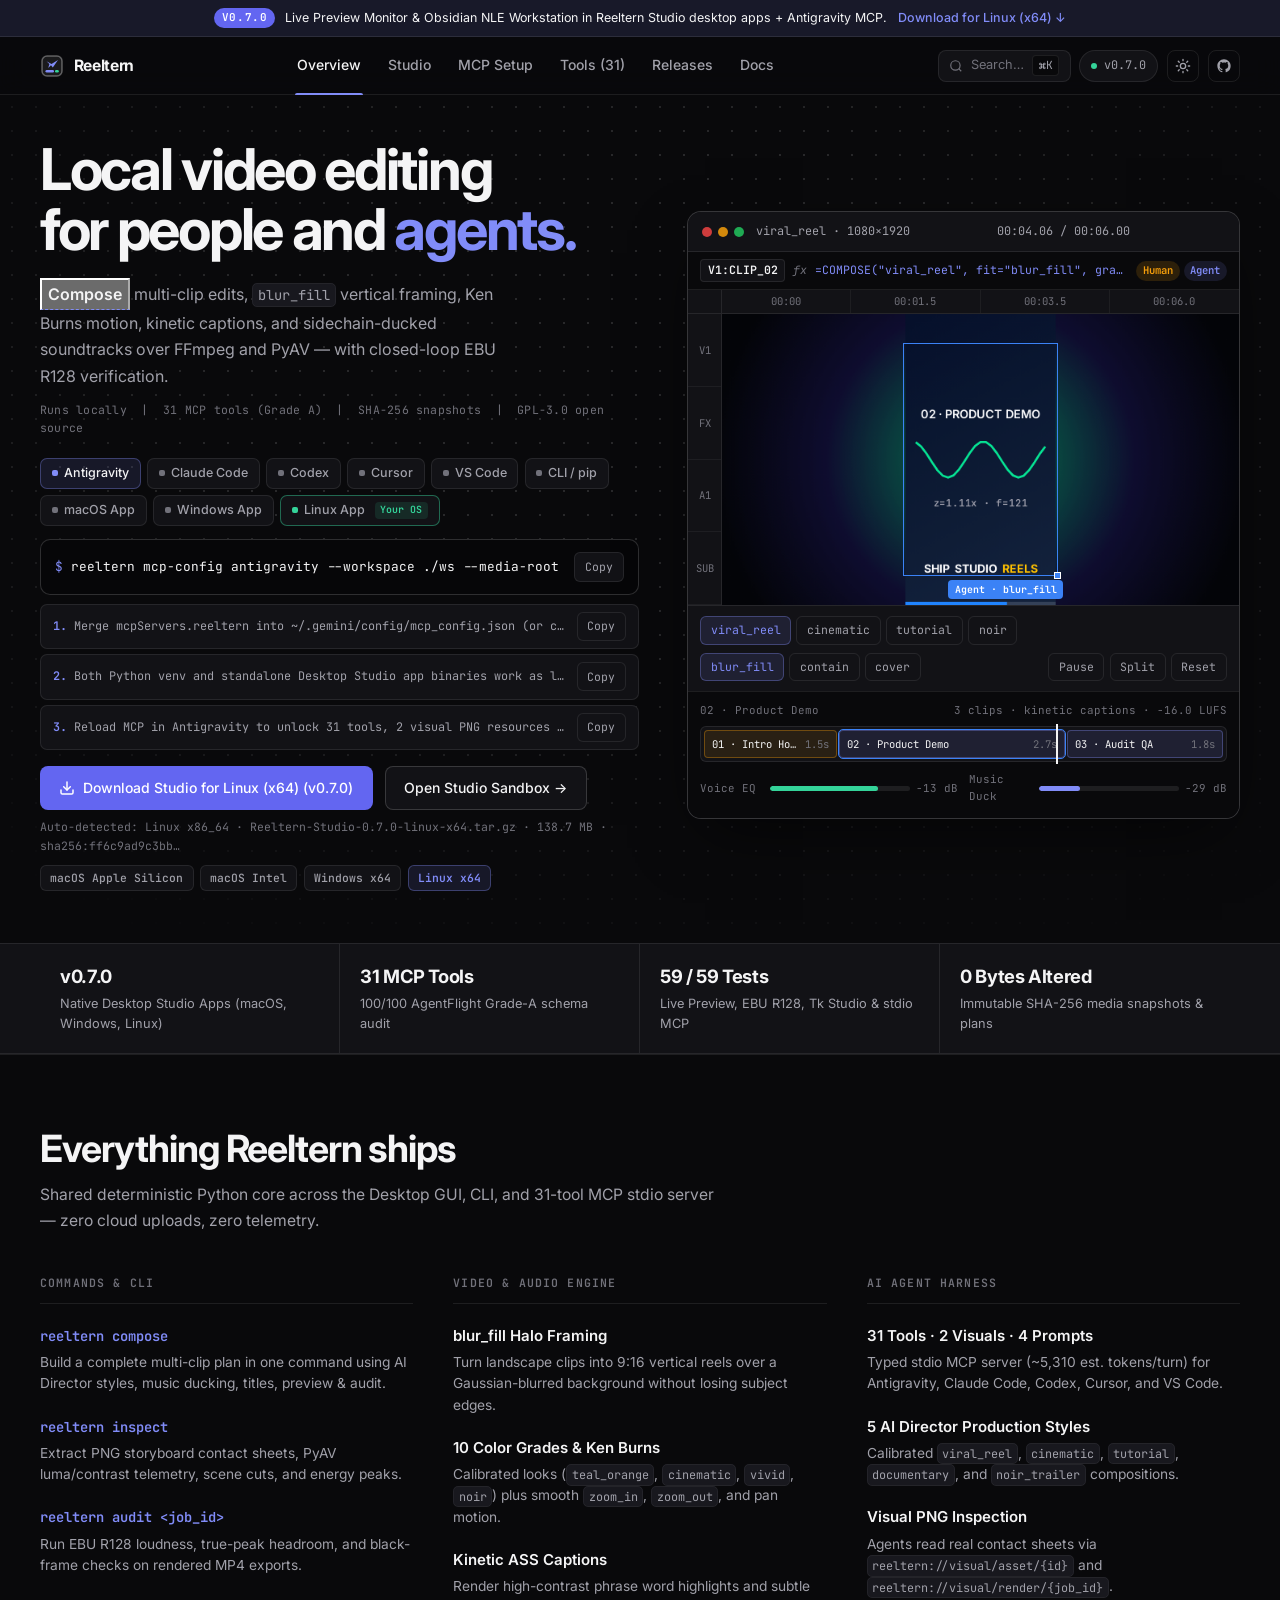
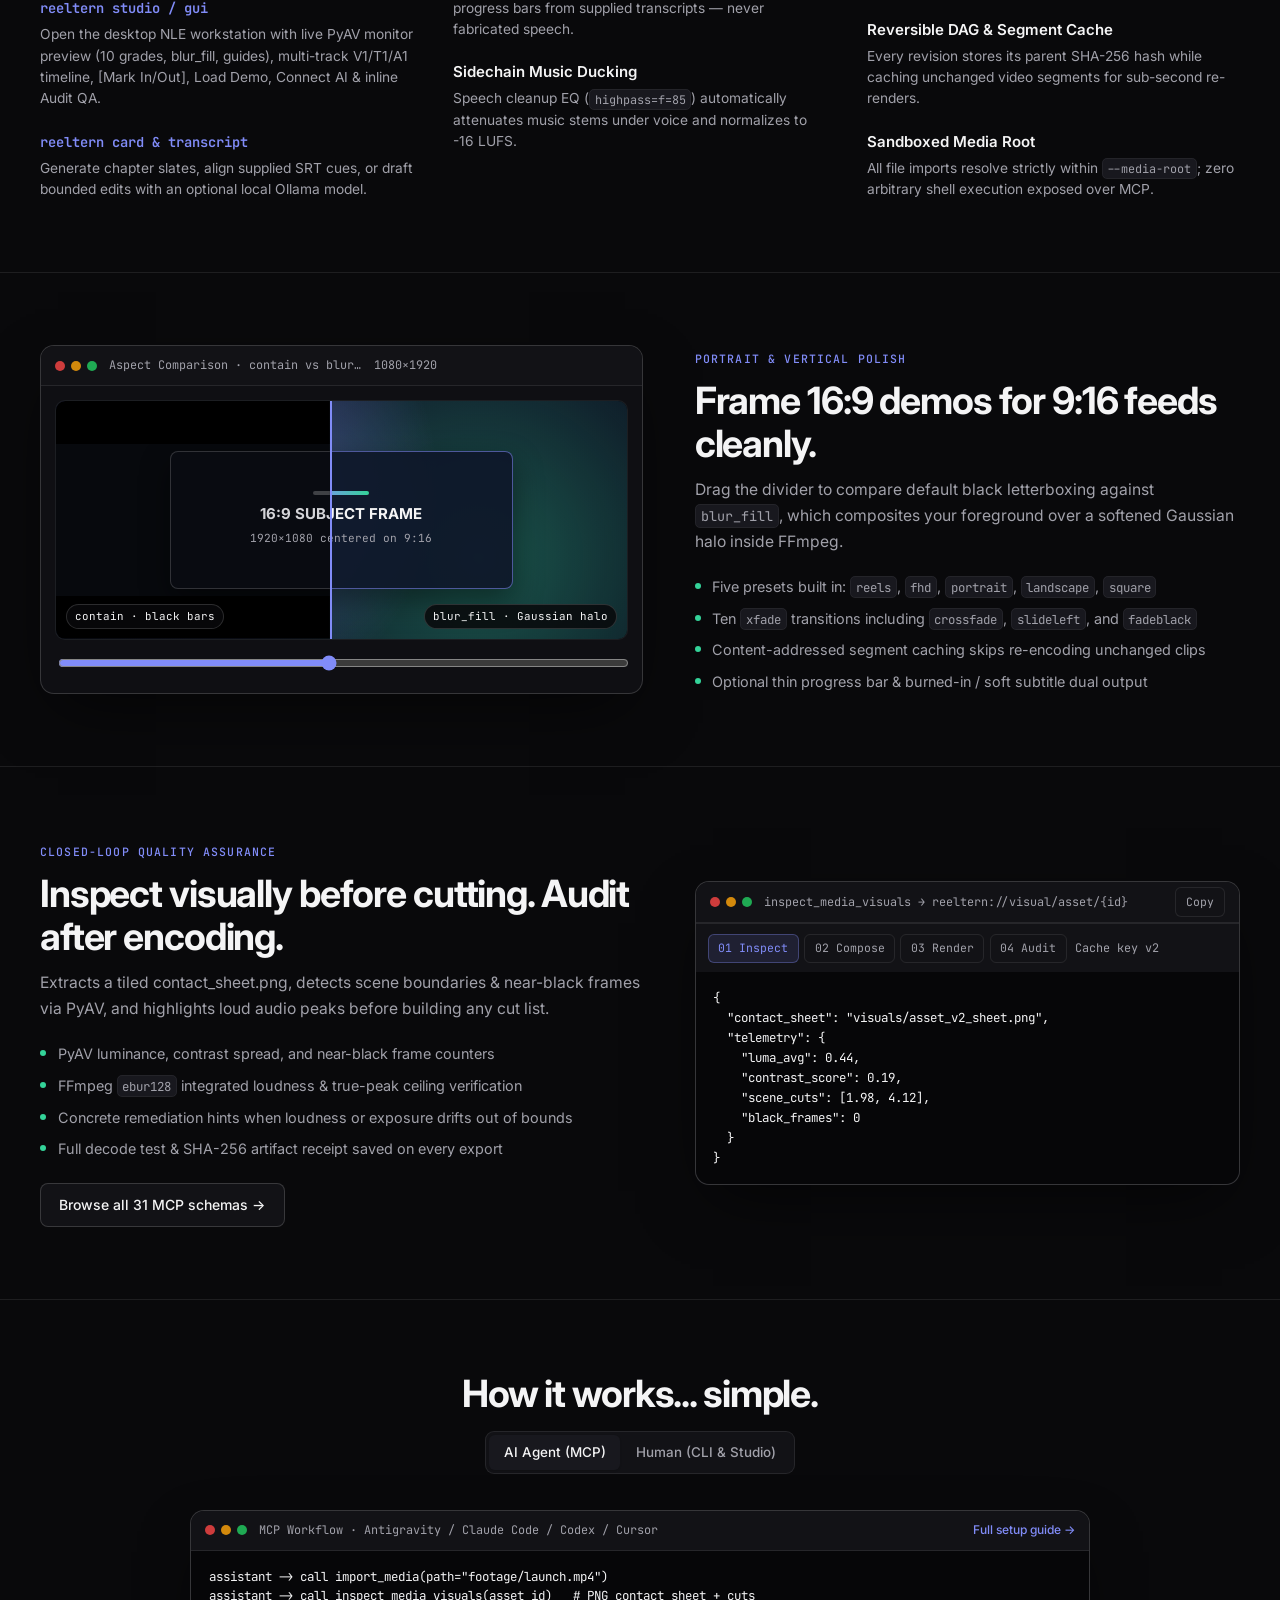
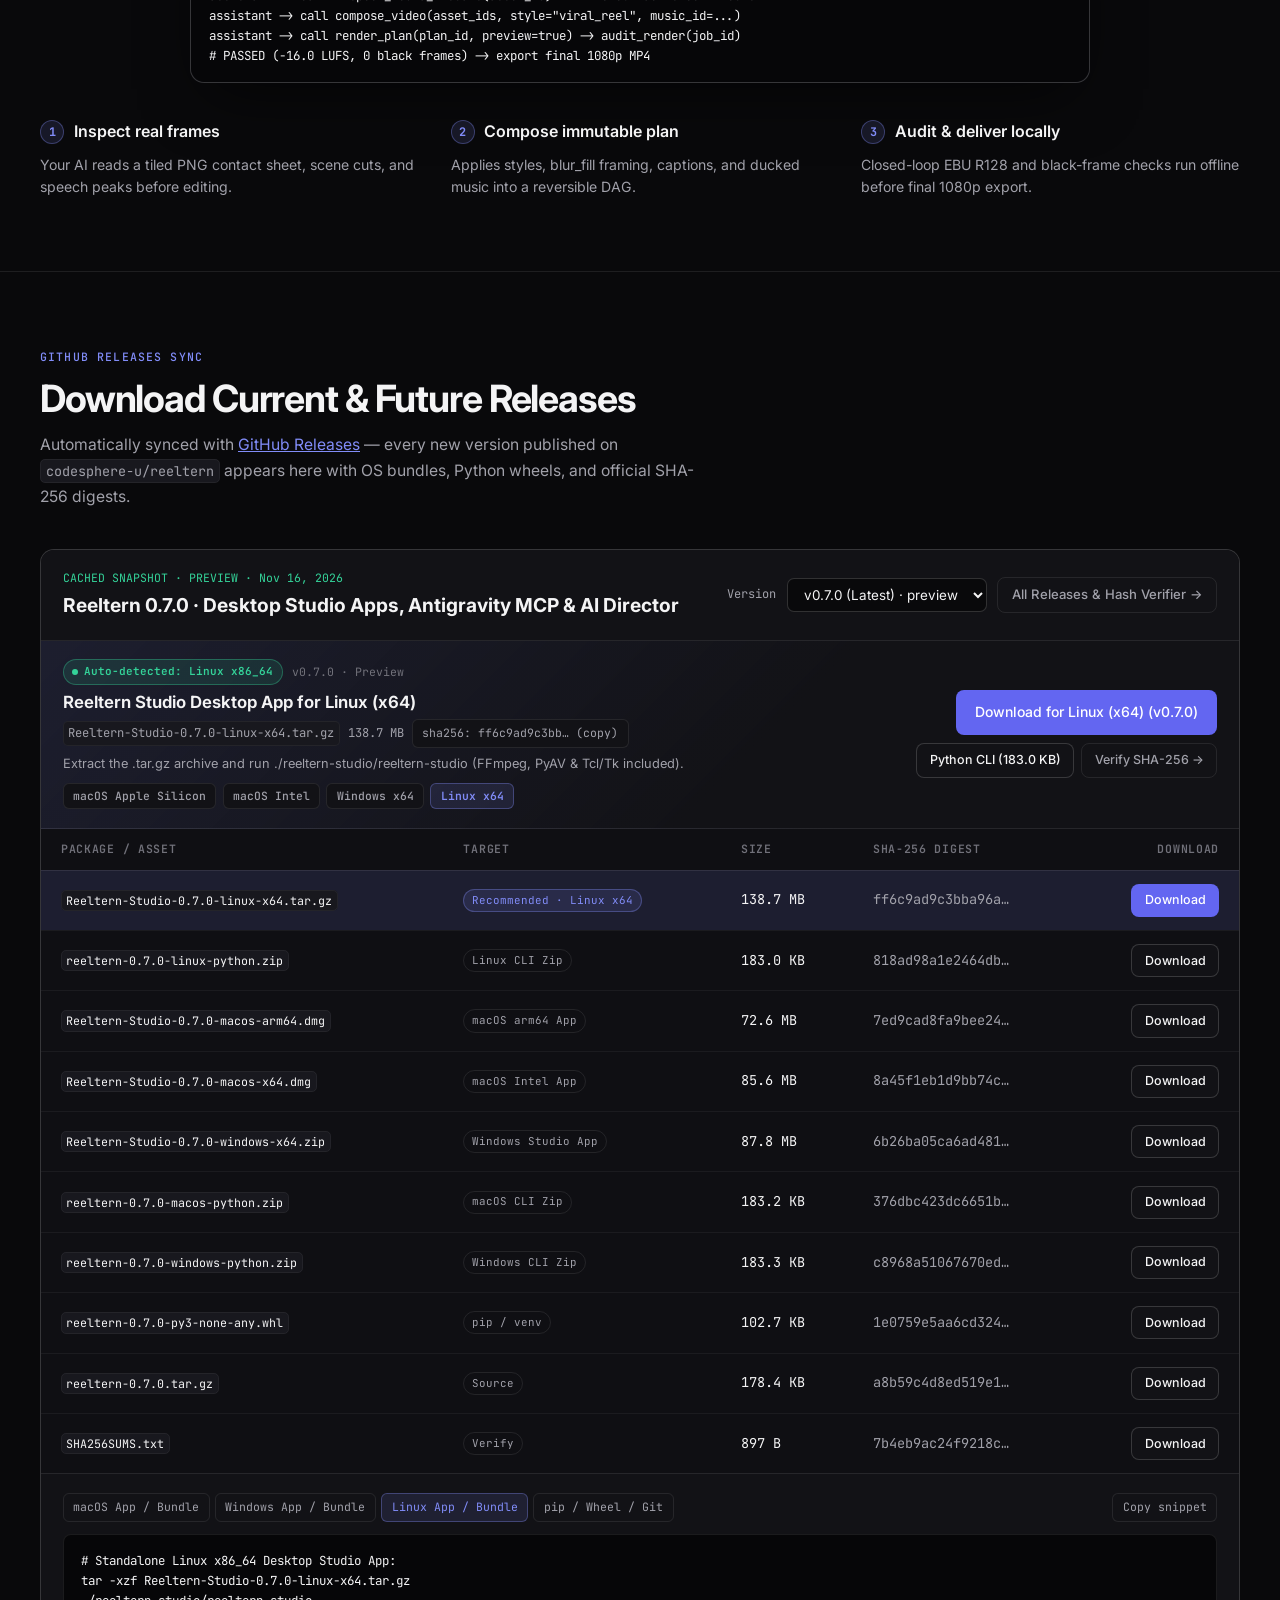
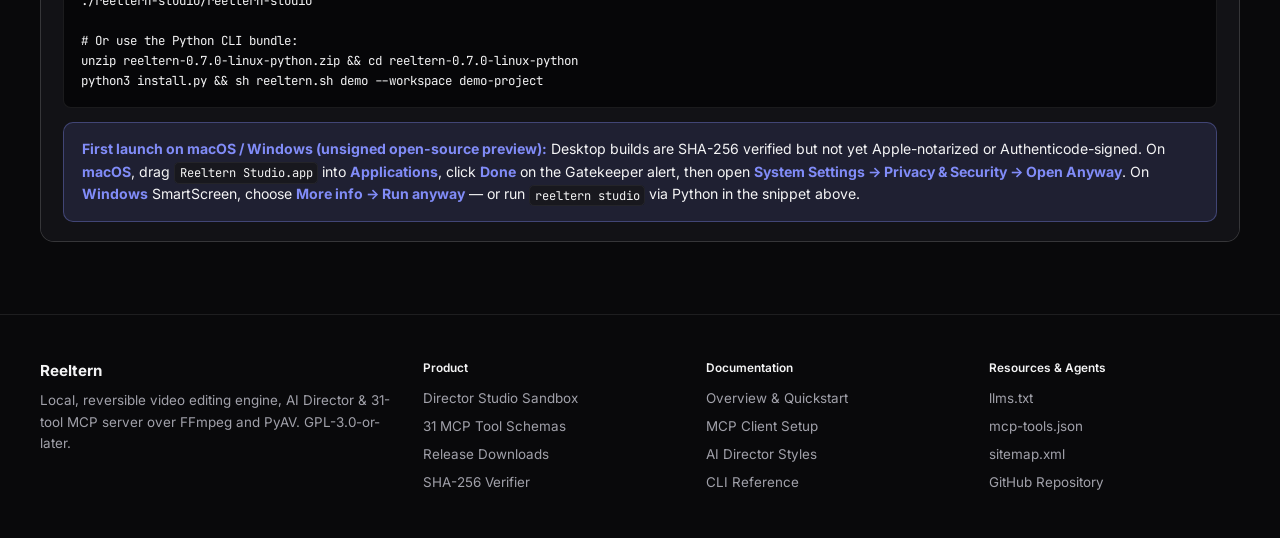
<file: website/index.html>
<!doctype html>
<html lang="en" data-theme="dark">
  <head>
    <meta charset="utf-8" />
    <meta name="viewport" content="width=device-width, initial-scale=1.0" />
    <title>Reeltern — Local Video Editing Engine, AI Director &amp; MCP Server</title>
    <meta
      name="description"
      content="Local, reversible video editing for people and AI assistants: blur_fill vertical framing, Ken Burns motion, kinetic ASS captions, sidechain music ducking, 31 Grade-A MCP tools, and verified SHA-256 exports."
    />
    <meta name="robots" content="index, follow" />
    <meta name="theme-color" content="#09090b" />
    <link rel="canonical" href="https://codesphere-u.github.io/reeltern/" />
    <link rel="icon" type="image/svg+xml" href="./favicon.svg?v=0.7.0" />
    <link rel="manifest" href="./manifest.webmanifest" />

    <meta property="og:type" content="website" />
    <meta property="og:url" content="https://codesphere-u.github.io/reeltern/" />
    <meta property="og:site_name" content="Reeltern" />
    <meta property="og:title" content="Reeltern — Local Video Editing for People and Agents" />
    <meta
      property="og:description"
      content="AI Director auto-compose, closed-loop EBU R128 audit QA, blur_fill framing, kinetic captions, and 31 AgentFlight Grade-A MCP tools."
    />
    <meta property="og:image" content="https://codesphere-u.github.io/reeltern/og-image.svg" />
    <meta name="twitter:card" content="summary_large_image" />
    <meta name="twitter:image" content="https://codesphere-u.github.io/reeltern/og-image.svg" />

    <script>
      (function () {
        try {
          var saved = localStorage.getItem('reeltern-theme');
          if (saved === 'light' || saved === 'dark') {
            document.documentElement.setAttribute('data-theme', saved);
          }
        } catch (e) {}
      })();
    </script>
    <link rel="stylesheet" href="./styles.css?v=0.7.0" />
    <script type="application/ld+json">
      {
        "@context": "https://schema.org",
        "@type": "SoftwareApplication",
        "name": "Reeltern",
        "applicationCategory": "MultimediaApplication",
        "operatingSystem": "macOS, Windows, Linux",
        "softwareVersion": "0.7.0",
        "license": "https://www.gnu.org/licenses/gpl-3.0.html",
        "url": "https://codesphere-u.github.io/reeltern/",
        "downloadUrl": "https://github.com/codesphere-u/reeltern/releases",
        "description": "Local reversible video editing desktop studio, CLI, AI Director composition, closed-loop quality audit, and 31 MCP stdio tools for Antigravity, Claude Code, Codex, Cursor, and VS Code."
      }
    </script>
  </head>
  <body>
    <div class="top-banner">
      <div class="top-banner-inner">
        <span class="banner-pill" data-latest-badge>v0.7.0</span>
        <span>Live Preview Monitor &amp; Obsidian NLE Workstation in Reeltern Studio desktop apps + Antigravity MCP.</span>
        <a class="banner-link" id="top-banner-dl" href="#downloads">Download Desktop Studio →</a>
      </div>
    </div>

    <header class="site-header">
      <div class="header-inner">
        <a class="brand-link" href="./" aria-label="Reeltern home">
          <svg viewBox="0 0 24 24" fill="none" aria-hidden="true">
            <rect x="2" y="2" width="20" height="20" rx="5" fill="currentColor" fill-opacity="0.08" stroke="currentColor" stroke-opacity="0.35" stroke-width="1.5" />
            <path d="M6.5 7.2L11.5 10L18 6L12.8 13.5L11 11.2L8.2 14L9.4 10Z" fill="#818cf8" />
            <rect x="5.5" y="16" width="8.5" height="2.6" rx="1.3" fill="#818cf8" />
            <rect x="15" y="16" width="3.8" height="2.6" rx="1.3" fill="#34d399" />
          </svg>
          <span>Reeltern</span>
        </a>

        <button class="menu-toggle" type="button" aria-label="Toggle navigation" aria-expanded="false">☰</button>

        <nav class="header-nav" aria-label="Primary navigation">
          <a class="nav-link active" href="./">Overview</a>
          <a class="nav-link" href="./studio.html">Studio</a>
          <a class="nav-link" href="./docs.html#mcp-setup">MCP Setup</a>
          <a class="nav-link" href="./tools.html">Tools (31)</a>
          <a class="nav-link" href="./releases.html">Releases</a>
          <a class="nav-link" href="./docs.html">Docs</a>
        </nav>

        <div class="header-actions">
          <button class="cmd-k-btn" type="button" id="open-cmdk" aria-label="Quick search">
            <svg width="14" height="14" viewBox="0 0 24 24" fill="none" stroke="currentColor" stroke-width="2" aria-hidden="true">
              <circle cx="11" cy="11" r="8" />
              <line x1="21" y1="21" x2="16.65" y2="16.65" />
            </svg>
            <span class="cmd-k-text">Search…</span>
            <kbd>⌘K</kbd>
          </button>

          <a class="release-pill" href="#downloads" title="Latest GitHub release">
            <span class="pulse-dot" aria-hidden="true"></span>
            <span data-latest-tag>v0.7.0</span>
          </a>

          <button class="icon-btn" type="button" id="theme-toggle" aria-label="Toggle light or dark theme" title="Switch light / dark theme">
            <svg width="16" height="16" viewBox="0 0 24 24" fill="none" stroke="currentColor" stroke-width="2" stroke-linecap="round" stroke-linejoin="round" aria-hidden="true">
              <circle cx="12" cy="12" r="4" />
              <path d="M12 2v2M12 20v2M4.93 4.93l1.41 1.41M17.66 17.66l1.41 1.41M2 12h2M20 12h2M4.93 19.07l1.41-1.41M17.66 6.34l1.41-1.41" />
            </svg>
          </button>

          <a class="icon-btn" href="https://github.com/codesphere-u/reeltern" target="_blank" rel="noopener noreferrer" aria-label="Reeltern on GitHub">
            <svg width="16" height="16" viewBox="0 0 24 24" fill="currentColor" aria-hidden="true">
              <path d="M12 2C6.477 2 2 6.484 2 12.017c0 4.425 2.865 8.18 6.839 9.504.5.092.682-.217.682-.483 0-.237-.008-.868-.013-1.703-2.782.605-3.369-1.343-3.369-1.343-.454-1.158-1.11-1.466-1.11-1.466-.908-.62.069-.608.069-.608 1.003.07 1.53 1.032 1.53 1.032.892 1.53 2.341 1.088 2.91.832.092-.647.35-1.088.636-1.338-2.22-.253-4.555-1.113-4.555-4.951 0-1.093.39-1.988 1.029-2.688-.103-.253-.446-1.272.098-2.65 0 0 .84-.27 2.75 1.026A9.564 9.564 0 0112 6.844c.85.004 1.705.115 2.504.337 1.909-1.296 2.747-1.027 2.747-1.027.546 1.379.202 2.398.1 2.651.64.7 1.028 1.595 1.028 2.688 0 3.848-2.339 4.695-4.566 4.943.359.309.678.92.678 1.855 0 1.338-.012 2.419-.012 2.747 0 .268.18.58.688.482A10.019 10.019 0 0022 12.017C22 6.484 17.522 2 12 2z" />
            </svg>
          </a>
        </div>
      </div>
    </header>

    <main>
      <!-- HERO: Plannotator clarity + Stitch client selector + Univer domain canvas -->
      <section class="hero">
        <div class="hero-dots" aria-hidden="true"></div>
        <div class="container hero-grid">
          <div>
            <h1 class="hero-title">
              Local video editing<br />
              for people and <span class="hero-accent">agents.</span>
            </h1>

            <p class="hero-subtitle">
              <button type="button" class="interactive-word" id="hero-preview-word" title="Click to split & preview timeline cut">Compose</button>
              multi-clip edits, <code>blur_fill</code> vertical framing, Ken Burns motion, kinetic captions, and sidechain-ducked soundtracks over FFmpeg and PyAV — with closed-loop EBU R128 verification.
            </p>

            <p class="hero-meta-line">
              Runs locally &nbsp;|&nbsp; 31 MCP tools (Grade A) &nbsp;|&nbsp; SHA-256 snapshots &nbsp;|&nbsp; GPL-3.0 open source
            </p>

            <!-- Client / Install Selector (Plannotator + Stitch style) -->
            <div class="agent-selector" id="hero-target-tabs" role="tablist" aria-label="Select MCP client or Desktop Studio installer">
              <button class="agent-btn active" type="button" data-target="antigravity"><span class="agent-dot"></span>Antigravity</button>
              <button class="agent-btn" type="button" data-target="claude"><span class="agent-dot"></span>Claude Code</button>
              <button class="agent-btn" type="button" data-target="codex"><span class="agent-dot"></span>Codex</button>
              <button class="agent-btn" type="button" data-target="cursor"><span class="agent-dot"></span>Cursor</button>
              <button class="agent-btn" type="button" data-target="vscode"><span class="agent-dot"></span>VS Code</button>
              <button class="agent-btn" type="button" data-target="cli"><span class="agent-dot"></span>CLI / pip</button>
              <button class="agent-btn" type="button" data-target="macos"><span class="agent-dot"></span>macOS App</button>
              <button class="agent-btn" type="button" data-target="windows"><span class="agent-dot"></span>Windows App</button>
              <button class="agent-btn" type="button" data-target="linux"><span class="agent-dot"></span>Linux App</button>
            </div>

            <div class="install-box">
              <pre class="install-cmd"><span class="prompt">$</span><span id="hero-cmd-text">reeltern mcp-config antigravity --workspace ./ws --media-root ./footage</span></pre>
              <button class="copy-btn" type="button" id="hero-copy-cmd">Copy</button>
            </div>

            <div class="hero-detail-steps" id="hero-steps-list"></div>

            <div class="hero-cta-row">
              <a class="btn btn-primary" id="hero-primary-dl" href="#downloads">
                <svg width="16" height="16" viewBox="0 0 24 24" fill="none" stroke="currentColor" stroke-width="2.2" stroke-linecap="round" stroke-linejoin="round" aria-hidden="true">
                  <path d="M21 15v4a2 2 0 0 1-2 2H5a2 2 0 0 1-2-2v-4" />
                  <polyline points="7 10 12 15 17 10" />
                  <line x1="12" y1="15" x2="12" y2="3" />
                </svg>
                <span id="hero-dl-label">Download Latest Release</span>
              </a>
              <a class="btn btn-secondary" href="./studio.html">Open Studio Sandbox →</a>
            </div>
            <div class="smart-dl-meta" id="hero-dl-meta">Detecting OS &amp; CPU architecture…</div>
            <div class="os-switcher" id="hero-os-switcher" aria-label="Detected and selectable operating systems"></div>
          </div>

          <!-- RIGHT: Univer-inspired Studio NLE Frame -->
          <div class="studio-frame" id="workstation-hero">
            <div class="window-chrome">
              <div class="traffic-lights" aria-hidden="true">
                <span class="tl-r"></span>
                <span class="tl-y"></span>
                <span class="tl-g"></span>
              </div>
              <div class="window-label" id="ws-style-badge">viral_reel · 1080×1920</div>
              <div class="window-label" id="ws-timecode">00:01.40 / 00:06.00</div>
            </div>

            <!-- Univer Formula Bar -->
            <div class="formula-bar">
              <div class="formula-left">
                <span class="formula-cell" id="ws-cell-ref">V1:CLIP_02</span>
                <span class="formula-fx">fx</span>
                <span class="formula-expr" id="ws-formula-expr">=COMPOSE("viral_reel", fit="blur_fill", grade="vivid")</span>
              </div>
              <div class="collab-avatars">
                <span class="collab-badge collab-human">Human</span>
                <span class="collab-badge collab-agent">Agent</span>
              </div>
            </div>

            <!-- Univer Grid Headers + Stage -->
            <div class="nle-grid-wrap">
              <div class="nle-col-corner"></div>
              <div class="nle-col-headers" aria-hidden="true">
                <span>00:00</span>
                <span>00:01.5</span>
                <span>00:03.5</span>
                <span>00:06.0</span>
              </div>

              <div class="nle-row-headers" aria-hidden="true">
                <span>V1</span>
                <span>FX</span>
                <span>A1</span>
                <span>SUB</span>
              </div>

              <div class="canvas-stage">
                <canvas id="hero-preview-canvas" width="640" height="360" aria-label="Interactive Reeltern video compositor canvas"></canvas>
                <div class="selection-box" id="ws-selection-box" aria-hidden="true">
                  <span class="selection-handle"></span>
                  <span class="agent-cursor-tag" id="ws-agent-tag">Agent · blur_fill</span>
                </div>
              </div>
            </div>

            <!-- Canvas Style & Transport Controls -->
            <div class="canvas-toolbar">
              <div class="pill-selector" id="ws-style-pills">
                <button class="chip-btn active" type="button" data-style="viral_reel">viral_reel</button>
                <button class="chip-btn" type="button" data-style="cinematic">cinematic</button>
                <button class="chip-btn" type="button" data-style="tutorial">tutorial</button>
                <button class="chip-btn" type="button" data-style="noir_trailer">noir</button>
              </div>
              <div class="pill-selector" id="ws-fit-pills">
                <button class="chip-btn active" type="button" data-fit="blur_fill">blur_fill</button>
                <button class="chip-btn" type="button" data-fit="contain">contain</button>
                <button class="chip-btn" type="button" data-fit="cover">cover</button>
              </div>
              <div class="pill-selector">
                <button class="chip-btn" type="button" id="ws-play-btn">Pause</button>
                <button class="chip-btn" type="button" id="ws-split-btn">Split</button>
                <button class="chip-btn" type="button" id="ws-reset-btn">Reset</button>
              </div>
            </div>

            <!-- Timeline Rail + Audio Ducking Meters -->
            <div class="timeline-dock">
              <div class="timeline-track-header">
                <span id="ws-scene-pill">02 · Product Demo</span>
                <span id="ws-timeline-summary">3 clips · kinetic captions · -16.0 LUFS</span>
              </div>
              <div class="timeline-rail" id="ws-timeline-rail" title="Click anywhere on track to scrub">
                <div class="playhead-needle" id="ws-playhead" style="left: 23%;"></div>
              </div>
              <div class="duck-meters">
                <div class="meter-row">
                  <span>Voice EQ</span>
                  <div class="meter-track"><div class="meter-fill voice" id="meter-voice" style="width: 72%;"></div></div>
                  <span id="meter-voice-db">-14 dB</span>
                </div>
                <div class="meter-row">
                  <span>Music Duck</span>
                  <div class="meter-track"><div class="meter-fill music" id="meter-music" style="width: 28%;"></div></div>
                  <span id="meter-music-db">-26 dB</span>
                </div>
              </div>
            </div>
          </div>
        </div>
      </section>

      <!-- PROOF BAR (Plannotator hairline bar) -->
      <section class="proof-bar" aria-label="Verified engineering metrics">
        <div class="container proof-grid">
          <div class="proof-item">
            <div class="proof-val" id="proof-release-val">v0.7.0</div>
            <div class="proof-desc">Native Desktop Studio Apps (macOS, Windows, Linux)</div>
          </div>
          <div class="proof-item">
            <div class="proof-val">31 MCP Tools</div>
            <div class="proof-desc">100/100 AgentFlight Grade-A schema audit</div>
          </div>
          <div class="proof-item">
            <div class="proof-val">59 / 59 Tests</div>
            <div class="proof-desc">Live Preview, EBU R128, Tk Studio &amp; stdio MCP</div>
          </div>
          <div class="proof-item">
            <div class="proof-val">0 Bytes Altered</div>
            <div class="proof-desc">Immutable SHA-256 media snapshots &amp; plans</div>
          </div>
        </div>
      </section>

      <!-- BORDERLESS 3-COLUMN INDEX ("Everything Reeltern ships") -->
      <section class="section">
        <div class="container">
          <div class="section-header" data-reveal>
            <h2 class="section-title">Everything Reeltern ships</h2>
            <p class="section-sub">Shared deterministic Python core across the Desktop GUI, CLI, and 31-tool MCP stdio server — zero cloud uploads, zero telemetry.</p>
          </div>

          <div class="index-3col" data-reveal>
            <div>
              <h3 class="index-col-title">Commands &amp; CLI</h3>
              <div class="index-list">
                <div class="index-entry">
                  <h3><span class="cmd-accent">reeltern compose</span></h3>
                  <p>Build a complete multi-clip plan in one command using AI Director styles, music ducking, titles, preview &amp; audit.</p>
                </div>
                <div class="index-entry">
                  <h3><span class="cmd-accent">reeltern inspect</span></h3>
                  <p>Extract PNG storyboard contact sheets, PyAV luma/contrast telemetry, scene cuts, and energy peaks.</p>
                </div>
                <div class="index-entry">
                  <h3><span class="cmd-accent">reeltern audit &lt;job_id&gt;</span></h3>
                  <p>Run EBU R128 loudness, true-peak headroom, and black-frame checks on rendered MP4 exports.</p>
                </div>
                <div class="index-entry">
                  <h3><span class="cmd-accent">reeltern studio / gui</span></h3>
                  <p>Open the desktop NLE workstation with live PyAV monitor preview (10 grades, blur_fill, guides), multi-track V1/T1/A1 timeline, [Mark In/Out], Load Demo, Connect AI &amp; inline Audit QA.</p>
                </div>
                <div class="index-entry">
                  <h3><span class="cmd-accent">reeltern card &amp; transcript</span></h3>
                  <p>Generate chapter slates, align supplied SRT cues, or draft bounded edits with an optional local Ollama model.</p>
                </div>
              </div>
            </div>

            <div>
              <h3 class="index-col-title">Video &amp; Audio Engine</h3>
              <div class="index-list">
                <div class="index-entry">
                  <h3>blur_fill Halo Framing</h3>
                  <p>Turn landscape clips into 9:16 vertical reels over a Gaussian-blurred background without losing subject edges.</p>
                </div>
                <div class="index-entry">
                  <h3>10 Color Grades &amp; Ken Burns</h3>
                  <p>Calibrated looks (<code>teal_orange</code>, <code>cinematic</code>, <code>vivid</code>, <code>noir</code>) plus smooth <code>zoom_in</code>, <code>zoom_out</code>, and pan motion.</p>
                </div>
                <div class="index-entry">
                  <h3>Kinetic ASS Captions</h3>
                  <p>Render high-contrast phrase word highlights and subtle progress bars from supplied transcripts — never fabricated speech.</p>
                </div>
                <div class="index-entry">
                  <h3>Sidechain Music Ducking</h3>
                  <p>Speech cleanup EQ (<code>highpass=f=85</code>) automatically attenuates music stems under voice and normalizes to -16 LUFS.</p>
                </div>
              </div>
            </div>

            <div>
              <h3 class="index-col-title">AI Agent Harness</h3>
              <div class="index-list">
                <div class="index-entry">
                  <h3>31 Tools · 2 Visuals · 4 Prompts</h3>
                  <p>Typed stdio MCP server (~5,310 est. tokens/turn) for Antigravity, Claude Code, Codex, Cursor, and VS Code.</p>
                </div>
                <div class="index-entry">
                  <h3>5 AI Director Production Styles</h3>
                  <p>Calibrated <code>viral_reel</code>, <code>cinematic</code>, <code>tutorial</code>, <code>documentary</code>, and <code>noir_trailer</code> compositions.</p>
                </div>
                <div class="index-entry">
                  <h3>Visual PNG Inspection</h3>
                  <p>Agents read real contact sheets via <code>reeltern://visual/asset/{id}</code> and <code>reeltern://visual/render/{job_id}</code>.</p>
                </div>
                <div class="index-entry">
                  <h3>Reversible DAG &amp; Segment Cache</h3>
                  <p>Every revision stores its parent SHA-256 hash while caching unchanged video segments for sub-second re-renders.</p>
                </div>
                <div class="index-entry">
                  <h3>Sandboxed Media Root</h3>
                  <p>All file imports resolve strictly within <code>--media-root</code>; zero arbitrary shell execution exposed over MCP.</p>
                </div>
              </div>
            </div>
          </div>
        </div>
      </section>

      <!-- SPLIT SHOWCASE 1: Blur_fill Interactive Slider -->
      <section class="section">
        <div class="container split-row" data-reveal>
          <div class="studio-frame split-visual">
            <div class="window-chrome">
              <div class="traffic-lights" aria-hidden="true">
                <span class="tl-r"></span><span class="tl-y"></span><span class="tl-g"></span>
              </div>
              <div class="window-label">Aspect Comparison · contain vs blur_fill</div>
              <div class="window-label">1080×1920</div>
            </div>

            <div class="compare-box" id="blur-compare" style="--split: 48%;">
              <div class="compare-layer compare-blur">
                <div class="compare-subject">
                  <div class="compare-wave" aria-hidden="true"></div>
                  <strong>16:9 SUBJECT FRAME</strong>
                  <small>1920×1080 centered on 9:16</small>
                </div>
              </div>
              <div class="compare-layer compare-contain" id="blur-mask">
                <div class="compare-subject is-contain">
                  <div class="compare-wave is-dim" aria-hidden="true"></div>
                  <strong>16:9 SUBJECT FRAME</strong>
                  <small>1920×1080 centered on 9:16</small>
                </div>
              </div>
              <div class="compare-divider" id="blur-divider"></div>
              <span class="compare-tag left">contain · black bars</span>
              <span class="compare-tag right">blur_fill · Gaussian halo</span>
            </div>

            <div class="range-wrap">
              <input class="slider-input" id="blur-slider" type="range" min="10" max="90" value="48" aria-label="Compare contain vs blur_fill framing" />
            </div>
          </div>

          <div class="split-copy">
            <span class="section-kicker">Portrait &amp; Vertical Polish</span>
            <h2 class="section-title">Frame 16:9 demos for 9:16 feeds cleanly.</h2>
            <p class="section-sub">
              Drag the divider to compare default black letterboxing against <code>blur_fill</code>, which composites your foreground over a softened Gaussian halo inside FFmpeg.
            </p>
            <ul>
              <li>Five presets built in: <code>reels</code>, <code>fhd</code>, <code>portrait</code>, <code>landscape</code>, <code>square</code></li>
              <li>Ten <code>xfade</code> transitions including <code>crossfade</code>, <code>slideleft</code>, and <code>fadeblack</code></li>
              <li>Content-addressed segment caching skips re-encoding unchanged clips</li>
              <li>Optional thin progress bar &amp; burned-in / soft subtitle dual output</li>
            </ul>
          </div>
        </div>
      </section>

      <!-- SPLIT SHOWCASE 2: 4-Stage Closed-Loop Audit -->
      <section class="section">
        <div class="container split-row is-reversed" data-reveal>
          <div class="studio-frame split-visual">
            <div class="window-chrome">
              <div class="traffic-lights" aria-hidden="true">
                <span class="tl-r"></span><span class="tl-y"></span><span class="tl-g"></span>
              </div>
              <div class="window-label" id="stage-title">inspect_media_visuals → reeltern://visual/asset/{id}</div>
              <button class="copy-btn" type="button" id="stage-copy-btn">Copy</button>
            </div>
            <div class="canvas-toolbar">
              <div class="pill-selector" role="tablist" aria-label="Closed-loop pipeline stages">
                <button class="chip-btn stage-item active" type="button" data-stage="inspect">01 Inspect</button>
                <button class="chip-btn stage-item" type="button" data-stage="compose">02 Compose</button>
                <button class="chip-btn stage-item" type="button" data-stage="render">03 Render</button>
                <button class="chip-btn stage-item" type="button" data-stage="audit">04 Audit</button>
              </div>
              <span class="window-label" id="stage-foot">Cache key v2</span>
            </div>
            <pre class="code-window window-code-body" id="stage-code"></pre>
          </div>

          <div class="split-copy">
            <span class="section-kicker">Closed-Loop Quality Assurance</span>
            <h2 class="section-title">Inspect visually before cutting. Audit after encoding.</h2>
            <p class="section-sub" id="stage-desc">
              Instead of guessing timestamps blindly, Reeltern extracts a real PNG contact sheet, scene cuts, and loudness peaks — then audits the rendered MP4 against EBU R128 before delivery.
            </p>
            <ul>
              <li>PyAV luminance, contrast spread, and near-black frame counters</li>
              <li>FFmpeg <code>ebur128</code> integrated loudness &amp; true-peak ceiling verification</li>
              <li>Concrete remediation hints when loudness or exposure drifts out of bounds</li>
              <li>Full decode test &amp; SHA-256 artifact receipt saved on every export</li>
            </ul>
            <div style="margin-top: 1.4rem;">
              <a class="btn btn-secondary" href="./tools.html">Browse all 31 MCP schemas →</a>
            </div>
          </div>
        </div>
      </section>

      <!-- HOW IT WORKS (Plannotator 2-tab switcher + 3 clean columns) -->
      <section class="section">
        <div class="container" data-reveal>
          <div class="steps-header">
            <h2 class="section-title" style="margin-bottom: 1rem;">How it works... simple.</h2>
            <div class="segmented-tabs" role="tablist" aria-label="Choose workflow mode">
              <button class="seg-btn active" type="button" data-how-mode="agent">AI Agent (MCP)</button>
              <button class="seg-btn" type="button" data-how-mode="human">Human (CLI &amp; Studio)</button>
            </div>
          </div>

          <div class="studio-frame" style="max-width: 900px; margin-inline: auto;">
            <div class="window-chrome">
              <div class="traffic-lights" aria-hidden="true">
                <span class="tl-r"></span><span class="tl-y"></span><span class="tl-g"></span>
              </div>
              <div class="window-label" id="how-window-title">MCP Workflow · Antigravity / Claude Code / Codex / Cursor</div>
              <a class="banner-link" href="./docs.html#mcp-setup" style="font-size: 0.75rem;">Full setup guide →</a>
            </div>
            <pre class="code-window window-code-body" id="how-code-view"></pre>
          </div>

          <div class="how-steps-3" id="how-steps-grid"></div>
        </div>
      </section>

      <!-- DOWNLOADS & FUTURE RELEASES VAULT (#downloads) -->
      <section class="section" id="downloads">
        <div class="container">
          <div class="section-header" data-reveal>
            <span class="section-kicker">GitHub Releases Sync</span>
            <h2 class="section-title">Download Current &amp; Future Releases</h2>
            <p class="section-sub">
              Automatically synced with <a href="https://github.com/codesphere-u/reeltern/releases" target="_blank" rel="noopener noreferrer" style="color: var(--accent); text-decoration: underline;">GitHub Releases</a> — every new version published on <code>codesphere-u/reeltern</code> appears here with OS bundles, Python wheels, and official SHA-256 digests.
            </p>
          </div>

          <div class="vault-card" data-reveal>
            <div class="vault-toolbar">
              <div>
                <div class="mono" style="font-size: 0.72rem; color: var(--verified);" id="dl-release-status">Syncing live releases…</div>
                <h3 style="margin: 0.2rem 0 0; font-size: 1.2rem;" id="dl-release-title">Reeltern Release Packages</h3>
              </div>

              <div style="display: flex; align-items: center; gap: 0.65rem; flex-wrap: wrap;">
                <label for="dl-release-select" class="mono" style="font-size: 0.75rem; color: var(--ink-muted);">Version</label>
                <select id="dl-release-select" class="release-select" aria-label="Select release version"></select>
                <a class="btn btn-ghost" href="./releases.html" style="padding: 0.42rem 0.85rem; font-size: 0.82rem;">All Releases &amp; Hash Verifier →</a>
              </div>
            </div>

            <div class="smart-dl-card" data-smart-download data-variant="vault"></div>

            <div class="table-wrap">
              <table class="asset-table">
                <thead>
                  <tr>
                    <th>Package / Asset</th>
                    <th>Target</th>
                    <th>Size</th>
                    <th>SHA-256 Digest</th>
                    <th style="text-align: right;">Download</th>
                  </tr>
                </thead>
                <tbody id="dl-asset-tbody"></tbody>
              </table>
            </div>

            <div class="vault-footer-install">
              <div style="display: flex; justify-content: space-between; align-items: center; gap: 0.75rem; flex-wrap: wrap; margin-bottom: 0.75rem;">
                <div class="pill-selector" id="os-guide-tabs">
                  <button class="chip-btn active" type="button" data-os-tab="macos">macOS App / Bundle</button>
                  <button class="chip-btn" type="button" data-os-tab="windows">Windows App / Bundle</button>
                  <button class="chip-btn" type="button" data-os-tab="linux">Linux App / Bundle</button>
                  <button class="chip-btn" type="button" data-os-tab="wheel">pip / Wheel / Git</button>
                </div>
                <button class="copy-btn" type="button" id="os-copy-btn">Copy snippet</button>
              </div>
              <pre class="code-window" id="os-install-code" style="border-radius: 8px; border: 1px solid var(--border);"></pre>
              <div class="callout" style="margin: 0.9rem 0 0;">
                <strong>First launch on macOS / Windows (unsigned open-source preview):</strong>
                Desktop builds are SHA-256 verified but not yet Apple-notarized or Authenticode-signed. On <strong>macOS</strong>, drag <code>Reeltern Studio.app</code> into <strong>Applications</strong>, click <strong>Done</strong> on the Gatekeeper alert, then open <strong>System Settings → Privacy &amp; Security → Open Anyway</strong>. On <strong>Windows</strong> SmartScreen, choose <strong>More info → Run anyway</strong> — or run <code>reeltern studio</code> via Python in the snippet above.
              </div>
            </div>
          </div>
        </div>
      </section>
    </main>

    <footer class="site-footer">
      <div class="container footer-grid">
        <div>
          <strong style="color: var(--ink); font-size: 0.95rem;">Reeltern</strong>
          <p style="margin: 0.45rem 0 0;">
            Local, reversible video editing engine, AI Director &amp; 31-tool MCP server over FFmpeg and PyAV. GPL-3.0-or-later.
          </p>
        </div>

        <div>
          <h4 class="footer-col-title">Product</h4>
          <div class="footer-col-list">
            <a href="./studio.html">Director Studio Sandbox</a>
            <a href="./tools.html">31 MCP Tool Schemas</a>
            <a href="#downloads">Release Downloads</a>
            <a href="./releases.html">SHA-256 Verifier</a>
          </div>
        </div>

        <div>
          <h4 class="footer-col-title">Documentation</h4>
          <div class="footer-col-list">
            <a href="./docs.html">Overview &amp; Quickstart</a>
            <a href="./docs.html#mcp-setup">MCP Client Setup</a>
            <a href="./docs.html#director-profiles">AI Director Styles</a>
            <a href="./docs.html#cli-reference">CLI Reference</a>
          </div>
        </div>

        <div>
          <h4 class="footer-col-title">Resources &amp; Agents</h4>
          <div class="footer-col-list">
            <a href="./llms.txt">llms.txt</a>
            <a href="./mcp-tools.json">mcp-tools.json</a>
            <a href="./sitemap.xml">sitemap.xml</a>
            <a href="https://github.com/codesphere-u/reeltern" target="_blank" rel="noopener noreferrer">GitHub Repository</a>
          </div>
        </div>
      </div>
    </footer>

    <!-- Command Palette (⌘K) -->
    <div class="cmdk-backdrop" id="cmdk-modal" role="dialog" aria-modal="true" aria-label="Quick search">
      <div class="cmdk-dialog">
        <div class="cmdk-input-row">
          <svg width="15" height="15" viewBox="0 0 24 24" fill="none" stroke="currentColor" stroke-width="2" aria-hidden="true">
            <circle cx="11" cy="11" r="8" />
            <line x1="21" y1="21" x2="16.65" y2="16.65" />
          </svg>
          <input id="cmdk-input" type="search" placeholder="Search 31 MCP tools, docs sections, or pages..." autocomplete="off" />
          <kbd style="font-size: 0.7rem;">ESC</kbd>
        </div>
        <div class="cmdk-results" id="cmdk-results"></div>
      </div>
    </div>

    <script src="./app.js?v=0.7.0"></script>
  </body>
</html>
</file>
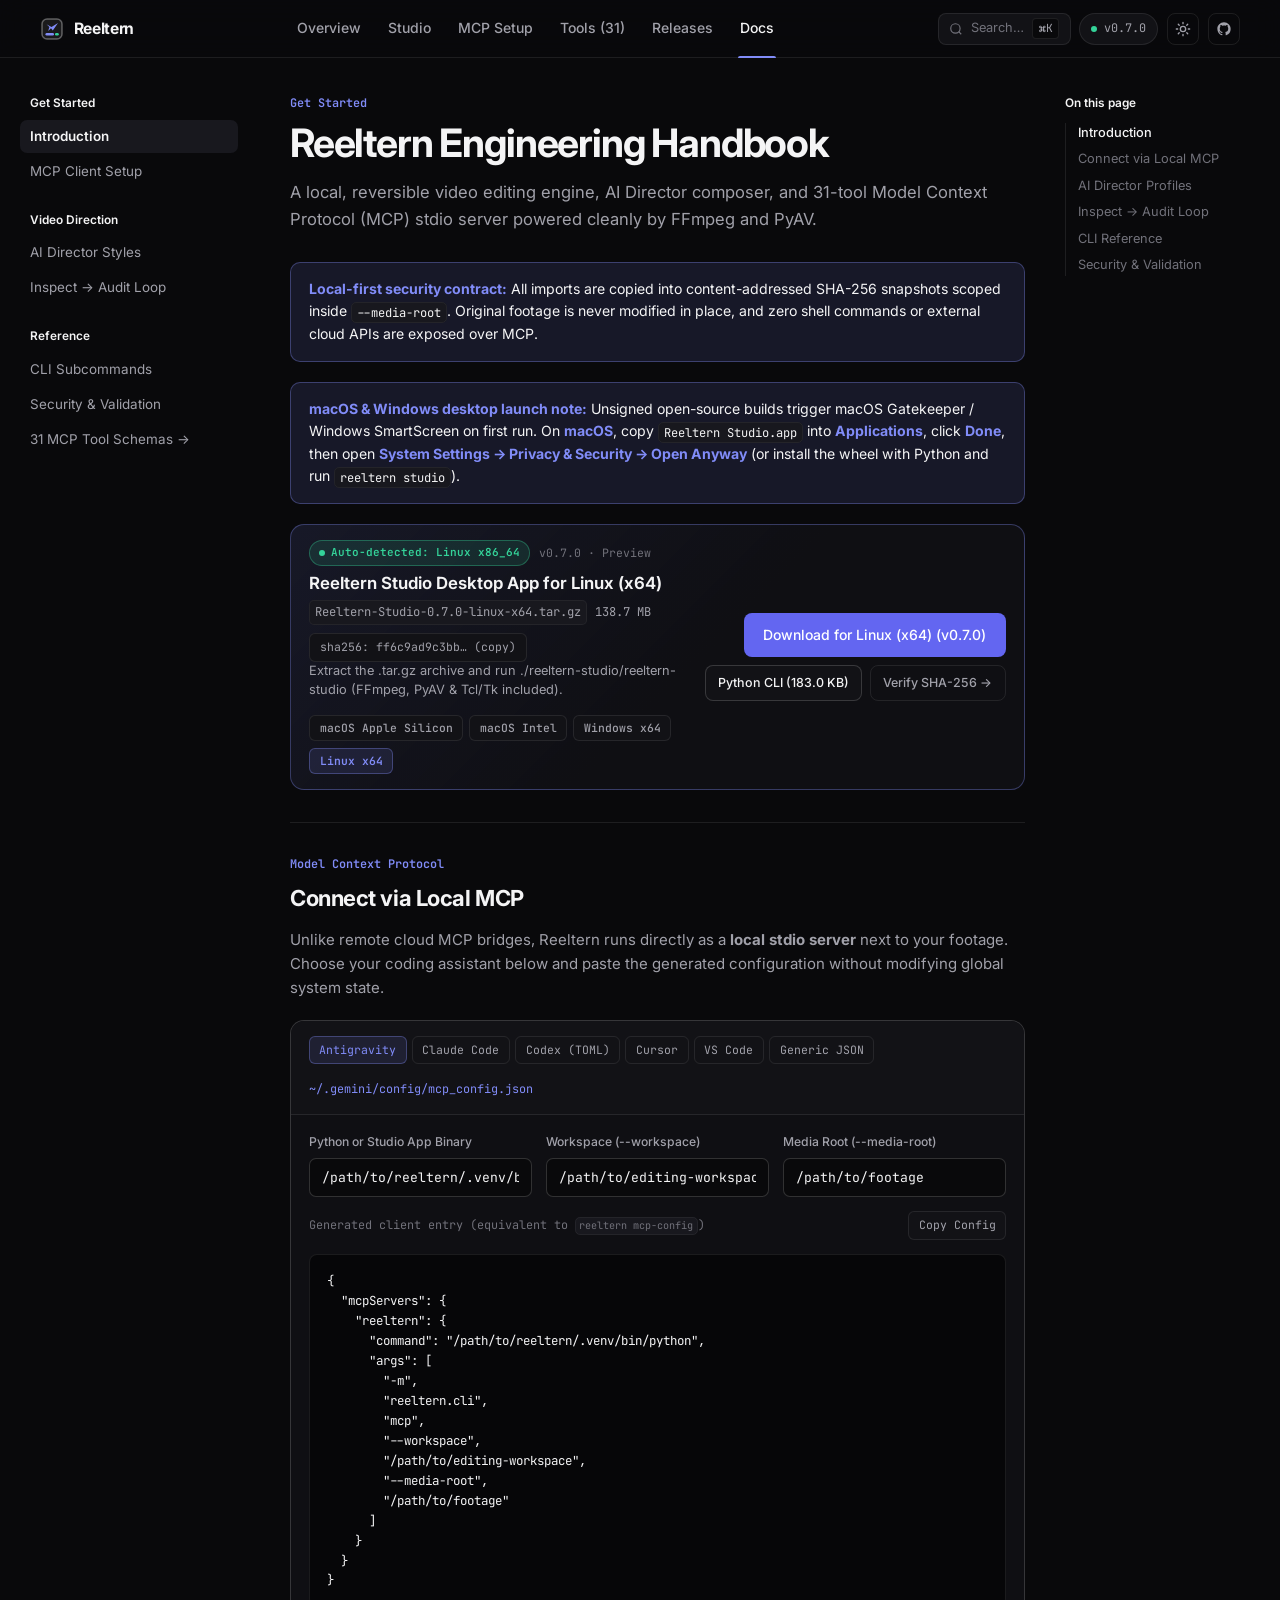
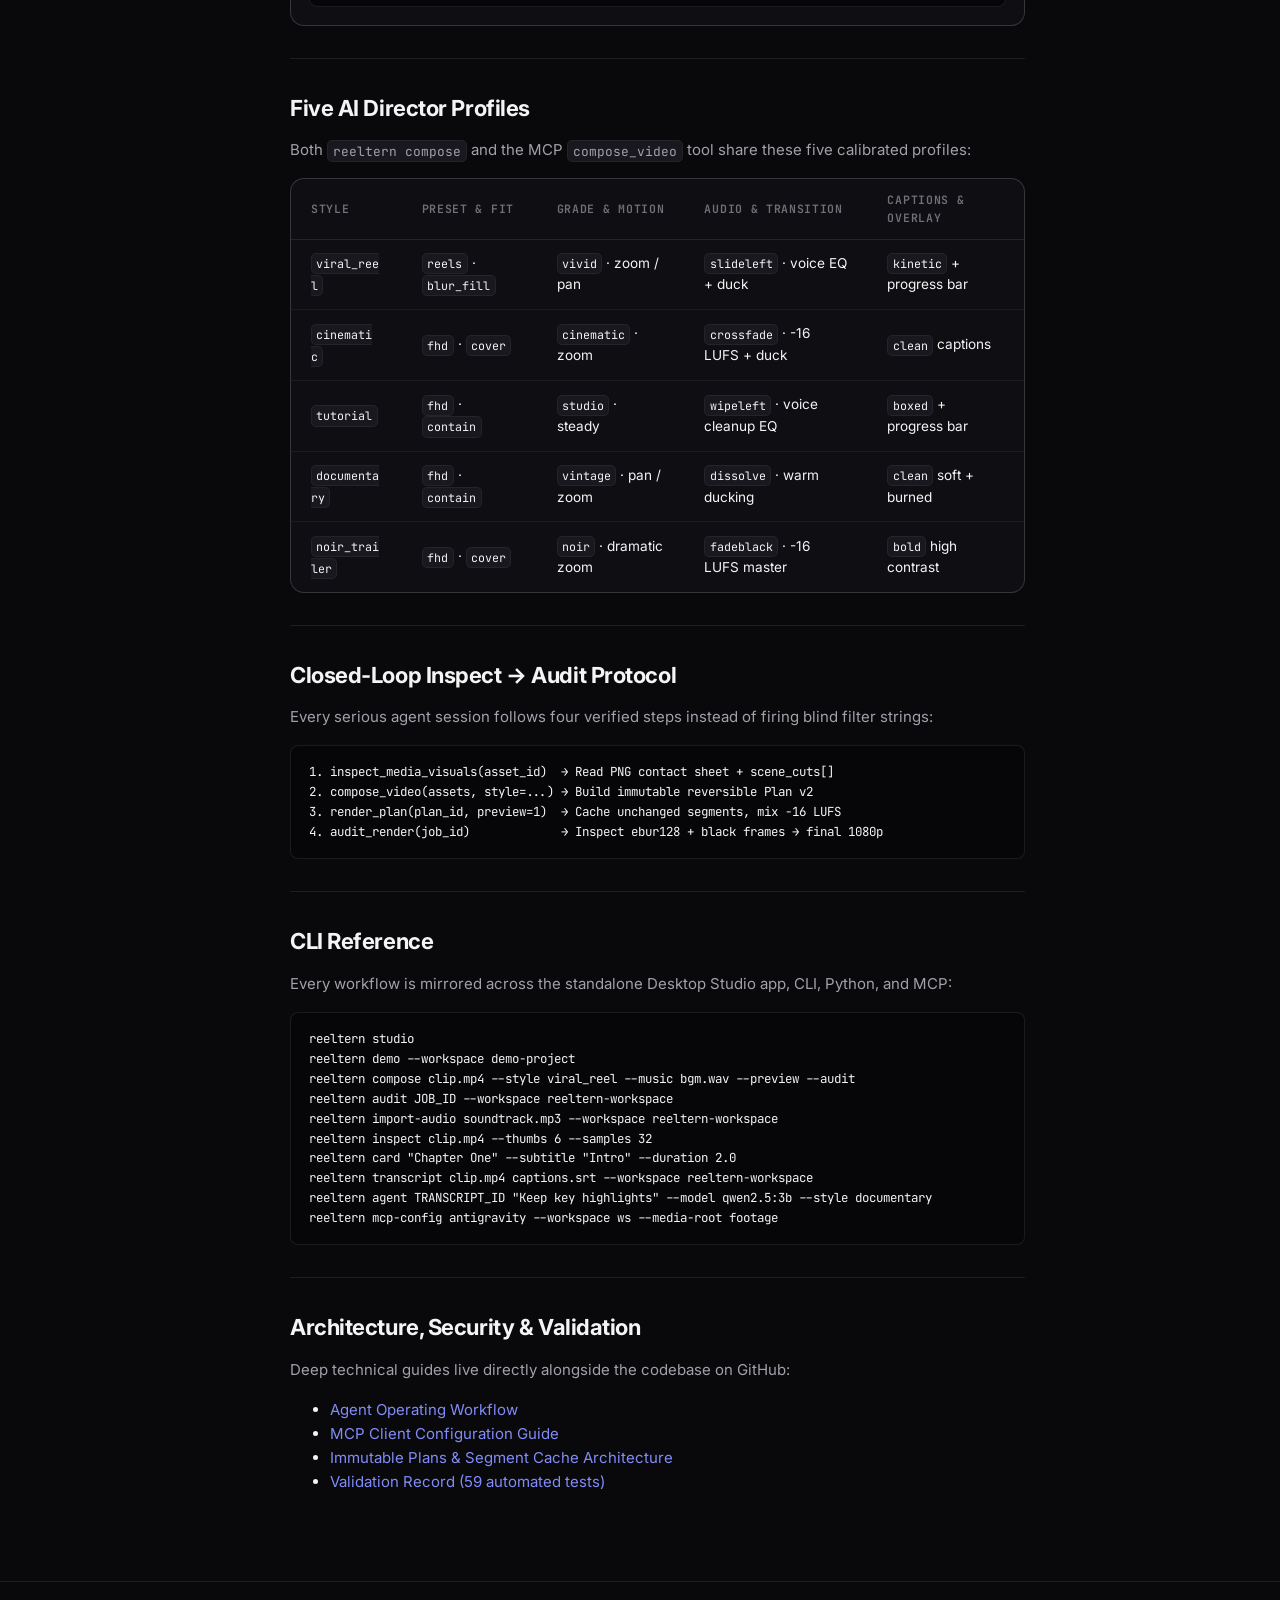
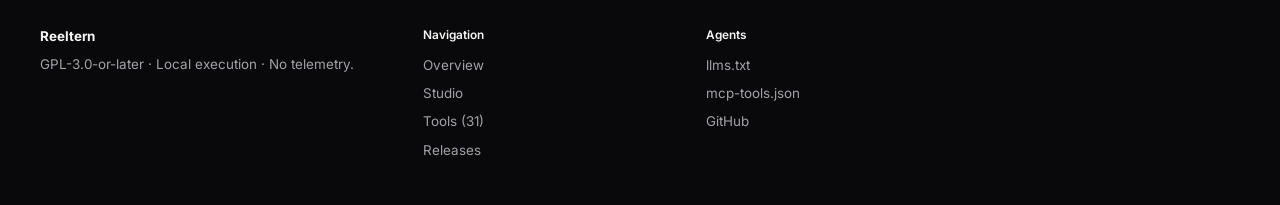
<file: website/docs.html>
<!doctype html>
<html lang="en" data-theme="dark">
  <head>
    <meta charset="utf-8" />
    <meta name="viewport" content="width=device-width, initial-scale=1.0" />
    <title>Reeltern Documentation — MCP Setup, AI Director &amp; CLI</title>
    <meta
      name="description"
      content="Documentation for Reeltern 0.7.0: Antigravity, Claude Code, Codex, Cursor & VS Code MCP setup, Desktop Studio apps, AI Director profiles, CLI reference, and verified test evidence."
    />
    <link rel="canonical" href="https://codesphere-u.github.io/reeltern/docs.html" />
    <link rel="icon" type="image/svg+xml" href="./favicon.svg?v=0.7.0" />
    <script>
      (function () {
        try {
          var saved = localStorage.getItem('reeltern-theme');
          if (saved === 'light' || saved === 'dark') document.documentElement.setAttribute('data-theme', saved);
        } catch (e) {}
      })();
    </script>
    <link rel="stylesheet" href="./styles.css?v=0.7.0" />
  </head>
  <body>
    <header class="site-header">
      <div class="header-inner">
        <a class="brand-link" href="./" aria-label="Reeltern home">
          <svg viewBox="0 0 24 24" fill="none" aria-hidden="true">
            <rect x="2" y="2" width="20" height="20" rx="5" fill="currentColor" fill-opacity="0.08" stroke="currentColor" stroke-opacity="0.35" stroke-width="1.5" />
            <path d="M6.5 7.2L11.5 10L18 6L12.8 13.5L11 11.2L8.2 14L9.4 10Z" fill="#818cf8" />
            <rect x="5.5" y="16" width="8.5" height="2.6" rx="1.3" fill="#818cf8" />
            <rect x="15" y="16" width="3.8" height="2.6" rx="1.3" fill="#34d399" />
          </svg>
          <span>Reeltern</span>
        </a>
        <button class="menu-toggle" type="button" aria-label="Toggle navigation" aria-expanded="false">☰</button>
        <nav class="header-nav" aria-label="Primary navigation">
          <a class="nav-link" href="./">Overview</a>
          <a class="nav-link" href="./studio.html">Studio</a>
          <a class="nav-link" href="./docs.html#mcp-setup">MCP Setup</a>
          <a class="nav-link" href="./tools.html">Tools (31)</a>
          <a class="nav-link" href="./releases.html">Releases</a>
          <a class="nav-link active" href="./docs.html">Docs</a>
        </nav>
        <div class="header-actions">
          <button class="cmd-k-btn" type="button" id="open-cmdk" aria-label="Quick search">
            <svg width="14" height="14" viewBox="0 0 24 24" fill="none" stroke="currentColor" stroke-width="2" aria-hidden="true">
              <circle cx="11" cy="11" r="8" /><line x1="21" y1="21" x2="16.65" y2="16.65" />
            </svg>
            <span class="cmd-k-text">Search…</span>
            <kbd>⌘K</kbd>
          </button>
          <a class="release-pill" href="./releases.html"><span class="pulse-dot"></span><span data-latest-tag>v0.7.0</span></a>
          <button class="icon-btn" type="button" id="theme-toggle" aria-label="Toggle theme" title="Switch light / dark theme">
            <svg width="16" height="16" viewBox="0 0 24 24" fill="none" stroke="currentColor" stroke-width="2" stroke-linecap="round" stroke-linejoin="round" aria-hidden="true">
              <circle cx="12" cy="12" r="4" /><path d="M12 2v2M12 20v2M4.93 4.93l1.41 1.41M17.66 17.66l1.41 1.41M2 12h2M20 12h2M4.93 19.07l1.41-1.41M17.66 6.34l1.41-1.41" />
            </svg>
          </button>
          <a class="icon-btn" href="https://github.com/codesphere-u/reeltern" target="_blank" rel="noopener noreferrer" aria-label="Reeltern on GitHub">
            <svg width="16" height="16" viewBox="0 0 24 24" fill="currentColor" aria-hidden="true">
              <path d="M12 2C6.477 2 2 6.484 2 12.017c0 4.425 2.865 8.18 6.839 9.504.5.092.682-.217.682-.483 0-.237-.008-.868-.013-1.703-2.782.605-3.369-1.343-3.369-1.343-.454-1.158-1.11-1.466-1.11-1.466-.908-.62.069-.608.069-.608 1.003.07 1.53 1.032 1.53 1.032.892 1.53 2.341 1.088 2.91.832.092-.647.35-1.088.636-1.338-2.22-.253-4.555-1.113-4.555-4.951 0-1.093.39-1.988 1.029-2.688-.103-.253-.446-1.272.098-2.65 0 0 .84-.27 2.75 1.026A9.564 9.564 0 0112 6.844c.85.004 1.705.115 2.504.337 1.909-1.296 2.747-1.027 2.747-1.027.546 1.379.202 2.398.1 2.651.64.7 1.028 1.595 1.028 2.688 0 3.848-2.339 4.695-4.566 4.943.359.309.678.92.678 1.855 0 1.338-.012 2.419-.012 2.747 0 .268.18.58.688.482A10.019 10.019 0 0022 12.017C22 6.484 17.522 2 12 2z" />
            </svg>
          </a>
        </div>
      </div>
    </header>

    <main>
      <div class="docs-shell">
        <!-- Left Sidebar (AG-UI Docs Navigation) -->
        <aside class="docs-sidebar" aria-label="Documentation sections">
          <div class="docs-nav-group">
            <div class="docs-nav-heading">Get Started</div>
            <div class="docs-nav-list">
              <a class="docs-nav-item active" href="#overview">Introduction</a>
              <a class="docs-nav-item" href="#mcp-setup">MCP Client Setup</a>
            </div>
          </div>
          <div class="docs-nav-group">
            <div class="docs-nav-heading">Video Direction</div>
            <div class="docs-nav-list">
              <a class="docs-nav-item" href="#director-profiles">AI Director Styles</a>
              <a class="docs-nav-item" href="#closed-loop">Inspect → Audit Loop</a>
            </div>
          </div>
          <div class="docs-nav-group">
            <div class="docs-nav-heading">Reference</div>
            <div class="docs-nav-list">
              <a class="docs-nav-item" href="#cli-reference">CLI Subcommands</a>
              <a class="docs-nav-item" href="#validation">Security &amp; Validation</a>
              <a class="docs-nav-item" href="./tools.html">31 MCP Tool Schemas →</a>
            </div>
          </div>
        </aside>

        <!-- Center Content Column -->
        <article class="docs-prose">
          <div id="overview">
            <div class="docs-eyebrow">Get Started</div>
            <h1>Reeltern Engineering Handbook</h1>
            <p class="lead">
              A local, reversible video editing engine, AI Director composer, and 31-tool Model Context Protocol (MCP) stdio server powered cleanly by FFmpeg and PyAV.
            </p>

            <div class="callout">
              <strong>Local-first security contract:</strong> All imports are copied into content-addressed SHA-256 snapshots scoped inside <code>--media-root</code>. Original footage is never modified in place, and zero shell commands or external cloud APIs are exposed over MCP.
            </div>
            <div class="callout">
              <strong>macOS &amp; Windows desktop launch note:</strong> Unsigned open-source builds trigger macOS Gatekeeper / Windows SmartScreen on first run. On <strong>macOS</strong>, copy <code>Reeltern Studio.app</code> into <strong>Applications</strong>, click <strong>Done</strong>, then open <strong>System Settings → Privacy &amp; Security → Open Anyway</strong> (or install the wheel with Python and run <code>reeltern studio</code>).
            </div>
            <div class="smart-dl-card is-compact" data-smart-download data-variant="compact" style="margin: 1.15rem 0 0;"></div>
          </div>

          <!-- Stitch-style Interactive MCP Client Setup -->
          <section id="mcp-setup">
            <div class="docs-eyebrow">Model Context Protocol</div>
            <h2>Connect via Local MCP</h2>
            <p>
              Unlike remote cloud MCP bridges, Reeltern runs directly as a <strong>local stdio server</strong> next to your footage. Choose your coding assistant below and paste the generated configuration without modifying global system state.
            </p>

            <div class="vault-card" style="margin-top: 1.25rem;">
              <div class="vault-toolbar" style="padding: 0.9rem 1.1rem;">
                <div class="pill-selector" id="mcp-client-tabs">
                  <button class="chip-btn active" type="button" data-client="antigravity">Antigravity</button>
                  <button class="chip-btn" type="button" data-client="claude-code">Claude Code</button>
                  <button class="chip-btn" type="button" data-client="codex">Codex (TOML)</button>
                  <button class="chip-btn" type="button" data-client="cursor">Cursor</button>
                  <button class="chip-btn" type="button" data-client="vscode">VS Code</button>
                  <button class="chip-btn" type="button" data-client="generic">Generic JSON</button>
                </div>
                <span class="mono" style="font-size: 0.74rem; color: var(--accent);" id="cfg-filename">~/.gemini/config/mcp_config.json</span>
              </div>

              <div style="padding: 1.1rem; display: flex; flex-direction: column; gap: 0.85rem;">
                <div class="control-grid-3">
                  <label class="control-group">
                    <span class="control-label">Python or Studio App Binary</span>
                    <input class="input-box" id="cfg-python" type="text" value="/path/to/reeltern/.venv/bin/python" />
                  </label>
                  <label class="control-group">
                    <span class="control-label">Workspace (--workspace)</span>
                    <input class="input-box" id="cfg-workspace" type="text" value="/path/to/editing-workspace" />
                  </label>
                  <label class="control-group">
                    <span class="control-label">Media Root (--media-root)</span>
                    <input class="input-box" id="cfg-media" type="text" value="/path/to/footage" />
                  </label>
                </div>

                <div style="display: flex; justify-content: space-between; align-items: center;">
                  <span class="mono" style="font-size: 0.74rem; color: var(--ink-subtle);">Generated client entry (equivalent to <code>reeltern mcp-config</code>)</span>
                  <button class="copy-btn" type="button" id="cfg-copy-btn">Copy Config</button>
                </div>
                <pre class="code-window" id="cfg-output" style="border-radius: 8px; border: 1px solid var(--border);"></pre>
              </div>
            </div>
          </section>

          <section id="director-profiles">
            <h2>Five AI Director Profiles</h2>
            <p>
              Both <code>reeltern compose</code> and the MCP <code>compose_video</code> tool share these five calibrated profiles:
            </p>
            <div class="vault-card">
              <div class="table-wrap">
                <table class="asset-table">
                  <thead>
                    <tr>
                      <th>Style</th>
                      <th>Preset &amp; Fit</th>
                      <th>Grade &amp; Motion</th>
                      <th>Audio &amp; Transition</th>
                      <th>Captions &amp; Overlay</th>
                    </tr>
                  </thead>
                  <tbody>
                    <tr>
                      <td><code>viral_reel</code></td>
                      <td><code>reels</code> · <code>blur_fill</code></td>
                      <td><code>vivid</code> · zoom / pan</td>
                      <td><code>slideleft</code> · voice EQ + duck</td>
                      <td><code>kinetic</code> + progress bar</td>
                    </tr>
                    <tr>
                      <td><code>cinematic</code></td>
                      <td><code>fhd</code> · <code>cover</code></td>
                      <td><code>cinematic</code> · zoom</td>
                      <td><code>crossfade</code> · -16 LUFS + duck</td>
                      <td><code>clean</code> captions</td>
                    </tr>
                    <tr>
                      <td><code>tutorial</code></td>
                      <td><code>fhd</code> · <code>contain</code></td>
                      <td><code>studio</code> · steady</td>
                      <td><code>wipeleft</code> · voice cleanup EQ</td>
                      <td><code>boxed</code> + progress bar</td>
                    </tr>
                    <tr>
                      <td><code>documentary</code></td>
                      <td><code>fhd</code> · <code>contain</code></td>
                      <td><code>vintage</code> · pan / zoom</td>
                      <td><code>dissolve</code> · warm ducking</td>
                      <td><code>clean</code> soft + burned</td>
                    </tr>
                    <tr>
                      <td><code>noir_trailer</code></td>
                      <td><code>fhd</code> · <code>cover</code></td>
                      <td><code>noir</code> · dramatic zoom</td>
                      <td><code>fadeblack</code> · -16 LUFS master</td>
                      <td><code>bold</code> high contrast</td>
                    </tr>
                  </tbody>
                </table>
              </div>
            </div>
          </section>

          <section id="closed-loop">
            <h2>Closed-Loop Inspect → Audit Protocol</h2>
            <p>
              Every serious agent session follows four verified steps instead of firing blind filter strings:
            </p>
            <pre class="code-window" style="border-radius: 8px; border: 1px solid var(--border);">1. inspect_media_visuals(asset_id)  → Read PNG contact sheet + scene_cuts[]
2. compose_video(assets, style=...) → Build immutable reversible Plan v2
3. render_plan(plan_id, preview=1)  → Cache unchanged segments, mix -16 LUFS
4. audit_render(job_id)             → Inspect ebur128 + black frames → final 1080p</pre>
          </section>

          <section id="cli-reference">
            <h2>CLI Reference</h2>
            <p>Every workflow is mirrored across the standalone Desktop Studio app, CLI, Python, and MCP:</p>
            <pre class="code-window" style="border-radius: 8px; border: 1px solid var(--border);">reeltern studio
reeltern demo --workspace demo-project
reeltern compose clip.mp4 --style viral_reel --music bgm.wav --preview --audit
reeltern audit JOB_ID --workspace reeltern-workspace
reeltern import-audio soundtrack.mp3 --workspace reeltern-workspace
reeltern inspect clip.mp4 --thumbs 6 --samples 32
reeltern card "Chapter One" --subtitle "Intro" --duration 2.0
reeltern transcript clip.mp4 captions.srt --workspace reeltern-workspace
reeltern agent TRANSCRIPT_ID "Keep key highlights" --model qwen2.5:3b --style documentary
reeltern mcp-config antigravity --workspace ws --media-root footage</pre>
          </section>

          <section id="validation">
            <h2>Architecture, Security &amp; Validation</h2>
            <p>Deep technical guides live directly alongside the codebase on GitHub:</p>
            <ul>
              <li><a href="https://github.com/codesphere-u/reeltern/blob/main/docs/agent-workflow.md" target="_blank" rel="noopener noreferrer" style="color: var(--accent);">Agent Operating Workflow</a></li>
              <li><a href="https://github.com/codesphere-u/reeltern/blob/main/docs/clients.md" target="_blank" rel="noopener noreferrer" style="color: var(--accent);">MCP Client Configuration Guide</a></li>
              <li><a href="https://github.com/codesphere-u/reeltern/blob/main/docs/architecture.md" target="_blank" rel="noopener noreferrer" style="color: var(--accent);">Immutable Plans &amp; Segment Cache Architecture</a></li>
              <li><a href="https://github.com/codesphere-u/reeltern/blob/main/VALIDATION.md" target="_blank" rel="noopener noreferrer" style="color: var(--accent);">Validation Record (59 automated tests)</a></li>
            </ul>
          </section>
        </article>

        <!-- Right Sticky TOC (AG-UI On This Page) -->
        <aside class="docs-toc" aria-label="On this page">
          <div class="toc-title">On this page</div>
          <nav class="toc-list">
            <a class="toc-link active" href="#overview">Introduction</a>
            <a class="toc-link" href="#mcp-setup">Connect via Local MCP</a>
            <a class="toc-link" href="#director-profiles">AI Director Profiles</a>
            <a class="toc-link" href="#closed-loop">Inspect → Audit Loop</a>
            <a class="toc-link" href="#cli-reference">CLI Reference</a>
            <a class="toc-link" href="#validation">Security &amp; Validation</a>
          </nav>
        </aside>
      </div>
    </main>

    <footer class="site-footer">
      <div class="container footer-grid">
        <div>
          <strong style="color: var(--ink);">Reeltern</strong>
          <p style="margin: 0.45rem 0 0;">GPL-3.0-or-later · Local execution · No telemetry.</p>
        </div>
        <div>
          <h4 class="footer-col-title">Navigation</h4>
          <div class="footer-col-list">
            <a href="./">Overview</a>
            <a href="./studio.html">Studio</a>
            <a href="./tools.html">Tools (31)</a>
            <a href="./releases.html">Releases</a>
          </div>
        </div>
        <div>
          <h4 class="footer-col-title">Agents</h4>
          <div class="footer-col-list">
            <a href="./llms.txt">llms.txt</a>
            <a href="./mcp-tools.json">mcp-tools.json</a>
            <a href="https://github.com/codesphere-u/reeltern" target="_blank" rel="noopener noreferrer">GitHub</a>
          </div>
        </div>
        <div></div>
      </div>
    </footer>

    <div class="cmdk-backdrop" id="cmdk-modal" role="dialog" aria-modal="true" aria-label="Quick search">
      <div class="cmdk-dialog">
        <div class="cmdk-input-row">
          <input id="cmdk-input" type="search" placeholder="Search 31 MCP tools, docs sections, or pages..." autocomplete="off" />
          <kbd style="font-size: 0.7rem;">ESC</kbd>
        </div>
        <div class="cmdk-results" id="cmdk-results"></div>
      </div>
    </div>

    <script src="./app.js?v=0.7.0"></script>
  </body>
</html>
</file>
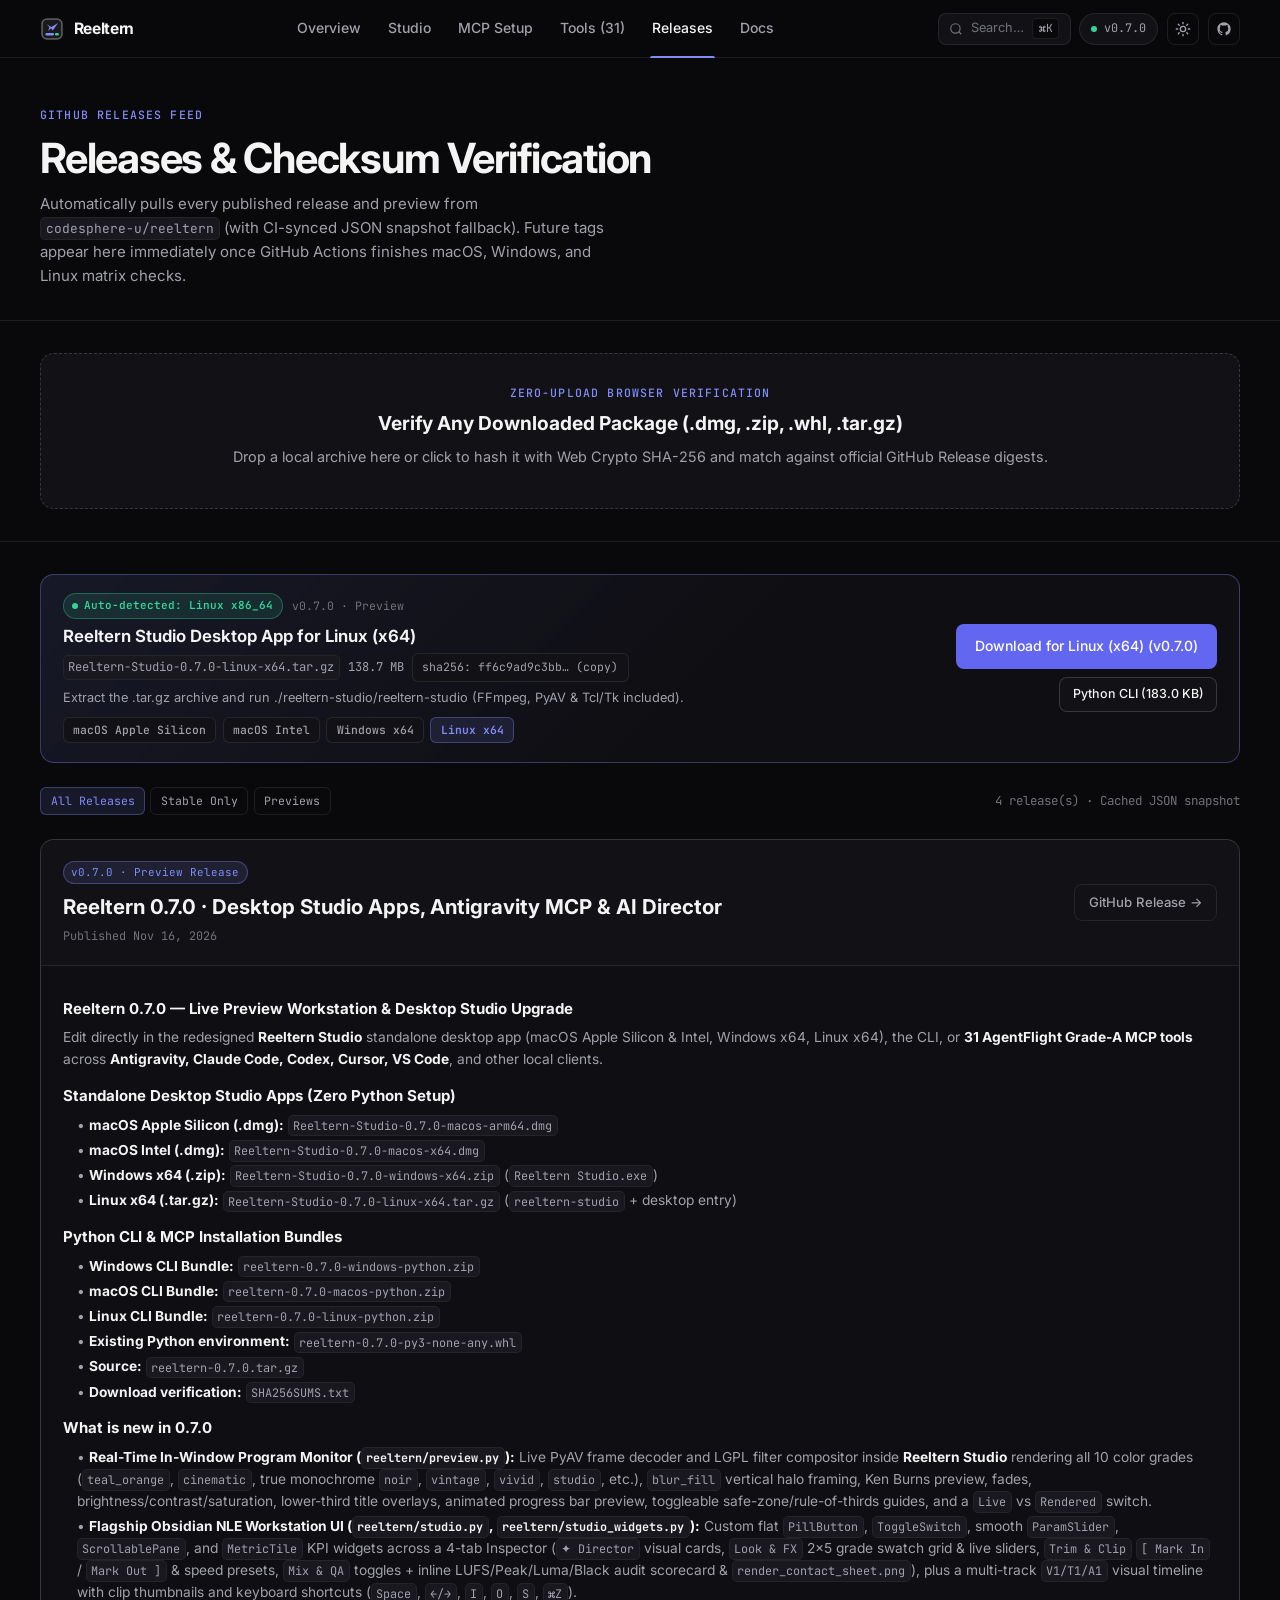
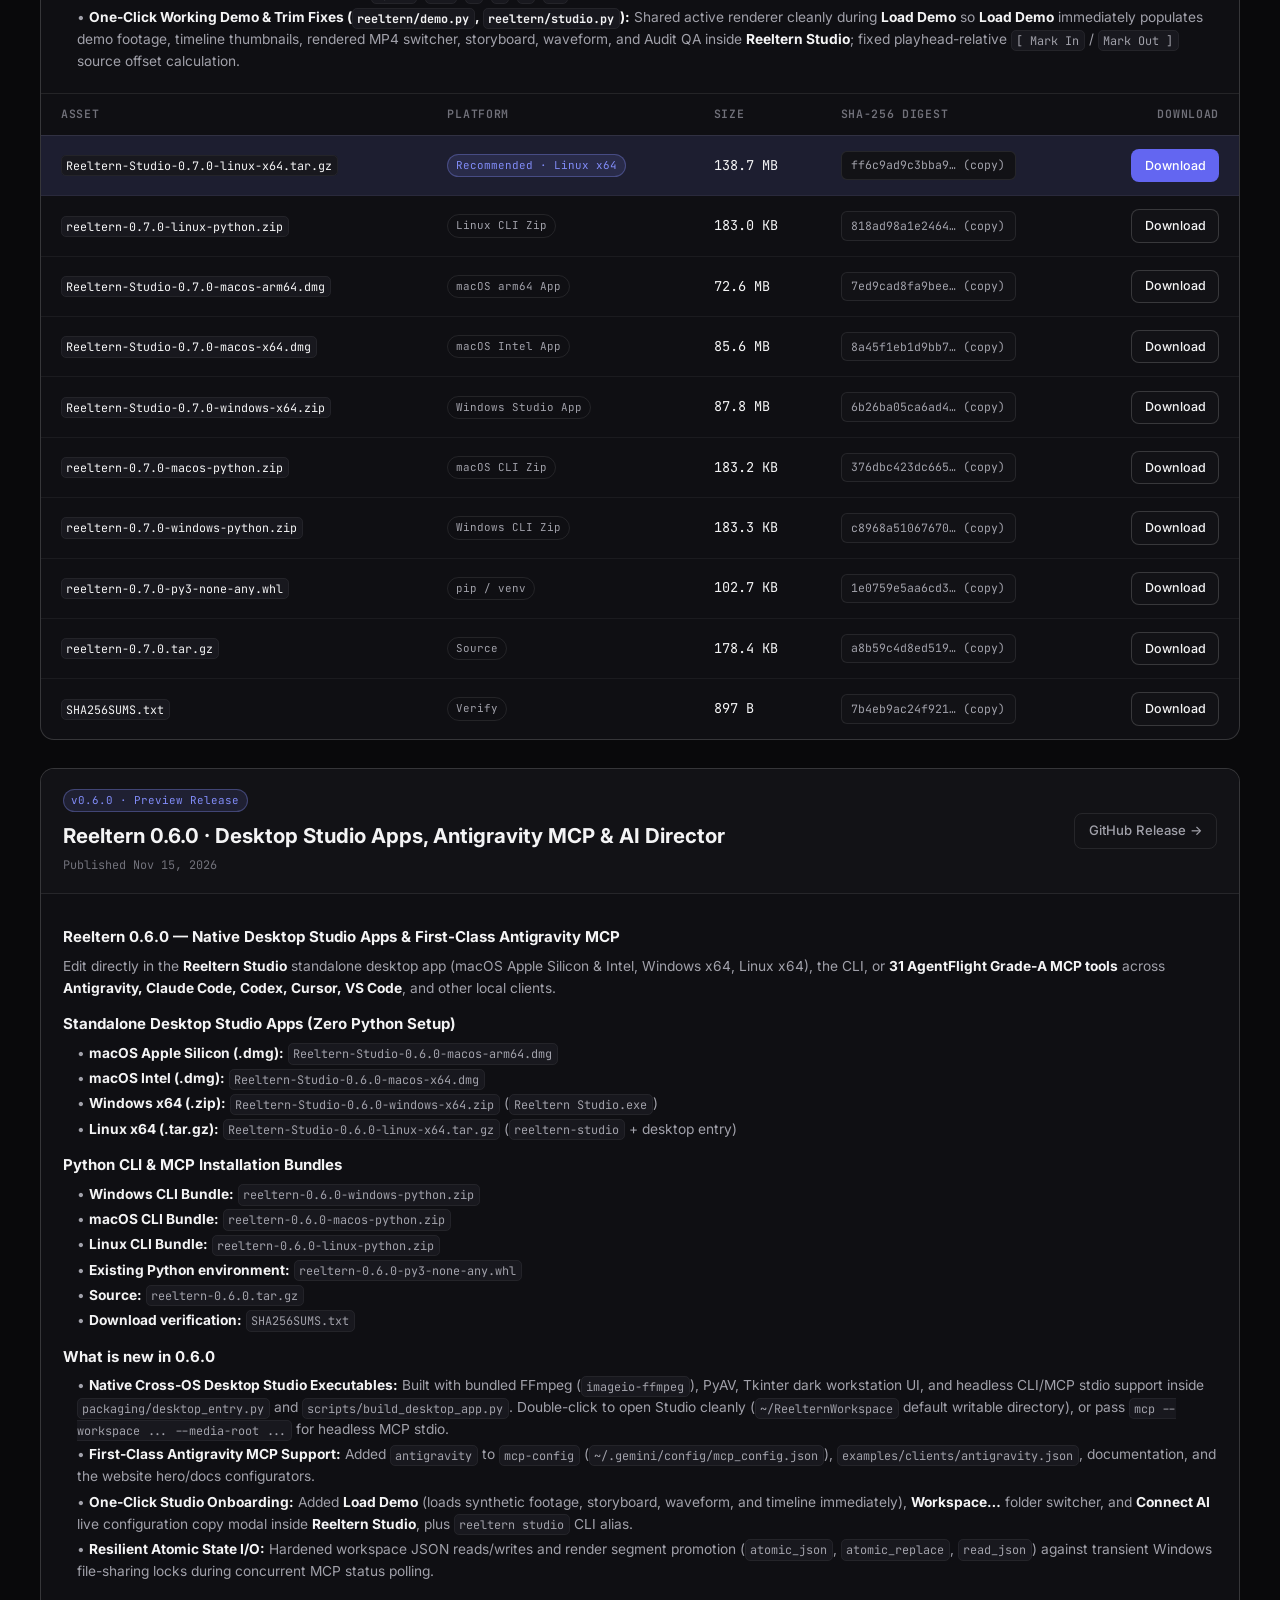
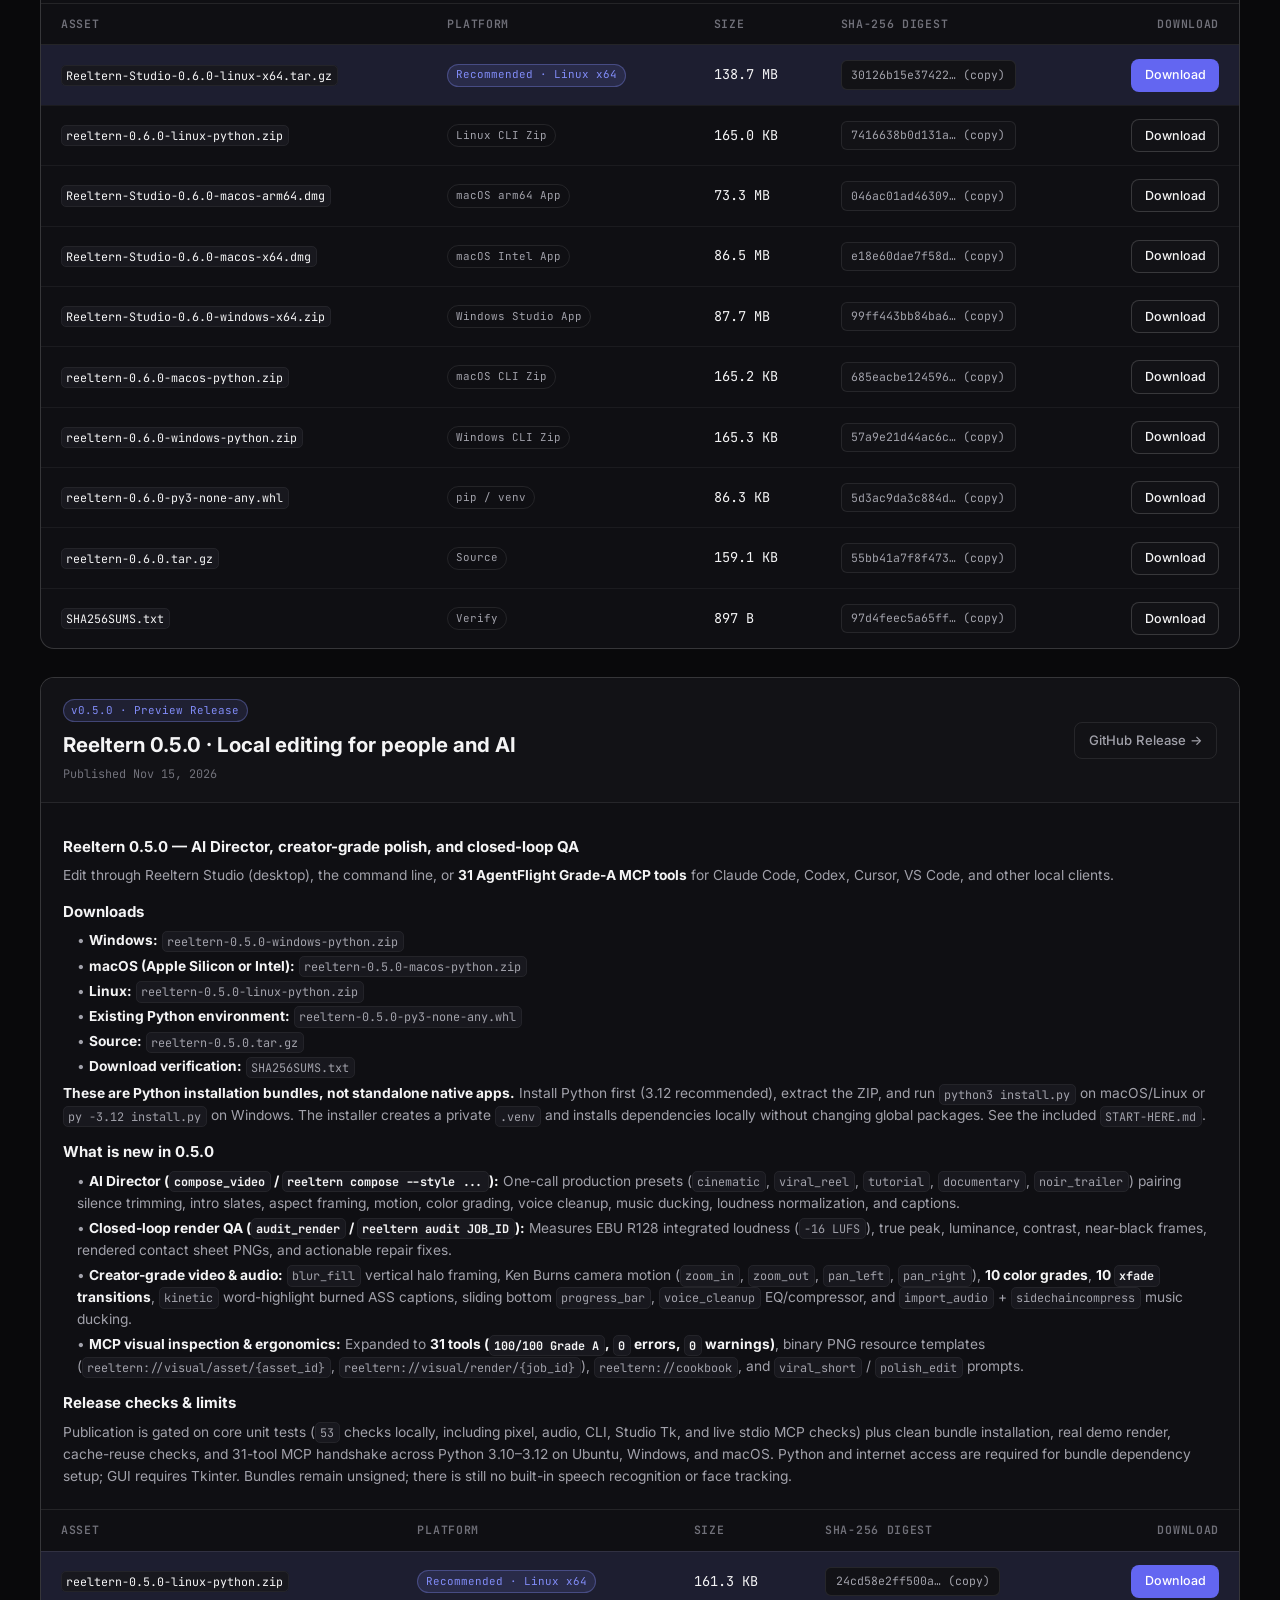
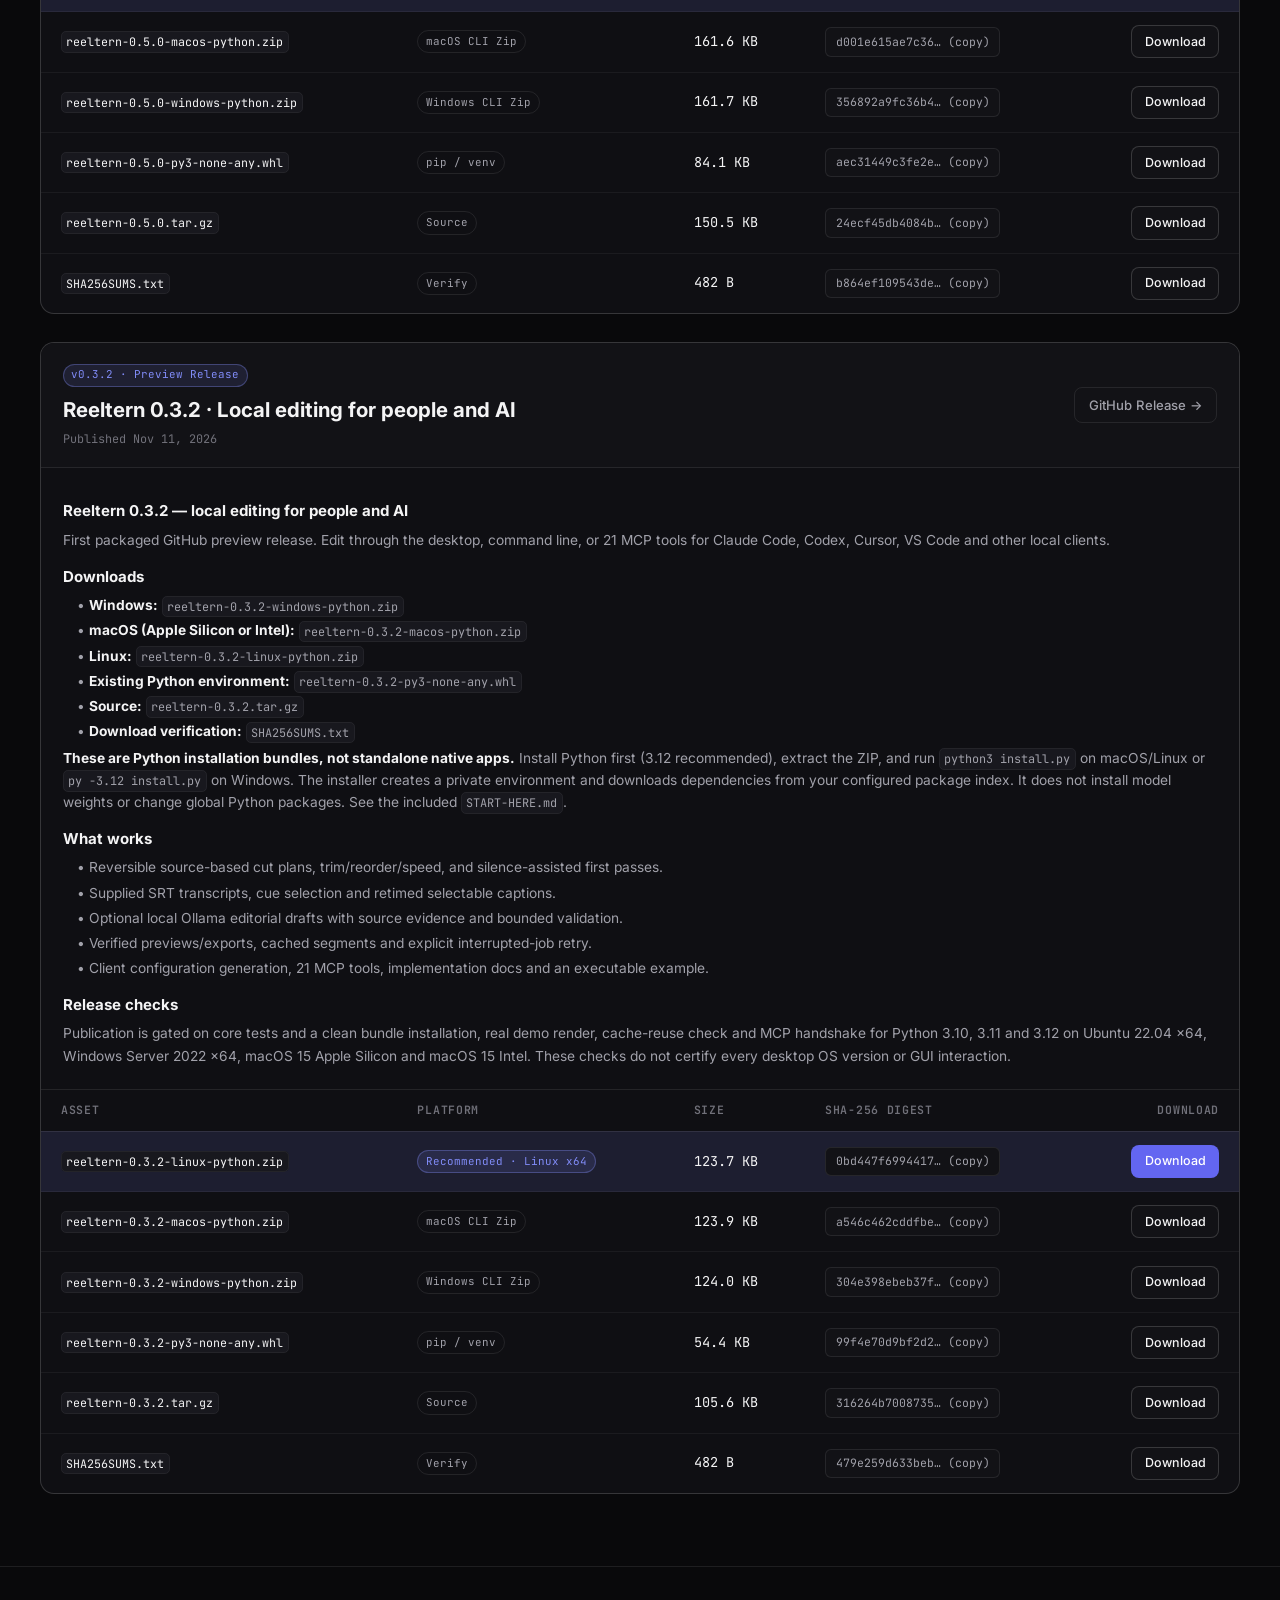
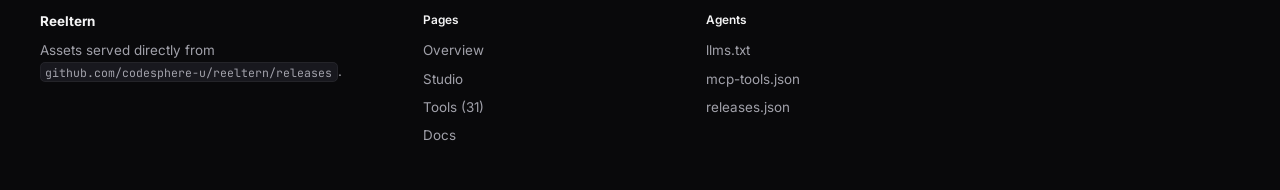
<file: website/releases.html>
<!doctype html>
<html lang="en" data-theme="dark">
  <head>
    <meta charset="utf-8" />
    <meta name="viewport" content="width=device-width, initial-scale=1.0" />
    <title>Reeltern Releases — Downloads &amp; SHA-256 Verifier</title>
    <meta
      name="description"
      content="Download current and future Reeltern releases (macOS, Windows, Linux bundles, wheels, source tarballs) with live GitHub Releases synchronization and in-browser SHA-256 verification."
    />
    <link rel="canonical" href="https://codesphere-u.github.io/reeltern/releases.html" />
    <link rel="icon" type="image/svg+xml" href="./favicon.svg?v=0.7.0" />
    <script>
      (function () {
        try {
          var saved = localStorage.getItem('reeltern-theme');
          if (saved === 'light' || saved === 'dark') document.documentElement.setAttribute('data-theme', saved);
        } catch (e) {}
      })();
    </script>
    <link rel="stylesheet" href="./styles.css?v=0.7.0" />
  </head>
  <body>
    <header class="site-header">
      <div class="header-inner">
        <a class="brand-link" href="./" aria-label="Reeltern home">
          <svg viewBox="0 0 24 24" fill="none" aria-hidden="true">
            <rect x="2" y="2" width="20" height="20" rx="5" fill="currentColor" fill-opacity="0.08" stroke="currentColor" stroke-opacity="0.35" stroke-width="1.5" />
            <path d="M6.5 7.2L11.5 10L18 6L12.8 13.5L11 11.2L8.2 14L9.4 10Z" fill="#818cf8" />
            <rect x="5.5" y="16" width="8.5" height="2.6" rx="1.3" fill="#818cf8" />
            <rect x="15" y="16" width="3.8" height="2.6" rx="1.3" fill="#34d399" />
          </svg>
          <span>Reeltern</span>
        </a>
        <button class="menu-toggle" type="button" aria-label="Toggle navigation" aria-expanded="false">☰</button>
        <nav class="header-nav" aria-label="Primary navigation">
          <a class="nav-link" href="./">Overview</a>
          <a class="nav-link" href="./studio.html">Studio</a>
          <a class="nav-link" href="./docs.html#mcp-setup">MCP Setup</a>
          <a class="nav-link" href="./tools.html">Tools (31)</a>
          <a class="nav-link active" href="./releases.html">Releases</a>
          <a class="nav-link" href="./docs.html">Docs</a>
        </nav>
        <div class="header-actions">
          <button class="cmd-k-btn" type="button" id="open-cmdk" aria-label="Quick search">
            <svg width="14" height="14" viewBox="0 0 24 24" fill="none" stroke="currentColor" stroke-width="2" aria-hidden="true">
              <circle cx="11" cy="11" r="8" /><line x1="21" y1="21" x2="16.65" y2="16.65" />
            </svg>
            <span class="cmd-k-text">Search…</span>
            <kbd>⌘K</kbd>
          </button>
          <a class="release-pill" href="#releases-list"><span class="pulse-dot"></span><span data-latest-tag>v0.7.0</span></a>
          <button class="icon-btn" type="button" id="theme-toggle" aria-label="Toggle theme" title="Switch light / dark theme">
            <svg width="16" height="16" viewBox="0 0 24 24" fill="none" stroke="currentColor" stroke-width="2" stroke-linecap="round" stroke-linejoin="round" aria-hidden="true">
              <circle cx="12" cy="12" r="4" /><path d="M12 2v2M12 20v2M4.93 4.93l1.41 1.41M17.66 17.66l1.41 1.41M2 12h2M20 12h2M4.93 19.07l1.41-1.41M17.66 6.34l1.41-1.41" />
            </svg>
          </button>
          <a class="icon-btn" href="https://github.com/codesphere-u/reeltern" target="_blank" rel="noopener noreferrer" aria-label="Reeltern on GitHub">
            <svg width="16" height="16" viewBox="0 0 24 24" fill="currentColor" aria-hidden="true">
              <path d="M12 2C6.477 2 2 6.484 2 12.017c0 4.425 2.865 8.18 6.839 9.504.5.092.682-.217.682-.483 0-.237-.008-.868-.013-1.703-2.782.605-3.369-1.343-3.369-1.343-.454-1.158-1.11-1.466-1.11-1.466-.908-.62.069-.608.069-.608 1.003.07 1.53 1.032 1.53 1.032.892 1.53 2.341 1.088 2.91.832.092-.647.35-1.088.636-1.338-2.22-.253-4.555-1.113-4.555-4.951 0-1.093.39-1.988 1.029-2.688-.103-.253-.446-1.272.098-2.65 0 0 .84-.27 2.75 1.026A9.564 9.564 0 0112 6.844c.85.004 1.705.115 2.504.337 1.909-1.296 2.747-1.027 2.747-1.027.546 1.379.202 2.398.1 2.651.64.7 1.028 1.595 1.028 2.688 0 3.848-2.339 4.695-4.566 4.943.359.309.678.92.678 1.855 0 1.338-.012 2.419-.012 2.747 0 .268.18.58.688.482A10.019 10.019 0 0022 12.017C22 6.484 17.522 2 12 2z" />
            </svg>
          </a>
        </div>
      </div>
    </header>

    <main>
      <section class="page-hero">
        <div class="container">
          <span class="section-kicker">GitHub Releases Feed</span>
          <h1>Releases &amp; Checksum Verification</h1>
          <p>
            Automatically pulls every published release and preview from <code>codesphere-u/reeltern</code> (with CI-synced JSON snapshot fallback). Future tags appear here immediately once GitHub Actions finishes macOS, Windows, and Linux matrix checks.
          </p>
        </div>
      </section>

      <section class="section" style="border-top: none; padding-top: 2rem; padding-bottom: 2rem;">
        <div class="container">
          <div class="verify-dropzone" id="sha-dropzone" tabindex="0">
            <div class="section-kicker" style="margin-bottom: 0.35rem;">Zero-Upload Browser Verification</div>
            <h2 style="margin: 0 0 0.35rem; font-size: 1.2rem;">Verify Any Downloaded Package (.dmg, .zip, .whl, .tar.gz)</h2>
            <p style="margin: 0; color: var(--ink-muted); font-size: 0.9rem;">
              Drop a local archive here or click to hash it with Web Crypto SHA-256 and match against official GitHub Release digests.
            </p>
            <input id="sha-file-input" type="file" hidden />
            <div class="mono" id="sha-result" style="margin-top: 0.85rem; font-size: 0.82rem; color: var(--verified);"></div>
          </div>
        </div>
      </section>

      <section class="section" id="releases-list" style="padding-top: 2rem;">
        <div class="container">
          <div class="smart-dl-card" data-smart-download data-variant="releases" style="margin-bottom: 1.5rem;"></div>

          <div style="display: flex; justify-content: space-between; align-items: center; gap: 1rem; flex-wrap: wrap; margin-bottom: 1.5rem;">
            <div class="pill-selector" id="release-filter-pills">
              <button class="chip-btn active" type="button" data-rel-filter="all">All Releases</button>
              <button class="chip-btn" type="button" data-rel-filter="stable">Stable Only</button>
              <button class="chip-btn" type="button" data-rel-filter="pre">Previews</button>
            </div>
            <span class="mono" style="font-size: 0.78rem; color: var(--ink-subtle);" id="rel-sync-meta">Checking GitHub Releases…</span>
          </div>

          <div id="all-releases-container" style="display: flex; flex-direction: column; gap: 1.75rem;"></div>
        </div>
      </section>
    </main>

    <footer class="site-footer">
      <div class="container footer-grid">
        <div>
          <strong style="color: var(--ink);">Reeltern</strong>
          <p style="margin: 0.45rem 0 0;">Assets served directly from <code>github.com/codesphere-u/reeltern/releases</code>.</p>
        </div>
        <div>
          <h4 class="footer-col-title">Pages</h4>
          <div class="footer-col-list">
            <a href="./">Overview</a>
            <a href="./studio.html">Studio</a>
            <a href="./tools.html">Tools (31)</a>
            <a href="./docs.html">Docs</a>
          </div>
        </div>
        <div>
          <h4 class="footer-col-title">Agents</h4>
          <div class="footer-col-list">
            <a href="./llms.txt">llms.txt</a>
            <a href="./mcp-tools.json">mcp-tools.json</a>
            <a href="./releases.json">releases.json</a>
          </div>
        </div>
        <div></div>
      </div>
    </footer>

    <div class="cmdk-backdrop" id="cmdk-modal" role="dialog" aria-modal="true" aria-label="Quick search">
      <div class="cmdk-dialog">
        <div class="cmdk-input-row">
          <input id="cmdk-input" type="search" placeholder="Search 31 MCP tools, docs sections, or pages..." autocomplete="off" />
          <kbd style="font-size: 0.7rem;">ESC</kbd>
        </div>
        <div class="cmdk-results" id="cmdk-results"></div>
      </div>
    </div>

    <script src="./app.js?v=0.7.0"></script>
  </body>
</html>
</file>
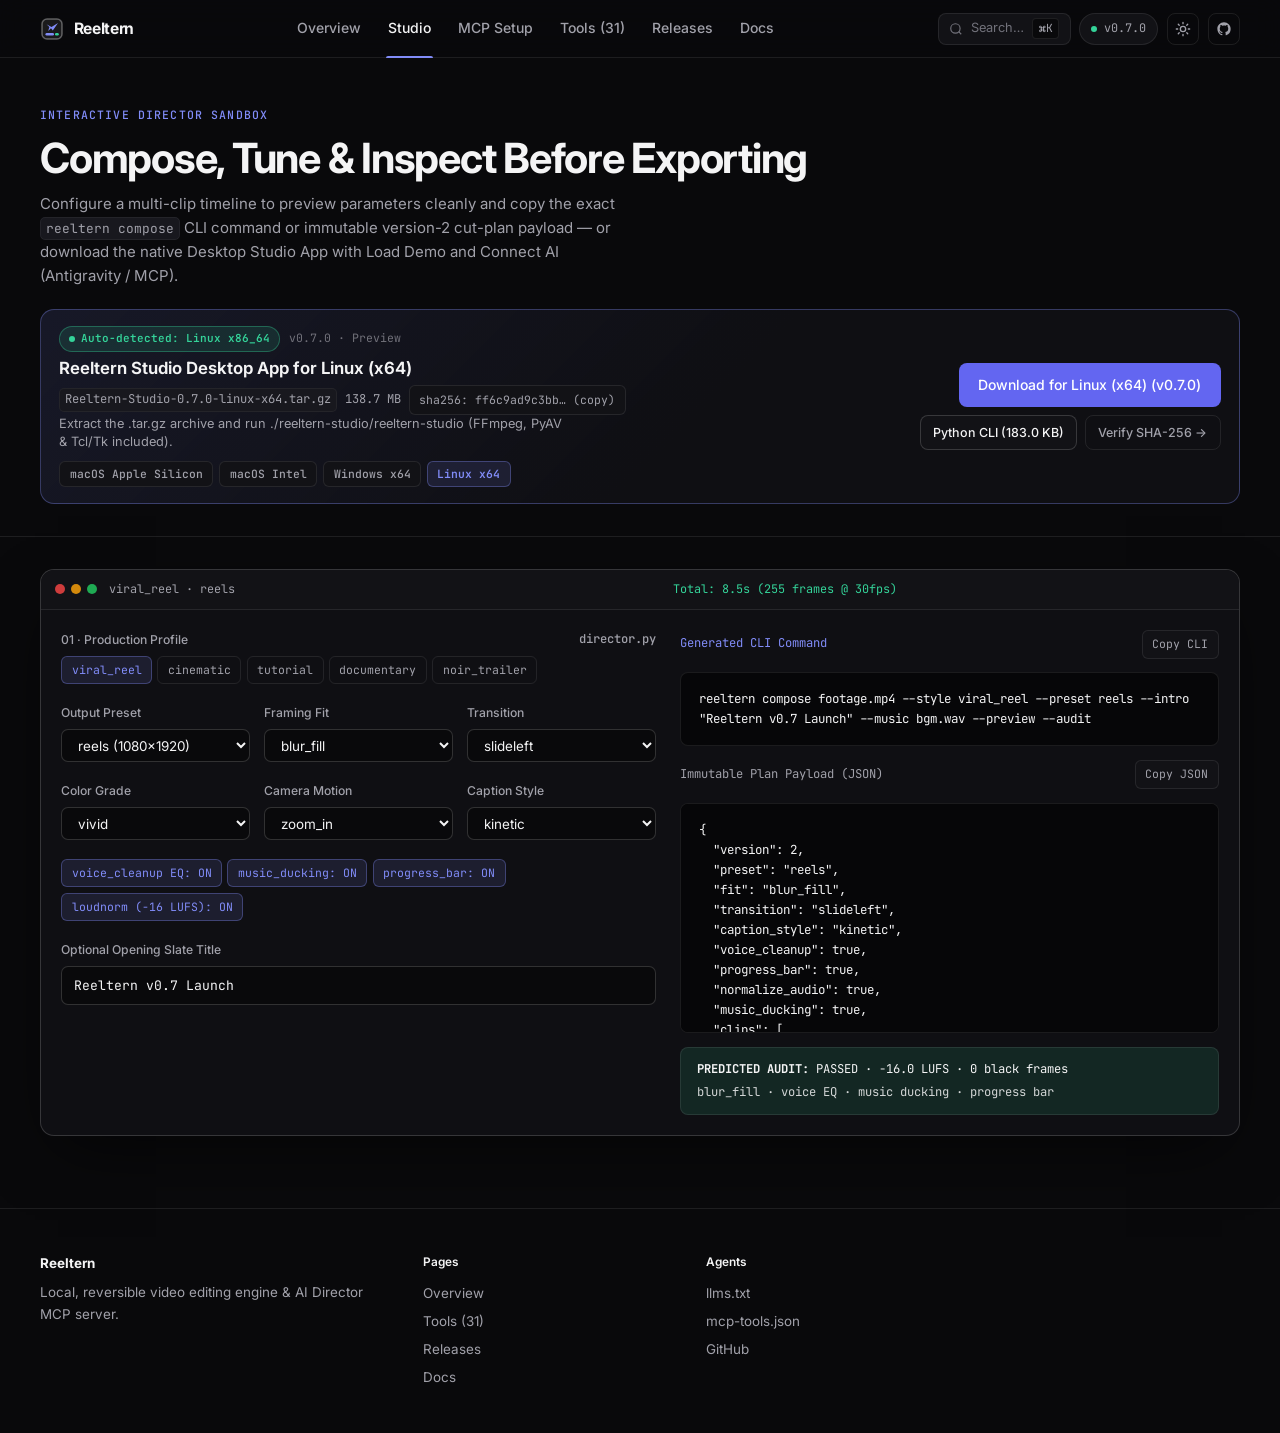
<file: website/studio.html>
<!doctype html>
<html lang="en" data-theme="dark">
  <head>
    <meta charset="utf-8" />
    <meta name="viewport" content="width=device-width, initial-scale=1.0" />
    <title>Reeltern Studio — Interactive AI Director &amp; Plan Builder</title>
    <meta
      name="description"
      content="Experiment with Reeltern's AI Director presets, blur_fill framing, Ken Burns motion, color grades, and generate runnable CLI commands and cut-plan JSON."
    />
    <link rel="canonical" href="https://codesphere-u.github.io/reeltern/studio.html" />
    <link rel="icon" type="image/svg+xml" href="./favicon.svg?v=0.7.0" />
    <script>
      (function () {
        try {
          var saved = localStorage.getItem('reeltern-theme');
          if (saved === 'light' || saved === 'dark') document.documentElement.setAttribute('data-theme', saved);
        } catch (e) {}
      })();
    </script>
    <link rel="stylesheet" href="./styles.css?v=0.7.0" />
  </head>
  <body>
    <header class="site-header">
      <div class="header-inner">
        <a class="brand-link" href="./" aria-label="Reeltern home">
          <svg viewBox="0 0 24 24" fill="none" aria-hidden="true">
            <rect x="2" y="2" width="20" height="20" rx="5" fill="currentColor" fill-opacity="0.08" stroke="currentColor" stroke-opacity="0.35" stroke-width="1.5" />
            <path d="M6.5 7.2L11.5 10L18 6L12.8 13.5L11 11.2L8.2 14L9.4 10Z" fill="#818cf8" />
            <rect x="5.5" y="16" width="8.5" height="2.6" rx="1.3" fill="#818cf8" />
            <rect x="15" y="16" width="3.8" height="2.6" rx="1.3" fill="#34d399" />
          </svg>
          <span>Reeltern</span>
        </a>
        <button class="menu-toggle" type="button" aria-label="Toggle navigation" aria-expanded="false">☰</button>
        <nav class="header-nav" aria-label="Primary navigation">
          <a class="nav-link" href="./">Overview</a>
          <a class="nav-link active" href="./studio.html">Studio</a>
          <a class="nav-link" href="./docs.html#mcp-setup">MCP Setup</a>
          <a class="nav-link" href="./tools.html">Tools (31)</a>
          <a class="nav-link" href="./releases.html">Releases</a>
          <a class="nav-link" href="./docs.html">Docs</a>
        </nav>
        <div class="header-actions">
          <button class="cmd-k-btn" type="button" id="open-cmdk" aria-label="Quick search">
            <svg width="14" height="14" viewBox="0 0 24 24" fill="none" stroke="currentColor" stroke-width="2" aria-hidden="true">
              <circle cx="11" cy="11" r="8" /><line x1="21" y1="21" x2="16.65" y2="16.65" />
            </svg>
            <span class="cmd-k-text">Search…</span>
            <kbd>⌘K</kbd>
          </button>
          <a class="release-pill" href="./releases.html"><span class="pulse-dot"></span><span data-latest-tag>v0.7.0</span></a>
          <button class="icon-btn" type="button" id="theme-toggle" aria-label="Toggle theme" title="Switch light / dark theme">
            <svg width="16" height="16" viewBox="0 0 24 24" fill="none" stroke="currentColor" stroke-width="2" stroke-linecap="round" stroke-linejoin="round" aria-hidden="true">
              <circle cx="12" cy="12" r="4" /><path d="M12 2v2M12 20v2M4.93 4.93l1.41 1.41M17.66 17.66l1.41 1.41M2 12h2M20 12h2M4.93 19.07l1.41-1.41M17.66 6.34l1.41-1.41" />
            </svg>
          </button>
          <a class="icon-btn" href="https://github.com/codesphere-u/reeltern" target="_blank" rel="noopener noreferrer" aria-label="Reeltern on GitHub">
            <svg width="16" height="16" viewBox="0 0 24 24" fill="currentColor" aria-hidden="true">
              <path d="M12 2C6.477 2 2 6.484 2 12.017c0 4.425 2.865 8.18 6.839 9.504.5.092.682-.217.682-.483 0-.237-.008-.868-.013-1.703-2.782.605-3.369-1.343-3.369-1.343-.454-1.158-1.11-1.466-1.11-1.466-.908-.62.069-.608.069-.608 1.003.07 1.53 1.032 1.53 1.032.892 1.53 2.341 1.088 2.91.832.092-.647.35-1.088.636-1.338-2.22-.253-4.555-1.113-4.555-4.951 0-1.093.39-1.988 1.029-2.688-.103-.253-.446-1.272.098-2.65 0 0 .84-.27 2.75 1.026A9.564 9.564 0 0112 6.844c.85.004 1.705.115 2.504.337 1.909-1.296 2.747-1.027 2.747-1.027.546 1.379.202 2.398.1 2.651.64.7 1.028 1.595 1.028 2.688 0 3.848-2.339 4.695-4.566 4.943.359.309.678.92.678 1.855 0 1.338-.012 2.419-.012 2.747 0 .268.18.58.688.482A10.019 10.019 0 0022 12.017C22 6.484 17.522 2 12 2z" />
            </svg>
          </a>
        </div>
      </div>
    </header>

    <main>
      <section class="page-hero">
        <div class="container">
          <span class="section-kicker">Interactive Director Sandbox</span>
          <h1>Compose, Tune &amp; Inspect Before Exporting</h1>
          <p>
            Configure a multi-clip timeline to preview parameters cleanly and copy the exact <code>reeltern compose</code> CLI command or immutable version-2 cut-plan payload — or download the native Desktop Studio App with Load Demo and Connect AI (Antigravity / MCP).
          </p>
          <div class="smart-dl-card is-compact" data-smart-download data-variant="compact" style="margin-top: 1.35rem;"></div>
        </div>
      </section>

      <section class="section" style="border-top: none; padding-top: 2rem;">
        <div class="container">
          <div class="studio-frame">
            <div class="window-chrome">
              <div class="traffic-lights" aria-hidden="true">
                <span class="tl-r"></span><span class="tl-y"></span><span class="tl-g"></span>
              </div>
              <div class="window-label" id="pg-summary-badge">viral_reel · reels</div>
              <div class="window-label" style="color: var(--verified);" id="pg-dur-badge">Total: 8.5s (255 frames @ 30fps)</div>
            </div>

            <div class="workstation-grid">
              <div style="display: flex; flex-direction: column; gap: 1.15rem;">
                <div class="control-group">
                  <div class="control-label">
                    <span>01 · Production Profile</span>
                    <span class="mono">director.py</span>
                  </div>
                  <div class="pill-selector" id="pg-style-pills">
                    <button class="chip-btn active" type="button" data-pg-style="viral_reel">viral_reel</button>
                    <button class="chip-btn" type="button" data-pg-style="cinematic">cinematic</button>
                    <button class="chip-btn" type="button" data-pg-style="tutorial">tutorial</button>
                    <button class="chip-btn" type="button" data-pg-style="documentary">documentary</button>
                    <button class="chip-btn" type="button" data-pg-style="noir_trailer">noir_trailer</button>
                  </div>
                </div>

                <div class="control-grid-3">
                  <label class="control-group">
                    <span class="control-label">Output Preset</span>
                    <select class="release-select" id="pg-preset">
                      <option value="reels" selected>reels (1080×1920)</option>
                      <option value="fhd">fhd (1920×1080)</option>
                      <option value="portrait">portrait (720×1280)</option>
                      <option value="landscape">landscape (1280×720)</option>
                      <option value="square">square (720×720)</option>
                    </select>
                  </label>
                  <label class="control-group">
                    <span class="control-label">Framing Fit</span>
                    <select class="release-select" id="pg-fit">
                      <option value="blur_fill" selected>blur_fill</option>
                      <option value="contain">contain</option>
                      <option value="cover">cover</option>
                    </select>
                  </label>
                  <label class="control-group">
                    <span class="control-label">Transition</span>
                    <select class="release-select" id="pg-transition">
                      <option value="slideleft" selected>slideleft</option>
                      <option value="crossfade">crossfade</option>
                      <option value="wipeleft">wipeleft</option>
                      <option value="wiperight">wiperight</option>
                      <option value="slideright">slideright</option>
                      <option value="dissolve">dissolve</option>
                      <option value="smoothleft">smoothleft</option>
                      <option value="circleopen">circleopen</option>
                      <option value="fadeblack">fadeblack</option>
                      <option value="cut">cut</option>
                    </select>
                  </label>
                </div>

                <div class="control-grid-3">
                  <label class="control-group">
                    <span class="control-label">Color Grade</span>
                    <select class="release-select" id="pg-grade">
                      <option value="vivid" selected>vivid</option>
                      <option value="cinematic">cinematic</option>
                      <option value="teal_orange">teal_orange</option>
                      <option value="studio">studio</option>
                      <option value="warm">warm</option>
                      <option value="crisp">crisp</option>
                      <option value="vintage">vintage</option>
                      <option value="moody">moody</option>
                      <option value="noir">noir</option>
                      <option value="none">none</option>
                    </select>
                  </label>
                  <label class="control-group">
                    <span class="control-label">Camera Motion</span>
                    <select class="release-select" id="pg-motion">
                      <option value="zoom_in" selected>zoom_in</option>
                      <option value="zoom_out">zoom_out</option>
                      <option value="pan_left">pan_left</option>
                      <option value="pan_right">pan_right</option>
                      <option value="none">none</option>
                    </select>
                  </label>
                  <label class="control-group">
                    <span class="control-label">Caption Style</span>
                    <select class="release-select" id="pg-captions">
                      <option value="kinetic" selected>kinetic</option>
                      <option value="boxed">boxed</option>
                      <option value="bold">bold</option>
                      <option value="clean">clean</option>
                    </select>
                  </label>
                </div>

                <div class="pill-selector">
                  <button class="chip-btn active" type="button" id="pg-toggle-voice" data-bool="true">voice_cleanup EQ: ON</button>
                  <button class="chip-btn active" type="button" id="pg-toggle-duck" data-bool="true">music_ducking: ON</button>
                  <button class="chip-btn active" type="button" id="pg-toggle-bar" data-bool="true">progress_bar: ON</button>
                  <button class="chip-btn active" type="button" id="pg-toggle-loud" data-bool="true">loudnorm (-16 LUFS): ON</button>
                </div>

                <label class="control-group">
                  <span class="control-label">Optional Opening Slate Title</span>
                  <input class="input-box" id="pg-intro" type="text" value="Reeltern v0.7 Launch" />
                </label>
              </div>

              <div style="display: flex; flex-direction: column; gap: 0.85rem;">
                <div style="display: flex; justify-content: space-between; align-items: center;">
                  <span class="mono" style="font-size: 0.76rem; color: var(--accent);">Generated CLI Command</span>
                  <button class="copy-btn" type="button" id="pg-copy-cli">Copy CLI</button>
                </div>
                <pre class="code-window" id="pg-cli-out" style="border-radius: 8px; border: 1px solid var(--border); white-space: pre-wrap;"></pre>

                <div style="display: flex; justify-content: space-between; align-items: center;">
                  <span class="mono" style="font-size: 0.76rem; color: var(--ink-muted);">Immutable Plan Payload (JSON)</span>
                  <button class="copy-btn" type="button" id="pg-copy-json">Copy JSON</button>
                </div>
                <pre class="code-window" id="pg-json-out" style="border-radius: 8px; border: 1px solid var(--border); max-height: 230px;"></pre>

                <div class="audit-strip" id="pg-qa-preview"></div>
              </div>
            </div>
          </div>
        </div>
      </section>
    </main>

    <footer class="site-footer">
      <div class="container footer-grid">
        <div>
          <strong style="color: var(--ink);">Reeltern</strong>
          <p style="margin: 0.45rem 0 0;">Local, reversible video editing engine &amp; AI Director MCP server.</p>
        </div>
        <div>
          <h4 class="footer-col-title">Pages</h4>
          <div class="footer-col-list">
            <a href="./">Overview</a>
            <a href="./tools.html">Tools (31)</a>
            <a href="./releases.html">Releases</a>
            <a href="./docs.html">Docs</a>
          </div>
        </div>
        <div>
          <h4 class="footer-col-title">Agents</h4>
          <div class="footer-col-list">
            <a href="./llms.txt">llms.txt</a>
            <a href="./mcp-tools.json">mcp-tools.json</a>
            <a href="https://github.com/codesphere-u/reeltern" target="_blank" rel="noopener noreferrer">GitHub</a>
          </div>
        </div>
        <div></div>
      </div>
    </footer>

    <div class="cmdk-backdrop" id="cmdk-modal" role="dialog" aria-modal="true" aria-label="Quick search">
      <div class="cmdk-dialog">
        <div class="cmdk-input-row">
          <input id="cmdk-input" type="search" placeholder="Search 31 MCP tools, docs sections, or pages..." autocomplete="off" />
          <kbd style="font-size: 0.7rem;">ESC</kbd>
        </div>
        <div class="cmdk-results" id="cmdk-results"></div>
      </div>
    </div>

    <script src="./app.js?v=0.7.0"></script>
  </body>
</html>
</file>
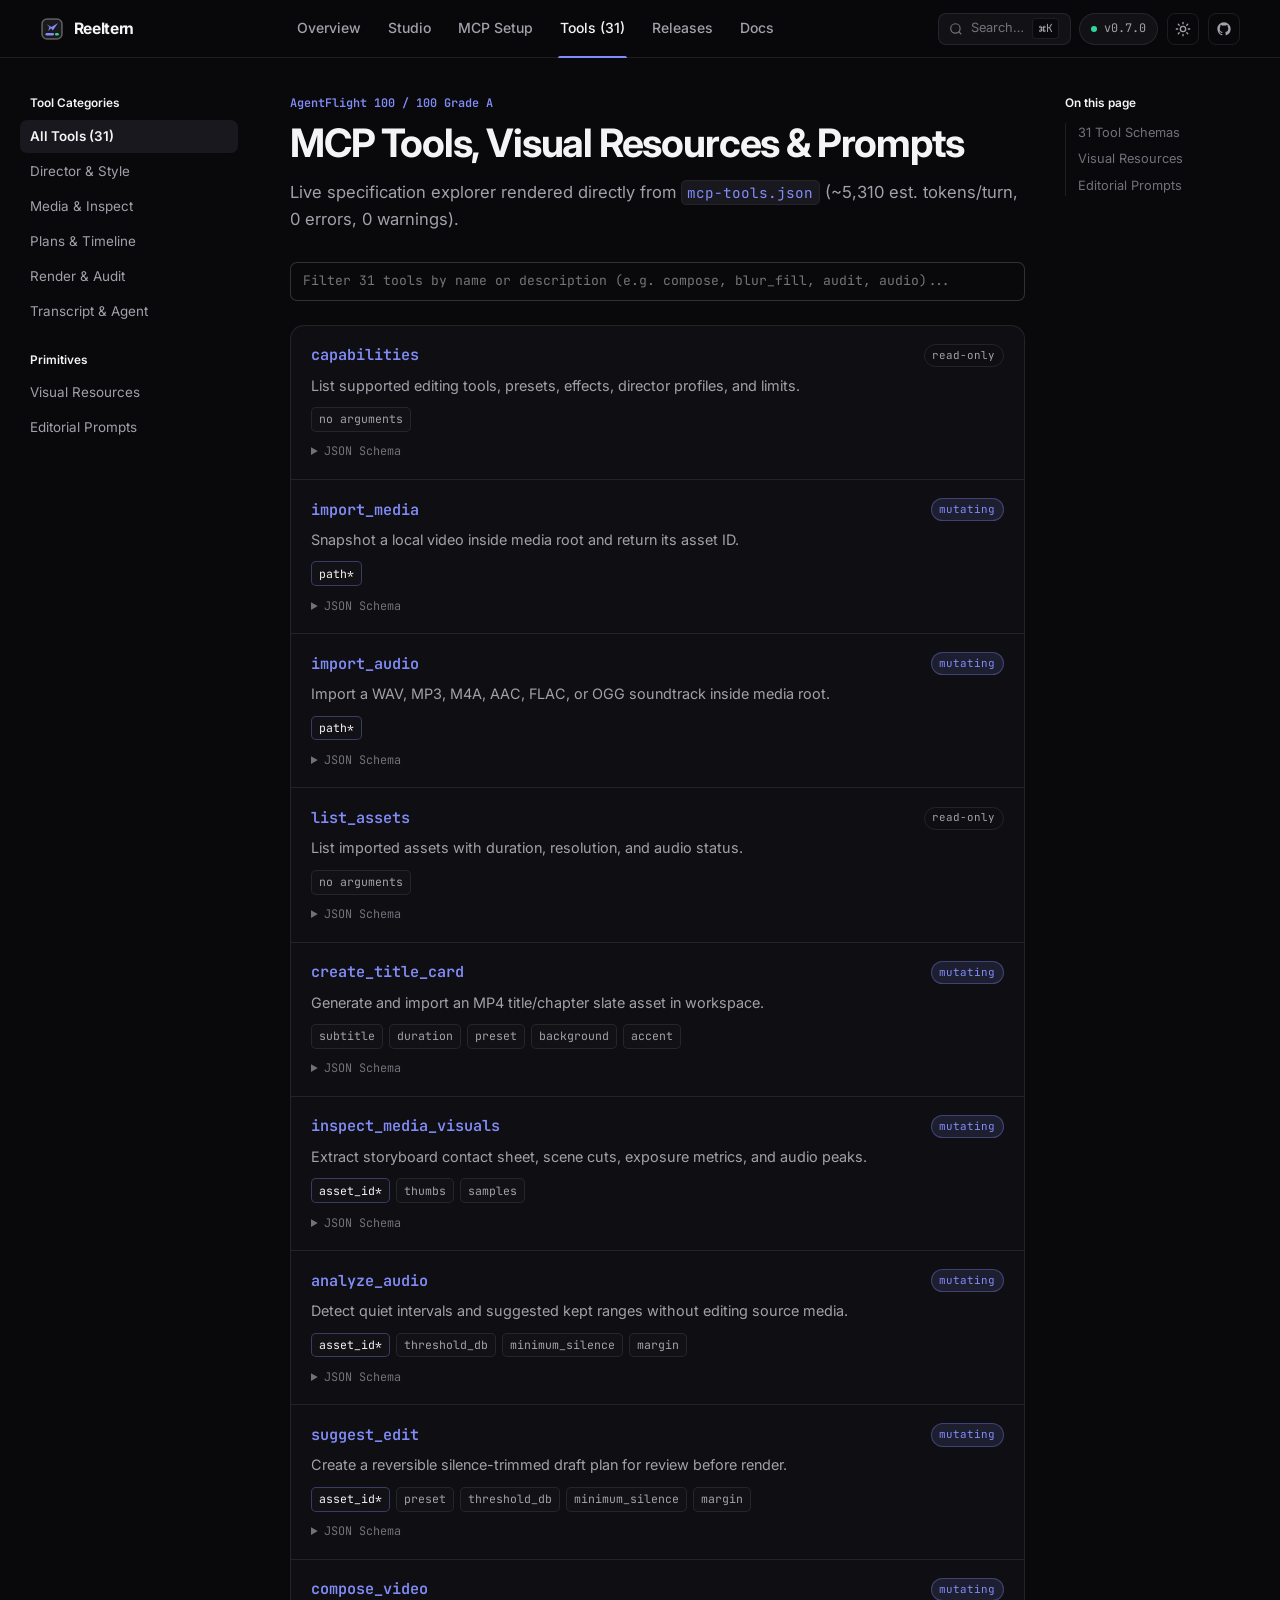
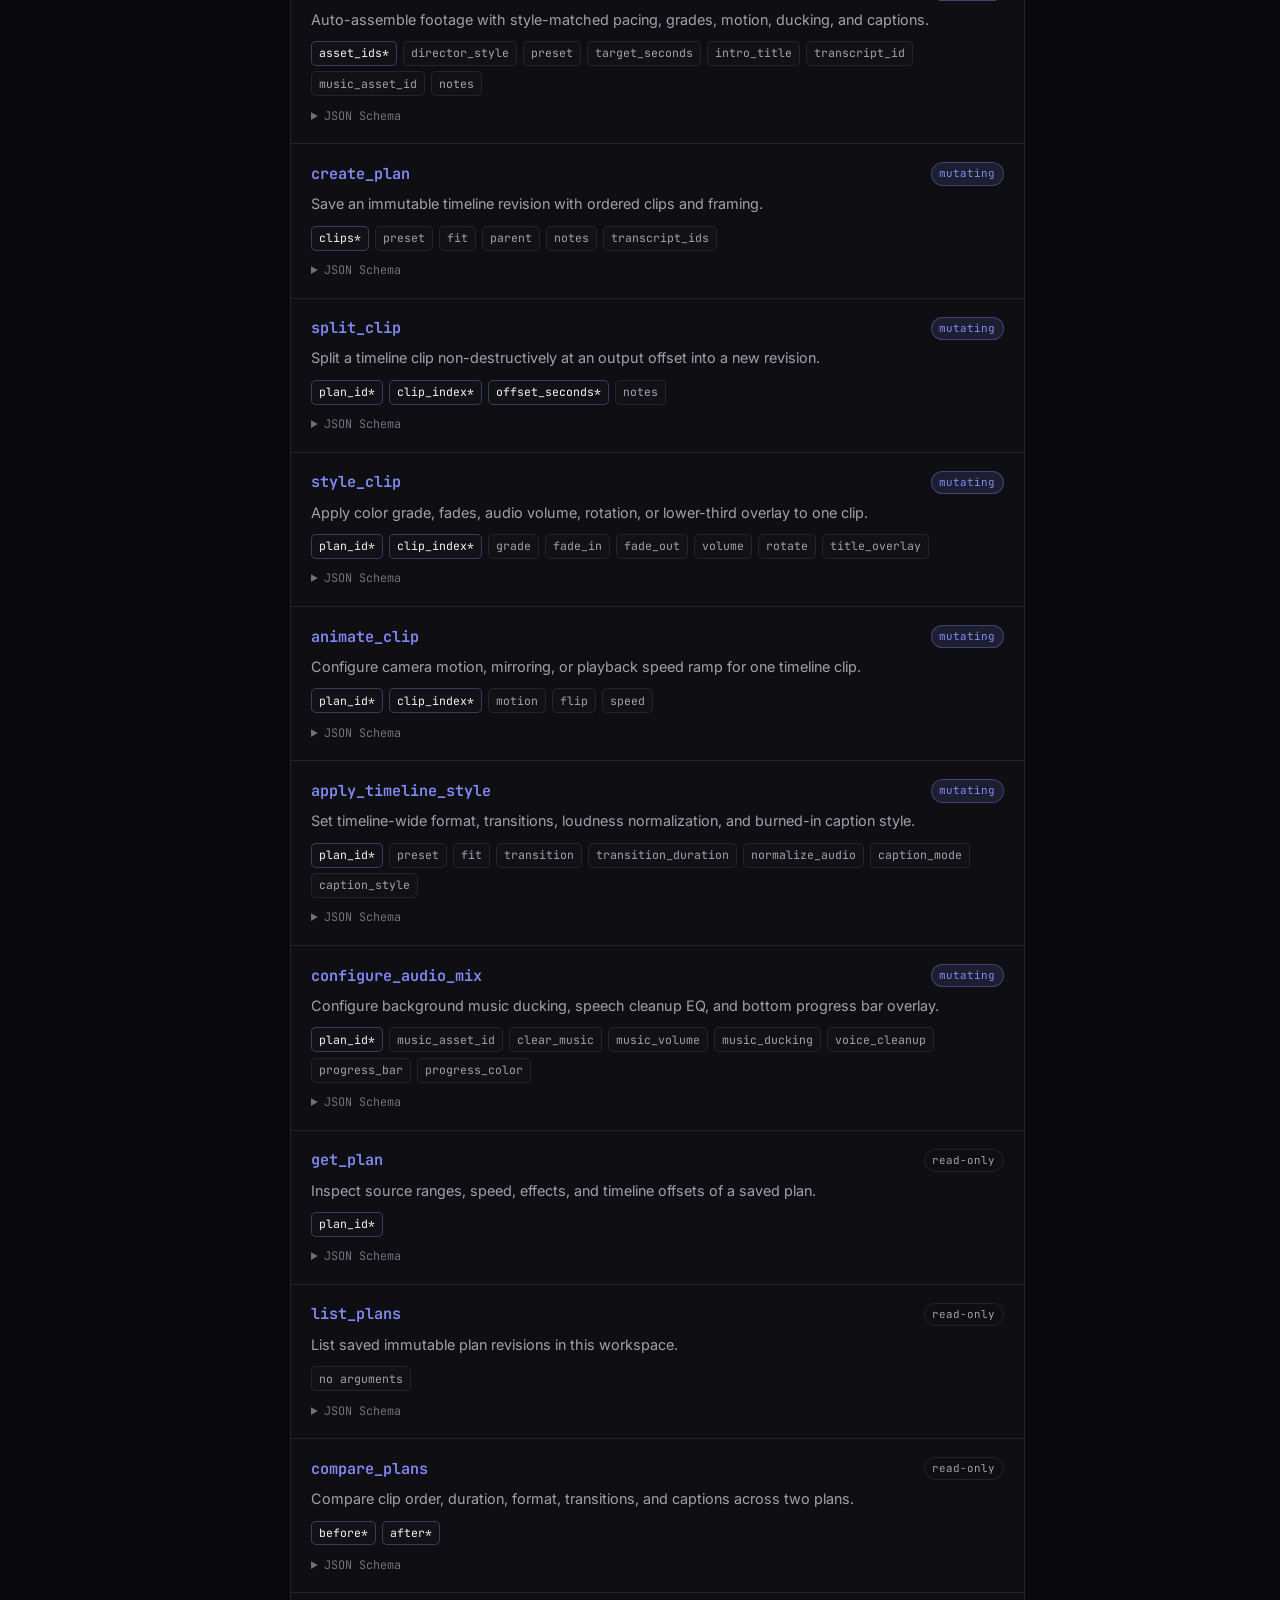
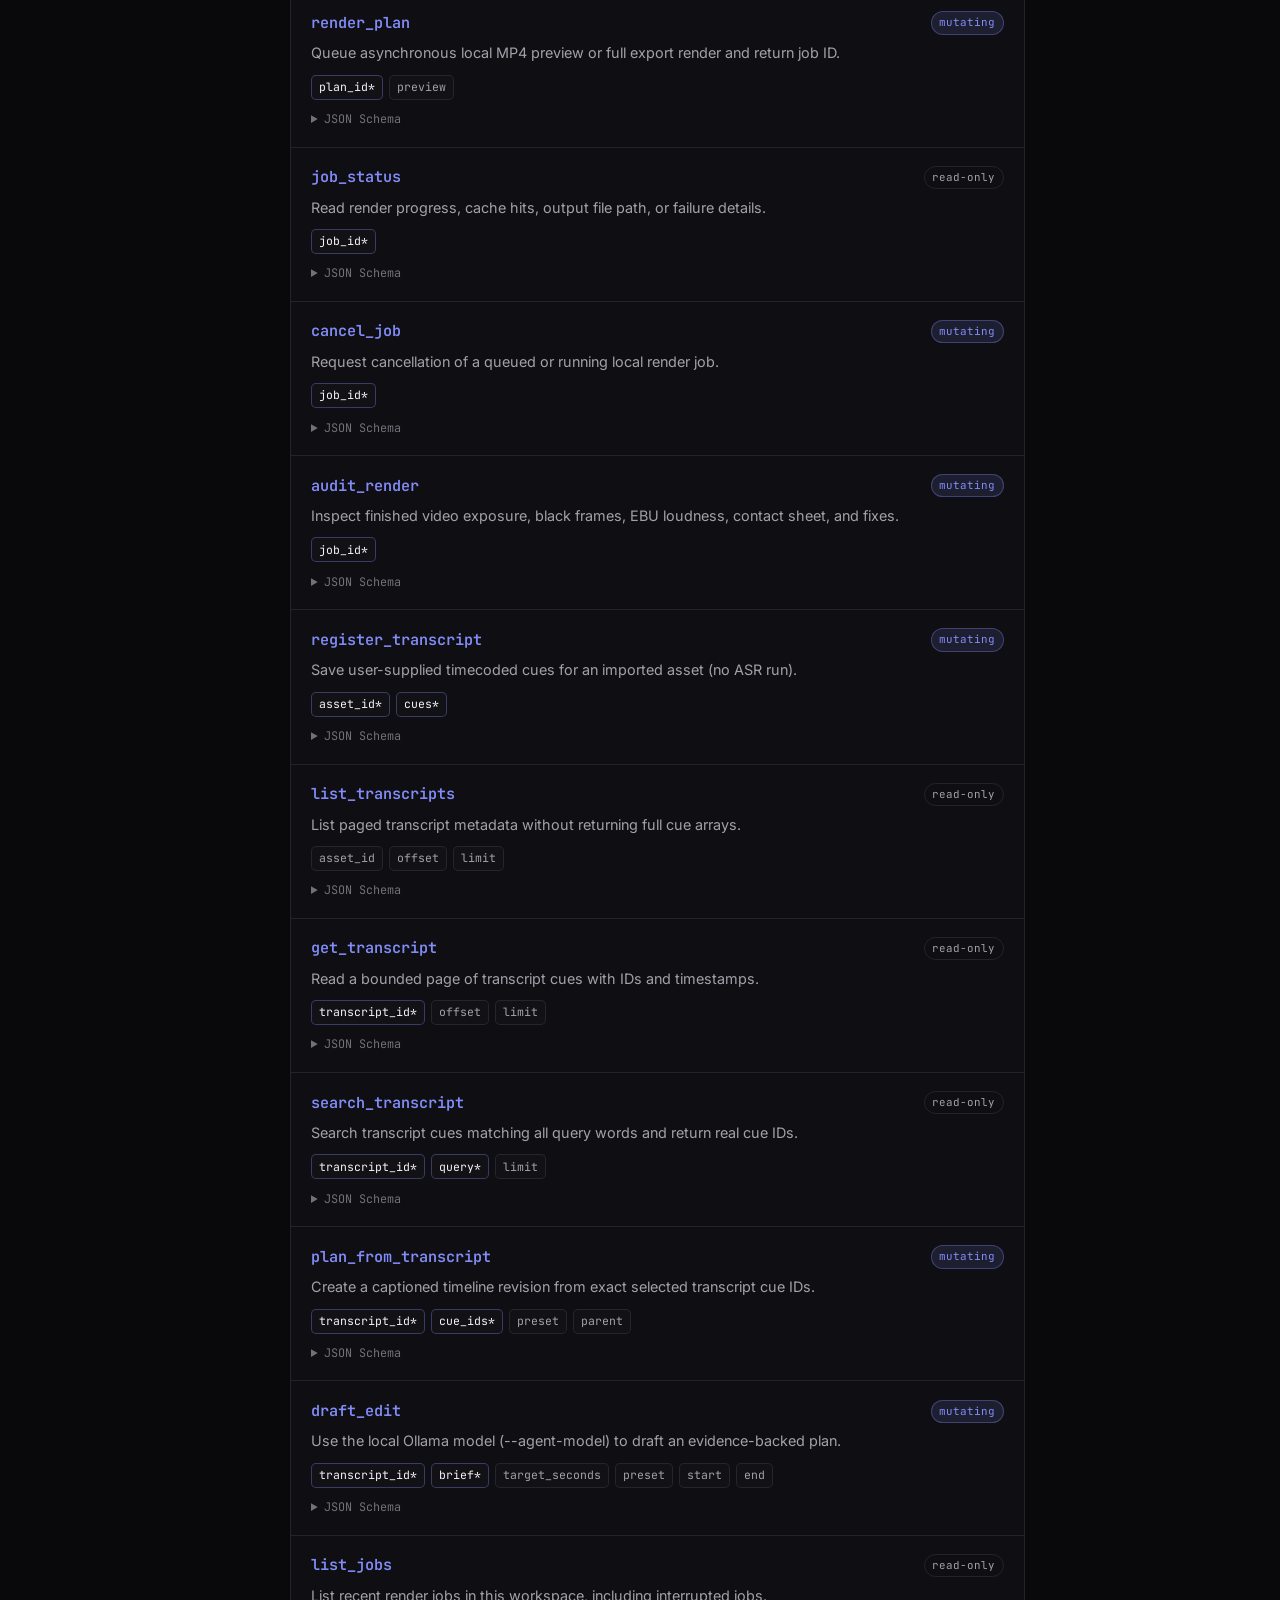
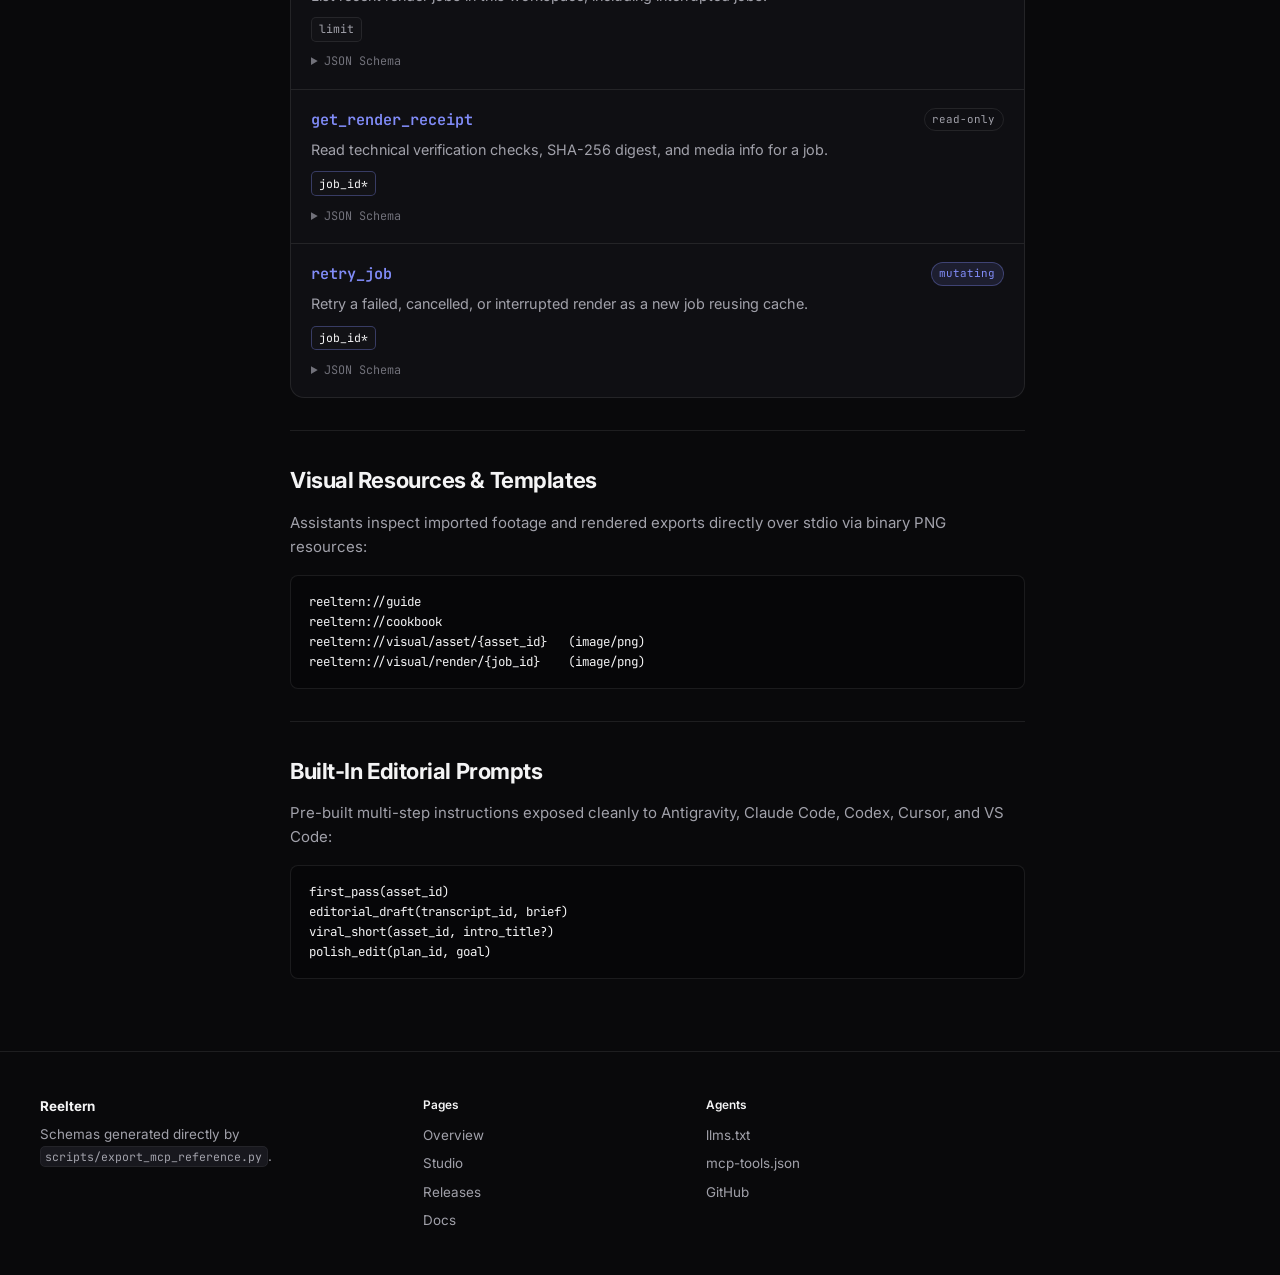
<file: website/tools.html>
<!doctype html>
<html lang="en" data-theme="dark">
  <head>
    <meta charset="utf-8" />
    <meta name="viewport" content="width=device-width, initial-scale=1.0" />
    <title>Reeltern MCP Tools — 31 AgentFlight Grade-A Schemas</title>
    <meta
      name="description"
      content="Explore all 31 typed MCP stdio tools, binary PNG visual resources, and editorial prompts exposed by Reeltern 0.7.0 — audited at 100/100 Grade A."
    />
    <link rel="canonical" href="https://codesphere-u.github.io/reeltern/tools.html" />
    <link rel="icon" type="image/svg+xml" href="./favicon.svg?v=0.7.0" />
    <script>
      (function () {
        try {
          var saved = localStorage.getItem('reeltern-theme');
          if (saved === 'light' || saved === 'dark') document.documentElement.setAttribute('data-theme', saved);
        } catch (e) {}
      })();
    </script>
    <link rel="stylesheet" href="./styles.css?v=0.7.0" />
  </head>
  <body>
    <header class="site-header">
      <div class="header-inner">
        <a class="brand-link" href="./" aria-label="Reeltern home">
          <svg viewBox="0 0 24 24" fill="none" aria-hidden="true">
            <rect x="2" y="2" width="20" height="20" rx="5" fill="currentColor" fill-opacity="0.08" stroke="currentColor" stroke-opacity="0.35" stroke-width="1.5" />
            <path d="M6.5 7.2L11.5 10L18 6L12.8 13.5L11 11.2L8.2 14L9.4 10Z" fill="#818cf8" />
            <rect x="5.5" y="16" width="8.5" height="2.6" rx="1.3" fill="#818cf8" />
            <rect x="15" y="16" width="3.8" height="2.6" rx="1.3" fill="#34d399" />
          </svg>
          <span>Reeltern</span>
        </a>
        <button class="menu-toggle" type="button" aria-label="Toggle navigation" aria-expanded="false">☰</button>
        <nav class="header-nav" aria-label="Primary navigation">
          <a class="nav-link" href="./">Overview</a>
          <a class="nav-link" href="./studio.html">Studio</a>
          <a class="nav-link" href="./docs.html#mcp-setup">MCP Setup</a>
          <a class="nav-link active" href="./tools.html">Tools (31)</a>
          <a class="nav-link" href="./releases.html">Releases</a>
          <a class="nav-link" href="./docs.html">Docs</a>
        </nav>
        <div class="header-actions">
          <button class="cmd-k-btn" type="button" id="open-cmdk" aria-label="Quick search">
            <svg width="14" height="14" viewBox="0 0 24 24" fill="none" stroke="currentColor" stroke-width="2" aria-hidden="true">
              <circle cx="11" cy="11" r="8" /><line x1="21" y1="21" x2="16.65" y2="16.65" />
            </svg>
            <span class="cmd-k-text">Search…</span>
            <kbd>⌘K</kbd>
          </button>
          <a class="release-pill" href="./releases.html"><span class="pulse-dot"></span><span data-latest-tag>v0.7.0</span></a>
          <button class="icon-btn" type="button" id="theme-toggle" aria-label="Toggle theme" title="Switch light / dark theme">
            <svg width="16" height="16" viewBox="0 0 24 24" fill="none" stroke="currentColor" stroke-width="2" stroke-linecap="round" stroke-linejoin="round" aria-hidden="true">
              <circle cx="12" cy="12" r="4" /><path d="M12 2v2M12 20v2M4.93 4.93l1.41 1.41M17.66 17.66l1.41 1.41M2 12h2M20 12h2M4.93 19.07l1.41-1.41M17.66 6.34l1.41-1.41" />
            </svg>
          </button>
          <a class="icon-btn" href="https://github.com/codesphere-u/reeltern" target="_blank" rel="noopener noreferrer" aria-label="Reeltern on GitHub">
            <svg width="16" height="16" viewBox="0 0 24 24" fill="currentColor" aria-hidden="true">
              <path d="M12 2C6.477 2 2 6.484 2 12.017c0 4.425 2.865 8.18 6.839 9.504.5.092.682-.217.682-.483 0-.237-.008-.868-.013-1.703-2.782.605-3.369-1.343-3.369-1.343-.454-1.158-1.11-1.466-1.11-1.466-.908-.62.069-.608.069-.608 1.003.07 1.53 1.032 1.53 1.032.892 1.53 2.341 1.088 2.91.832.092-.647.35-1.088.636-1.338-2.22-.253-4.555-1.113-4.555-4.951 0-1.093.39-1.988 1.029-2.688-.103-.253-.446-1.272.098-2.65 0 0 .84-.27 2.75 1.026A9.564 9.564 0 0112 6.844c.85.004 1.705.115 2.504.337 1.909-1.296 2.747-1.027 2.747-1.027.546 1.379.202 2.398.1 2.651.64.7 1.028 1.595 1.028 2.688 0 3.848-2.339 4.695-4.566 4.943.359.309.678.92.678 1.855 0 1.338-.012 2.419-.012 2.747 0 .268.18.58.688.482A10.019 10.019 0 0022 12.017C22 6.484 17.522 2 12 2z" />
            </svg>
          </a>
        </div>
      </div>
    </header>

    <main>
      <div class="docs-shell">
        <!-- Left Category Filter Sidebar (AG-UI / Stitch API style) -->
        <aside class="docs-sidebar" aria-label="Tool categories">
          <div class="docs-nav-group">
            <div class="docs-nav-heading">Tool Categories</div>
            <div class="docs-nav-list" id="tool-category-pills">
              <button class="docs-nav-item active" type="button" style="text-align:left;border:none;cursor:pointer;" data-cat="all">All Tools (31)</button>
              <button class="docs-nav-item" type="button" style="text-align:left;border:none;background:transparent;cursor:pointer;" data-cat="director">Director &amp; Style</button>
              <button class="docs-nav-item" type="button" style="text-align:left;border:none;background:transparent;cursor:pointer;" data-cat="media">Media &amp; Inspect</button>
              <button class="docs-nav-item" type="button" style="text-align:left;border:none;background:transparent;cursor:pointer;" data-cat="plan">Plans &amp; Timeline</button>
              <button class="docs-nav-item" type="button" style="text-align:left;border:none;background:transparent;cursor:pointer;" data-cat="render">Render &amp; Audit</button>
              <button class="docs-nav-item" type="button" style="text-align:left;border:none;background:transparent;cursor:pointer;" data-cat="transcript">Transcript &amp; Agent</button>
            </div>
          </div>

          <div class="docs-nav-group">
            <div class="docs-nav-heading">Primitives</div>
            <div class="docs-nav-list">
              <a class="docs-nav-item" href="#mcp-resources">Visual Resources</a>
              <a class="docs-nav-item" href="#mcp-prompts">Editorial Prompts</a>
            </div>
          </div>
        </aside>

        <!-- Center Spec Column -->
        <div class="docs-prose" style="max-width: 820px;">
          <div class="docs-eyebrow">AgentFlight 100 / 100 Grade A</div>
          <h1>MCP Tools, Visual Resources &amp; Prompts</h1>
          <p class="lead">
            Live specification explorer rendered directly from <a href="./mcp-tools.json" style="color: var(--accent);"><code>mcp-tools.json</code></a> (~5,310 est. tokens/turn, 0 errors, 0 warnings).
          </p>

          <div style="margin-bottom: 1.5rem;">
            <input class="input-box" id="tool-search" type="search" placeholder="Filter 31 tools by name or description (e.g. compose, blur_fill, audit, audio)..." />
          </div>

          <div class="tools-list" id="tools-explorer-grid"></div>

          <section id="mcp-resources">
            <h2>Visual Resources &amp; Templates</h2>
            <p>Assistants inspect imported footage and rendered exports directly over stdio via binary PNG resources:</p>
            <pre class="code-window" style="border-radius: 8px; border: 1px solid var(--border);">reeltern://guide
reeltern://cookbook
reeltern://visual/asset/{asset_id}   (image/png)
reeltern://visual/render/{job_id}    (image/png)</pre>
          </section>

          <section id="mcp-prompts">
            <h2>Built-In Editorial Prompts</h2>
            <p>Pre-built multi-step instructions exposed cleanly to Antigravity, Claude Code, Codex, Cursor, and VS Code:</p>
            <pre class="code-window" style="border-radius: 8px; border: 1px solid var(--border);">first_pass(asset_id)
editorial_draft(transcript_id, brief)
viral_short(asset_id, intro_title?)
polish_edit(plan_id, goal)</pre>
          </section>
        </div>

        <aside class="docs-toc" aria-label="On this page">
          <div class="toc-title">On this page</div>
          <nav class="toc-list">
            <a class="toc-link active" href="#tools-explorer-grid">31 Tool Schemas</a>
            <a class="toc-link" href="#mcp-resources">Visual Resources</a>
            <a class="toc-link" href="#mcp-prompts">Editorial Prompts</a>
          </nav>
        </aside>
      </div>
    </main>

    <footer class="site-footer">
      <div class="container footer-grid">
        <div>
          <strong style="color: var(--ink);">Reeltern</strong>
          <p style="margin: 0.45rem 0 0;">Schemas generated directly by <code>scripts/export_mcp_reference.py</code>.</p>
        </div>
        <div>
          <h4 class="footer-col-title">Pages</h4>
          <div class="footer-col-list">
            <a href="./">Overview</a>
            <a href="./studio.html">Studio</a>
            <a href="./releases.html">Releases</a>
            <a href="./docs.html">Docs</a>
          </div>
        </div>
        <div>
          <h4 class="footer-col-title">Agents</h4>
          <div class="footer-col-list">
            <a href="./llms.txt">llms.txt</a>
            <a href="./mcp-tools.json">mcp-tools.json</a>
            <a href="https://github.com/codesphere-u/reeltern" target="_blank" rel="noopener noreferrer">GitHub</a>
          </div>
        </div>
        <div></div>
      </div>
    </footer>

    <div class="cmdk-backdrop" id="cmdk-modal" role="dialog" aria-modal="true" aria-label="Quick search">
      <div class="cmdk-dialog">
        <div class="cmdk-input-row">
          <input id="cmdk-input" type="search" placeholder="Search 31 MCP tools, docs sections, or pages..." autocomplete="off" />
          <kbd style="font-size: 0.7rem;">ESC</kbd>
        </div>
        <div class="cmdk-results" id="cmdk-results"></div>
      </div>
    </div>

    <script src="./app.js?v=0.7.0"></script>
  </body>
</html>
</file>
<file: website/styles.css>
@import url('https://fonts.googleapis.com/css2?family=Inter:wght@400;500;600;700;800&family=JetBrains+Mono:wght@400;500;600&display=swap');

:root {
  color-scheme: dark;
  --font-sans: 'Inter', -apple-system, BlinkMacSystemFont, 'Segoe UI', Roboto, sans-serif;
  --font-mono: 'JetBrains Mono', ui-monospace, SFMono-Regular, Menlo, Monaco, Consolas, monospace;

  /* Matte Obsidian (Plannotator + AG-UI dark tokens) */
  --bg: #09090b;
  --bg-elevated: #0f0f13;
  --surface: #121216;
  --surface-hover: #18181e;
  --code-bg: #060608;

  --ink: #f4f4f5;
  --ink-muted: #a1a1aa;
  --ink-subtle: #71717a;

  --border: rgba(255, 255, 255, 0.085);
  --border-strong: rgba(255, 255, 255, 0.16);
  --border-subtle: rgba(255, 255, 255, 0.05);

  --accent: #818cf8;
  --accent-strong: #6366f1;
  --accent-ink: #ffffff;
  --accent-soft: rgba(129, 140, 248, 0.12);
  --accent-border: rgba(129, 140, 248, 0.34);

  --canvas-blue: #3b82f6;
  --verified: #34d399;
  --verified-soft: rgba(52, 211, 153, 0.12);
  --warn: #f59e0b;

  --dot-color: rgba(255, 255, 255, 0.13);
  --header-bg: rgba(9, 9, 11, 0.82);
  --shadow-window: 0 24px 64px -18px rgba(0, 0, 0, 0.65);

  --radius-sm: 6px;
  --radius-md: 10px;
  --radius-lg: 14px;
  --container-max: 1200px;
}

html[data-theme='light'] {
  color-scheme: light;
  --bg: #fbfaf8;
  --bg-elevated: #ffffff;
  --surface: #ffffff;
  --surface-hover: #f4f4f5;
  --code-bg: #f4f4f6;

  --ink: #09090b;
  --ink-muted: #52525b;
  --ink-subtle: #71717a;

  --border: rgba(9, 9, 11, 0.09);
  --border-strong: rgba(9, 9, 11, 0.18);
  --border-subtle: rgba(9, 9, 11, 0.05);

  --accent: #2563eb;
  --accent-strong: #1d4ed8;
  --accent-ink: #ffffff;
  --accent-soft: rgba(37, 99, 235, 0.08);
  --accent-border: rgba(37, 99, 235, 0.28);

  --canvas-blue: #2563eb;
  --verified: #059669;
  --verified-soft: rgba(5, 150, 105, 0.1);
  --warn: #d97706;

  --dot-color: rgba(9, 9, 11, 0.1);
  --header-bg: rgba(251, 250, 248, 0.86);
  --shadow-window: 0 20px 50px -18px rgba(15, 23, 42, 0.14);
}

*,
*::before,
*::after {
  box-sizing: border-box;
}

html {
  scroll-behavior: smooth;
  -webkit-font-smoothing: antialiased;
  -moz-osx-font-smoothing: grayscale;
}

body {
  margin: 0;
  min-height: 100vh;
  background-color: var(--bg);
  color: var(--ink);
  font-family: var(--font-sans);
  font-size: 15px;
  line-height: 1.6;
  overflow-x: clip;
}

a {
  color: inherit;
  text-decoration: none;
}

button,
input,
select {
  font: inherit;
  color: inherit;
}

code,
pre,
kbd,
.mono {
  font-family: var(--font-mono);
}

code {
  font-size: 0.86em;
  padding: 0.14em 0.38em;
  border-radius: 5px;
  background: var(--surface-hover);
  border: 1px solid var(--border-subtle);
  overflow-wrap: anywhere;
}

@media (min-width: 640px) {
  p code,
  .section-sub code,
  .top-banner code {
    white-space: nowrap;
  }
}

/* ---------- Structural Helpers ---------- */
.container {
  width: min(100% - 2.5rem, var(--container-max));
  margin-inline: auto;
}

.section {
  padding: 4.5rem 0;
  border-top: 1px solid var(--border);
}

.section-header {
  max-width: 680px;
  margin-bottom: 2.5rem;
}

.section-kicker {
  display: inline-block;
  font-family: var(--font-mono);
  font-size: 0.72rem;
  font-weight: 500;
  letter-spacing: 0.1em;
  text-transform: uppercase;
  color: var(--accent);
  margin-bottom: 0.65rem;
}

.section-title {
  margin: 0 0 0.75rem;
  font-size: clamp(1.65rem, 3vw, 2.35rem);
  font-weight: 700;
  letter-spacing: -0.03em;
  line-height: 1.15;
}

.section-sub {
  margin: 0;
  color: var(--ink-muted);
  font-size: 0.98rem;
  line-height: 1.65;
}

/* ---------- Announcement Strip (Univer + Plannotator style) ---------- */
.top-banner {
  background: var(--accent-soft);
  border-bottom: 1px solid var(--border);
  font-size: 0.78rem;
  line-height: 1.4;
}

.top-banner-inner {
  width: min(100% - 2.5rem, var(--container-max));
  margin-inline: auto;
  min-height: 36px;
  padding: 0.35rem 0;
  display: flex;
  align-items: center;
  justify-content: center;
  gap: 0.65rem;
  flex-wrap: wrap;
  text-align: center;
}

.banner-pill {
  font-family: var(--font-mono);
  font-size: 0.68rem;
  font-weight: 600;
  text-transform: uppercase;
  letter-spacing: 0.06em;
  padding: 0.12rem 0.45rem;
  border-radius: 999px;
  background: var(--accent-strong);
  color: var(--accent-ink);
}

.banner-link {
  color: var(--accent);
  font-weight: 500;
  display: inline-flex;
  align-items: center;
  gap: 0.25rem;
}

.banner-link:hover {
  text-decoration: underline;
}

/* ---------- Sticky Crisp Navigation (NEVER wraps) ---------- */
.site-header {
  position: sticky;
  top: 0;
  z-index: 60;
  height: 58px;
  background: var(--header-bg);
  backdrop-filter: blur(14px);
  -webkit-backdrop-filter: blur(14px);
  border-bottom: 1px solid var(--border);
}

.header-inner {
  width: min(100% - 2.5rem, var(--container-max));
  height: 100%;
  margin-inline: auto;
  display: flex;
  align-items: center;
  justify-content: space-between;
  gap: 1.25rem;
}

.brand-link {
  display: inline-flex;
  align-items: center;
  gap: 0.6rem;
  font-weight: 700;
  font-size: 0.98rem;
  letter-spacing: -0.02em;
  white-space: nowrap;
  flex-shrink: 0;
}

.brand-link svg {
  width: 24px;
  height: 24px;
  flex-shrink: 0;
}

.header-nav {
  display: flex;
  align-items: center;
  gap: 0.25rem;
}

.nav-link {
  position: relative;
  display: inline-flex;
  align-items: center;
  height: 58px;
  padding: 0 0.72rem;
  font-size: 0.875rem;
  font-weight: 500;
  color: var(--ink-muted);
  white-space: nowrap;
  flex-shrink: 0;
  transition: color 0.15s ease;
}

.nav-link:hover {
  color: var(--ink);
}

.nav-link.active {
  color: var(--ink);
}

.nav-link.active::after {
  content: '';
  position: absolute;
  left: 0.6rem;
  right: 0.6rem;
  bottom: 0;
  height: 2px;
  background: var(--accent);
  border-radius: 2px 2px 0 0;
}

.header-actions {
  display: flex;
  align-items: center;
  gap: 0.55rem;
  flex-shrink: 0;
}

.cmd-k-btn {
  display: inline-flex;
  align-items: center;
  gap: 0.5rem;
  height: 32px;
  padding: 0 0.65rem;
  border-radius: 8px;
  border: 1px solid var(--border);
  background: var(--surface);
  color: var(--ink-subtle);
  font-size: 0.8rem;
  cursor: pointer;
  white-space: nowrap;
  transition: border-color 0.15s ease, color 0.15s ease;
}

.cmd-k-btn:hover {
  border-color: var(--border-strong);
  color: var(--ink);
}

.cmd-k-btn kbd {
  font-size: 0.7rem;
  padding: 0.05rem 0.35rem;
  border-radius: 4px;
  border: 1px solid var(--border);
  background: var(--bg);
  color: var(--ink-muted);
}

.release-pill {
  display: inline-flex;
  align-items: center;
  gap: 0.42rem;
  height: 32px;
  padding: 0 0.7rem;
  border-radius: 999px;
  border: 1px solid var(--border);
  background: var(--surface);
  font-family: var(--font-mono);
  font-size: 0.74rem;
  color: var(--ink-muted);
  white-space: nowrap;
  flex-shrink: 0;
  transition: border-color 0.15s ease, color 0.15s ease;
}

.release-pill:hover {
  border-color: var(--border-strong);
  color: var(--ink);
}

.pulse-dot {
  width: 6px;
  height: 6px;
  border-radius: 50%;
  background: var(--verified);
  flex-shrink: 0;
}

.icon-btn {
  display: inline-flex;
  align-items: center;
  justify-content: center;
  width: 32px;
  height: 32px;
  border-radius: 8px;
  border: 1px solid var(--border);
  background: transparent;
  color: var(--ink-muted);
  cursor: pointer;
  flex-shrink: 0;
  transition: border-color 0.15s ease, color 0.15s ease, background 0.15s ease;
}

.icon-btn:hover {
  border-color: var(--border-strong);
  color: var(--ink);
  background: var(--surface);
}

.menu-toggle {
  display: none;
  align-items: center;
  justify-content: center;
  width: 34px;
  height: 34px;
  border-radius: 8px;
  border: 1px solid var(--border);
  background: var(--surface);
  color: var(--ink);
  cursor: pointer;
}

/* ---------- Buttons ---------- */
.btn {
  display: inline-flex;
  align-items: center;
  justify-content: center;
  gap: 0.5rem;
  padding: 0.62rem 1.15rem;
  border-radius: 8px;
  font-size: 0.875rem;
  font-weight: 500;
  border: 1px solid transparent;
  cursor: pointer;
  white-space: nowrap;
  transition: background-color 0.15s ease, border-color 0.15s ease, transform 0.15s ease;
}

.btn-primary {
  background: var(--accent-strong);
  color: var(--accent-ink);
  border-color: transparent;
}

.btn-primary:hover {
  background: var(--accent);
}

.btn-secondary {
  background: var(--surface);
  color: var(--ink);
  border-color: var(--border-strong);
}

.btn-secondary:hover {
  background: var(--surface-hover);
}

.btn-ghost {
  background: transparent;
  color: var(--ink-muted);
  border-color: var(--border);
}

.btn-ghost:hover {
  color: var(--ink);
  border-color: var(--border-strong);
}

.copy-btn {
  display: inline-flex;
  align-items: center;
  gap: 0.35rem;
  padding: 0.28rem 0.6rem;
  border-radius: 6px;
  border: 1px solid var(--border);
  background: var(--surface);
  color: var(--ink-muted);
  font-family: var(--font-mono);
  font-size: 0.72rem;
  cursor: pointer;
  white-space: nowrap;
  transition: color 0.15s ease, border-color 0.15s ease;
}

.copy-btn:hover {
  color: var(--ink);
  border-color: var(--border-strong);
}

.copy-btn.copied {
  color: var(--verified);
  border-color: var(--verified);
}

/* ---------- Hero Section (Plannotator + Univer hybrid) ---------- */
.hero {
  position: relative;
  padding: 2.75rem 0 3.25rem;
  overflow: hidden;
}

.hero-dots {
  position: absolute;
  inset: 0;
  background-image: radial-gradient(var(--dot-color) 1px, transparent 1px);
  background-size: 24px 24px;
  mask-image: radial-gradient(ellipse 80% 75% at 50% 35%, #000 40%, transparent 100%);
  -webkit-mask-image: radial-gradient(ellipse 80% 75% at 50% 35%, #000 40%, transparent 100%);
  pointer-events: none;
}

.hero-grid {
  position: relative;
  z-index: 1;
  display: grid;
  grid-template-columns: minmax(0, 1.04fr) minmax(0, 0.96fr);
  gap: 3rem;
  align-items: center;
}

.hero-title {
  margin: 0 0 1.15rem;
  font-size: clamp(2.35rem, 4.5vw, 3.75rem);
  font-weight: 700;
  letter-spacing: -0.04em;
  line-height: 1.05;
}

.hero-accent {
  color: var(--accent);
}

.hero-subtitle {
  margin: 0;
  max-width: 48ch;
  font-size: 1rem;
  color: var(--ink-muted);
  line-height: 1.65;
}

.interactive-word {
  position: relative;
  color: var(--ink);
  font-weight: 600;
  border-bottom: 1.5px dashed var(--accent);
  cursor: pointer;
  padding-bottom: 1px;
  transition: color 0.15s ease;
}

.interactive-word:hover {
  color: var(--accent);
}

.hero-meta-line {
  margin: 0.75rem 0 1.25rem;
  font-family: var(--font-mono);
  font-size: 0.72rem;
  color: var(--ink-subtle);
  letter-spacing: 0.02em;
}

/* Plannotator-style Client / Target Pill Selector */
.agent-selector {
  display: flex;
  flex-wrap: wrap;
  gap: 0.38rem;
  margin-bottom: 0.85rem;
}

.agent-btn {
  display: inline-flex;
  align-items: center;
  gap: 0.38rem;
  height: 31px;
  padding: 0 0.68rem;
  border-radius: 7px;
  border: 1px solid var(--border);
  background: var(--surface);
  color: var(--ink-muted);
  font-size: 0.78rem;
  font-weight: 500;
  cursor: pointer;
  white-space: nowrap;
  transition: border-color 0.15s ease, color 0.15s ease, background 0.15s ease;
}

.agent-btn:hover {
  color: var(--ink);
  border-color: var(--border-strong);
}

.agent-btn.active {
  color: var(--ink);
  background: var(--accent-soft);
  border-color: var(--accent-border);
}

.agent-dot {
  width: 6px;
  height: 6px;
  border-radius: 2px;
  background: var(--ink-subtle);
}

.agent-btn.active .agent-dot {
  background: var(--accent);
}

.hero-grid > *,
.split-row > *,
.docs-shell > *,
.how-steps-3 > *,
.workstation-grid > * {
  min-width: 0;
  max-width: 100%;
}

.install-box {
  border: 1px solid var(--border-strong);
  background: var(--code-bg);
  border-radius: var(--radius-md);
  padding: 0.75rem 0.9rem;
  display: flex;
  align-items: center;
  justify-content: space-between;
  gap: 0.75rem;
  min-width: 0;
  max-width: 100%;
}

.install-cmd {
  margin: 0;
  min-width: 0;
  flex: 1;
  font-family: var(--font-mono);
  font-size: 0.8rem;
  color: var(--ink);
  overflow-x: auto;
  white-space: nowrap;
}

.install-cmd .prompt {
  color: var(--accent);
  margin-right: 0.45rem;
  user-select: none;
}

.hero-detail-steps {
  margin-top: 0.55rem;
  display: flex;
  flex-direction: column;
  gap: 0.32rem;
  min-width: 0;
}

.detail-step {
  display: flex;
  align-items: center;
  justify-content: space-between;
  gap: 0.65rem;
  padding: 0.44rem 0.75rem;
  border-radius: 7px;
  border: 1px solid var(--border);
  background: var(--surface);
  font-family: var(--font-mono);
  font-size: 0.74rem;
  color: var(--ink-muted);
  min-width: 0;
}

.detail-step > span {
  min-width: 0;
  overflow: hidden;
  text-overflow: ellipsis;
  white-space: nowrap;
}

.detail-step-num {
  color: var(--accent);
  font-weight: 600;
  margin-right: 0.45rem;
}

.hero-cta-row {
  margin-top: 1rem;
  display: flex;
  flex-wrap: wrap;
  align-items: center;
  gap: 0.75rem;
}

.smart-dl-meta {
  margin-top: 0.5rem;
  font-family: var(--font-mono);
  font-size: 0.72rem;
  color: var(--ink-subtle);
}

.os-switcher {
  margin-top: 0.6rem;
  display: flex;
  flex-wrap: wrap;
  align-items: center;
  gap: 0.4rem;
}

.os-detect-badge {
  display: inline-flex;
  align-items: center;
  gap: 0.38rem;
  padding: 0.2rem 0.55rem;
  border-radius: 999px;
  border: 1px solid var(--verified-border, rgba(52, 211, 153, 0.35));
  background: var(--verified-soft, rgba(52, 211, 153, 0.1));
  color: var(--verified);
  font-family: var(--font-mono);
  font-size: 0.69rem;
  font-weight: 600;
  white-space: nowrap;
}

.os-chip {
  height: 26px;
  padding: 0 0.58rem;
  border-radius: 6px;
  border: 1px solid var(--border);
  background: var(--surface);
  color: var(--ink-muted);
  font-family: var(--font-mono);
  font-size: 0.71rem;
  font-weight: 500;
  cursor: pointer;
  transition: border-color 140ms, background 140ms, color 140ms;
}

.os-chip:hover {
  color: var(--ink);
  border-color: var(--border-strong);
}

.os-chip.active {
  background: var(--accent-soft);
  border-color: var(--accent-border);
  color: var(--accent);
  font-weight: 600;
}

.os-chip-reset {
  border-style: dashed;
  color: var(--ink-subtle);
}

.agent-btn.is-user-os {
  border-color: var(--verified-border, rgba(52, 211, 153, 0.45));
}

.agent-btn.is-user-os .agent-dot {
  background: var(--verified);
}

.os-detected-tag {
  margin-left: 0.25rem;
  padding: 0.05rem 0.34rem;
  border-radius: 4px;
  background: var(--verified-soft, rgba(52, 211, 153, 0.14));
  color: var(--verified);
  font-family: var(--font-mono);
  font-size: 0.62rem;
  font-weight: 600;
}

.smart-dl-card {
  display: grid;
  grid-template-columns: minmax(0, 1.35fr) minmax(0, 1fr);
  gap: 1.15rem 1.5rem;
  align-items: center;
  padding: 1.15rem 1.35rem;
  border: 1px solid var(--accent-border);
  border-radius: var(--radius-lg);
  background: linear-gradient(135deg, var(--accent-soft), var(--bg-elevated) 55%);
  min-width: 0;
  max-width: 100%;
}

.vault-card > .smart-dl-card {
  border: none;
  border-bottom: 1px solid var(--border);
  border-radius: 0;
  background: linear-gradient(135deg, var(--accent-soft), var(--surface) 60%);
}

.smart-dl-card.is-compact {
  padding: 0.95rem 1.15rem;
  grid-template-columns: minmax(0, 1.4fr) auto;
}

.smart-dl-left,
.smart-dl-right {
  min-width: 0;
  max-width: 100%;
}

.smart-dl-top {
  display: flex;
  flex-wrap: wrap;
  align-items: center;
  gap: 0.55rem;
  margin-bottom: 0.42rem;
}

.smart-dl-title {
  margin: 0;
  font-size: 1.05rem;
  font-weight: 650;
  color: var(--ink);
  line-height: 1.3;
}

.smart-dl-file-row {
  margin-top: 0.32rem;
  display: flex;
  flex-wrap: wrap;
  align-items: center;
  gap: 0.5rem;
  font-family: var(--font-mono);
  font-size: 0.76rem;
  color: var(--ink-muted);
}

.smart-dl-file-row code {
  font-size: 0.76rem;
  word-break: break-word;
}

.smart-dl-note {
  margin: 0.45rem 0 0;
  font-size: 0.8rem;
  color: var(--ink-muted);
  line-height: 1.45;
}

.smart-dl-actions {
  display: flex;
  flex-direction: column;
  align-items: flex-end;
  gap: 0.5rem;
}

.smart-dl-secondary-row {
  display: flex;
  flex-wrap: wrap;
  justify-content: flex-end;
  gap: 0.45rem;
}

@media (max-width: 860px) {
  .smart-dl-card,
  .smart-dl-card.is-compact {
    grid-template-columns: minmax(0, 1fr);
    align-items: start;
    overflow: hidden;
  }
  .smart-dl-actions {
    width: 100%;
    align-items: stretch;
  }
  .smart-dl-actions .btn-primary {
    width: 100%;
    max-width: 100%;
    white-space: normal;
    text-align: center;
    justify-content: center;
    height: auto;
    min-height: 40px;
    padding: 0.58rem 0.9rem;
    line-height: 1.3;
  }
  .smart-dl-secondary-row {
    justify-content: flex-start;
  }
}

/* ---------- Univer-Inspired Studio Window + NLE Grid Canvas ---------- */
.studio-frame {
  border: 1px solid var(--border-strong);
  border-radius: var(--radius-lg);
  background: var(--bg-elevated);
  box-shadow: var(--shadow-window);
  overflow: hidden;
  min-width: 0;
  max-width: 100%;
}

.window-chrome {
  min-height: 40px;
  padding: 0.35rem 0.9rem;
  border-bottom: 1px solid var(--border);
  background: var(--surface);
  display: flex;
  align-items: center;
  justify-content: space-between;
  gap: 0.75rem;
}

.window-chrome .banner-link,
.window-chrome button {
  white-space: nowrap;
  flex-shrink: 0;
}

.window-label {
  flex: 1;
  min-width: 0;
  font-family: var(--font-mono);
  font-size: 0.74rem;
  color: var(--ink-muted);
  white-space: nowrap;
  overflow: hidden;
  text-overflow: ellipsis;
}

.traffic-lights {
  display: inline-flex;
  align-items: center;
  gap: 6px;
}

.traffic-lights span {
  width: 10px;
  height: 10px;
  border-radius: 50%;
  display: inline-block;
}

.tl-r { background: #ef4444; opacity: 0.85; }
.tl-y { background: #f59e0b; opacity: 0.85; }
.tl-g { background: #22c55e; opacity: 0.85; }

.window-label {
  font-family: var(--font-mono);
  font-size: 0.74rem;
  color: var(--ink-muted);
  white-space: nowrap;
  overflow: hidden;
  text-overflow: ellipsis;
}

/* Univer Formula Bar */
.formula-bar {
  display: flex;
  align-items: center;
  justify-content: space-between;
  gap: 0.55rem;
  padding: 0.42rem 0.75rem;
  border-bottom: 1px solid var(--border);
  background: var(--bg);
  font-family: var(--font-mono);
  font-size: 0.72rem;
}

.formula-left {
  display: flex;
  align-items: center;
  gap: 0.5rem;
  min-width: 0;
  overflow: hidden;
}

.formula-cell {
  padding: 0.1rem 0.42rem;
  border-radius: 4px;
  border: 1px solid var(--border);
  background: var(--surface);
  color: var(--ink);
  font-weight: 600;
  flex-shrink: 0;
}

.formula-fx {
  color: var(--ink-subtle);
  font-style: italic;
  flex-shrink: 0;
}

.formula-expr {
  color: var(--accent);
  white-space: nowrap;
  overflow: hidden;
  text-overflow: ellipsis;
}

.collab-avatars {
  display: inline-flex;
  align-items: center;
  gap: 0.25rem;
  flex-shrink: 0;
}

.collab-badge {
  padding: 0.1rem 0.42rem;
  border-radius: 999px;
  font-size: 0.66rem;
  font-weight: 600;
}

.collab-human {
  background: rgba(245, 158, 11, 0.15);
  color: var(--warn);
}

.collab-agent {
  background: var(--accent-soft);
  color: var(--accent);
}

/* Univer Track Grid + Stage */
.nle-grid-wrap {
  display: grid;
  grid-template-columns: 34px minmax(0, 1fr);
}

.nle-col-corner {
  border-right: 1px solid var(--border);
  border-bottom: 1px solid var(--border);
  background: var(--surface);
}

.nle-col-headers {
  display: grid;
  grid-template-columns: repeat(4, 1fr);
  border-bottom: 1px solid var(--border);
  background: var(--surface);
  font-family: var(--font-mono);
  font-size: 0.66rem;
  color: var(--ink-subtle);
}

.nle-col-headers span {
  padding: 0.2rem 0.45rem;
  border-right: 1px solid var(--border-subtle);
  text-align: center;
}

.nle-col-headers span:last-child {
  border-right: none;
}

.nle-row-headers {
  display: grid;
  grid-template-rows: repeat(4, 1fr);
  border-right: 1px solid var(--border);
  background: var(--surface);
  font-family: var(--font-mono);
  font-size: 0.66rem;
  color: var(--ink-subtle);
}

.nle-row-headers span {
  display: flex;
  align-items: center;
  justify-content: center;
  border-bottom: 1px solid var(--border-subtle);
}

.canvas-stage {
  position: relative;
  background: #07090d;
  overflow: hidden;
}

#hero-preview-canvas {
  display: block;
  width: 100%;
  height: auto;
  aspect-ratio: 16 / 9;
}

/* Univer blue selection bounding box + agent cursor */
.selection-box {
  position: absolute;
  top: 10%;
  bottom: 10%;
  left: 35%;
  right: 35%;
  border: 1.5px solid var(--canvas-blue);
  pointer-events: none;
  transition: left 0.25s ease, right 0.25s ease;
}

.selection-box.is-wide {
  left: 6%;
  right: 6%;
}

.selection-handle {
  position: absolute;
  right: -4px;
  bottom: -4px;
  width: 7px;
  height: 7px;
  background: var(--canvas-blue);
  border: 1px solid #fff;
}

.agent-cursor-tag {
  position: absolute;
  right: -6px;
  bottom: -24px;
  padding: 0.1rem 0.4rem;
  border-radius: 4px;
  background: var(--canvas-blue);
  color: #fff;
  font-family: var(--font-mono);
  font-size: 0.62rem;
  font-weight: 600;
  white-space: nowrap;
}

.canvas-toolbar {
  padding: 0.6rem 0.75rem;
  border-top: 1px solid var(--border);
  background: var(--surface);
  display: flex;
  align-items: center;
  justify-content: space-between;
  gap: 0.5rem;
  flex-wrap: wrap;
}

.pill-selector {
  display: flex;
  flex-wrap: wrap;
  gap: 0.32rem;
}

.chip-btn {
  padding: 0.26rem 0.6rem;
  border-radius: 6px;
  border: 1px solid var(--border);
  background: transparent;
  color: var(--ink-muted);
  font-family: var(--font-mono);
  font-size: 0.72rem;
  cursor: pointer;
  white-space: nowrap;
  transition: color 0.15s ease, border-color 0.15s ease, background 0.15s ease;
}

.chip-btn:hover {
  color: var(--ink);
  border-color: var(--border-strong);
}

.chip-btn.active {
  color: var(--accent);
  background: var(--accent-soft);
  border-color: var(--accent-border);
}

/* Interactive Scrub Timeline Rail inside Studio Window */
.timeline-dock {
  padding: 0.65rem 0.75rem 0.75rem;
  border-top: 1px solid var(--border);
  background: var(--bg);
}

.timeline-track-header {
  display: flex;
  justify-content: space-between;
  align-items: center;
  gap: 0.5rem;
  font-family: var(--font-mono);
  font-size: 0.68rem;
  color: var(--ink-subtle);
  margin-bottom: 0.4rem;
}

.timeline-rail {
  position: relative;
  height: 36px;
  border-radius: 6px;
  border: 1px solid var(--border);
  background: var(--surface);
  display: flex;
  gap: 2px;
  padding: 3px;
  cursor: pointer;
}

.clip-block {
  height: 100%;
  border-radius: 4px;
  background: var(--accent-soft);
  border: 1px solid var(--accent-border);
  padding: 0 0.45rem;
  display: flex;
  align-items: center;
  justify-content: space-between;
  font-family: var(--font-mono);
  font-size: 0.66rem;
  color: var(--ink);
  overflow: hidden;
}

.clip-block.is-slate {
  background: rgba(245, 158, 11, 0.1);
  border-color: rgba(245, 158, 11, 0.35);
}

.clip-block.is-selected {
  outline: 1.5px solid var(--canvas-blue);
}

.clip-title {
  white-space: nowrap;
  overflow: hidden;
  text-overflow: ellipsis;
}

.clip-meta {
  color: var(--ink-subtle);
  margin-left: 0.35rem;
  flex-shrink: 0;
}

.playhead-needle {
  position: absolute;
  top: -3px;
  bottom: -3px;
  width: 2px;
  background: var(--ink);
  pointer-events: none;
}

.duck-meters {
  margin-top: 0.55rem;
  display: grid;
  grid-template-columns: repeat(2, minmax(0, 1fr));
  gap: 0.65rem;
  font-family: var(--font-mono);
  font-size: 0.68rem;
  color: var(--ink-subtle);
}

.meter-row {
  display: grid;
  grid-template-columns: 64px minmax(0, 1fr) 42px;
  align-items: center;
  gap: 0.4rem;
}

.meter-track {
  height: 5px;
  border-radius: 999px;
  background: var(--border);
  overflow: hidden;
}

.meter-fill {
  height: 100%;
  border-radius: 999px;
  transition: width 0.08s linear;
}

.meter-fill.voice { background: var(--verified); }
.meter-fill.music { background: var(--accent); }

/* ---------- Proof Strip (Plannotator Hairline Row) ---------- */
.proof-bar {
  border-top: 1px solid var(--border);
  border-bottom: 1px solid var(--border);
  background: var(--surface);
}

.proof-grid {
  display: grid;
  grid-template-columns: repeat(4, minmax(0, 1fr));
}

.proof-item {
  padding: 1.15rem 1.25rem;
  border-right: 1px solid var(--border);
}

.proof-item:last-child {
  border-right: none;
}

.proof-val {
  font-size: 1.15rem;
  font-weight: 700;
  letter-spacing: -0.02em;
  color: var(--ink);
}

.proof-desc {
  font-size: 0.8rem;
  color: var(--ink-muted);
  margin-top: 0.15rem;
}

/* ---------- Editorial 3-Column Index (Exact Plannotator Rhythm) ---------- */
.index-3col {
  display: grid;
  grid-template-columns: repeat(3, minmax(0, 1fr));
  gap: 2.5rem;
}

.index-col-title {
  margin: 0 0 1.25rem;
  padding-bottom: 0.65rem;
  border-bottom: 1px solid var(--border);
  font-family: var(--font-mono);
  font-size: 0.72rem;
  font-weight: 600;
  letter-spacing: 0.1em;
  text-transform: uppercase;
  color: var(--ink-subtle);
}

.index-list {
  display: flex;
  flex-direction: column;
  gap: 1.25rem;
}

.index-entry h3 {
  margin: 0 0 0.25rem;
  font-size: 0.94rem;
  font-weight: 600;
}

.index-entry .cmd-accent {
  font-family: var(--font-mono);
  font-size: 0.86rem;
  color: var(--accent);
}

.index-entry p {
  margin: 0;
  font-size: 0.86rem;
  color: var(--ink-muted);
  line-height: 1.55;
}

/* ---------- Alternating Split Showcase ---------- */
.split-row {
  display: grid;
  grid-template-columns: minmax(0, 1.05fr) minmax(0, 0.95fr);
  gap: 3.25rem;
  align-items: center;
}

.split-row.is-reversed .split-visual {
  order: 2;
}

.split-copy ul {
  margin: 1.25rem 0 0;
  padding: 0;
  list-style: none;
  display: flex;
  flex-direction: column;
  gap: 0.55rem;
}

.split-copy li {
  position: relative;
  padding-left: 1.1rem;
  color: var(--ink-muted);
  font-size: 0.9rem;
}

.split-copy li::before {
  content: '';
  position: absolute;
  left: 0;
  top: 0.56em;
  width: 6px;
  height: 6px;
  border-radius: 50%;
  background: var(--verified);
}

/* Compare Slider Window */
.compare-box {
  position: relative;
  height: 240px;
  border-radius: var(--radius-md);
  overflow: hidden;
  border: 1px solid var(--border);
  background: #07090d;
  margin: 0.85rem;
}

.compare-layer {
  position: absolute;
  inset: 0;
  display: flex;
  align-items: center;
  justify-content: center;
}

.compare-blur {
  background:
    radial-gradient(circle at 26% 35%, rgba(129, 140, 248, 0.56), transparent 52%),
    radial-gradient(circle at 74% 66%, rgba(52, 211, 153, 0.34), transparent 54%),
    linear-gradient(135deg, #12182b, #0c1623);
}

.compare-contain {
  background: linear-gradient(to bottom, #000000 0% 18%, #07090d 18% 82%, #000000 82% 100%);
  clip-path: inset(0 calc(100% - var(--split, 48%)) 0 0);
}

.compare-subject {
  width: 60%;
  height: 58%;
  border-radius: 8px;
  border: 1px solid rgba(129, 140, 248, 0.55);
  background: rgba(15, 23, 42, 0.92);
  display: flex;
  flex-direction: column;
  align-items: center;
  justify-content: center;
  text-align: center;
  padding: 0.75rem;
  color: #f4f4f5;
  box-shadow: 0 12px 30px rgba(0, 0, 0, 0.45);
}

.compare-subject.is-contain {
  border-color: rgba(255, 255, 255, 0.16);
  background: rgba(10, 12, 18, 0.96);
  color: #d4d4d8;
}

.compare-wave {
  width: 56px;
  height: 4px;
  border-radius: 999px;
  margin-bottom: 0.45rem;
  background: linear-gradient(90deg, #818cf8, #34d399);
}

.compare-wave.is-dim {
  background: rgba(255, 255, 255, 0.22);
}

.compare-subject small {
  color: #a1a1aa;
  font-family: var(--font-mono);
  font-size: 0.7rem;
  margin-top: 0.25rem;
}

.compare-divider {
  position: absolute;
  top: 0;
  bottom: 0;
  left: var(--split, 48%);
  width: 2px;
  background: var(--accent);
  pointer-events: none;
}

.compare-tag {
  position: absolute;
  bottom: 10px;
  padding: 0.16rem 0.5rem;
  border-radius: 999px;
  background: rgba(9, 9, 11, 0.85);
  border: 1px solid rgba(255, 255, 255, 0.15);
  color: #f4f4f5;
  font-family: var(--font-mono);
  font-size: 0.68rem;
}

.compare-tag.left { left: 10px; }
.compare-tag.right { right: 10px; }

.range-wrap {
  padding: 0 0.95rem 0.9rem;
}

.slider-input {
  width: 100%;
  accent-color: var(--accent);
  cursor: ew-resize;
}

/* Code Window */
.code-window {
  margin: 0;
  padding: 1rem 1.1rem;
  background: var(--code-bg);
  color: var(--ink);
  font-family: var(--font-mono);
  font-size: 0.78rem;
  line-height: 1.6;
  max-width: 100%;
  overflow-x: auto;
  white-space: pre;
}

.window-code-body {
  border-radius: 0 0 var(--radius-lg) var(--radius-lg);
}

/* ---------- "How it works... simple." 3-Step Track ---------- */
.steps-header {
  text-align: center;
  margin-bottom: 2.25rem;
}

.segmented-tabs {
  display: inline-flex;
  padding: 3px;
  border-radius: 9px;
  border: 1px solid var(--border);
  background: var(--surface);
  gap: 2px;
}

.seg-btn {
  padding: 0.4rem 0.9rem;
  border-radius: 6px;
  border: none;
  background: transparent;
  color: var(--ink-muted);
  font-size: 0.84rem;
  font-weight: 500;
  cursor: pointer;
}

.seg-btn.active {
  background: var(--surface-hover);
  color: var(--ink);
  box-shadow: 0 1px 2px rgba(0, 0, 0, 0.15);
}

.how-steps-3 {
  margin-top: 2.25rem;
  display: grid;
  grid-template-columns: repeat(3, minmax(0, 1fr));
  gap: 2rem;
}

.how-step-head {
  display: flex;
  align-items: center;
  gap: 0.6rem;
  margin-bottom: 0.55rem;
}

.step-circle {
  width: 24px;
  height: 24px;
  border-radius: 50%;
  background: var(--accent-soft);
  border: 1px solid var(--accent-border);
  color: var(--accent);
  font-family: var(--font-mono);
  font-size: 0.74rem;
  font-weight: 700;
  display: inline-flex;
  align-items: center;
  justify-content: center;
  flex-shrink: 0;
}

.how-step h3 {
  margin: 0;
  font-size: 1rem;
  font-weight: 600;
}

.how-step p {
  margin: 0;
  font-size: 0.88rem;
  color: var(--ink-muted);
  line-height: 1.6;
}

/* ---------- Releases Table & Vault ---------- */
.vault-card {
  border: 1px solid var(--border-strong);
  border-radius: var(--radius-lg);
  background: var(--bg-elevated);
  overflow: hidden;
  min-width: 0;
  max-width: 100%;
}

.vault-toolbar {
  padding: 1.15rem 1.35rem;
  border-bottom: 1px solid var(--border);
  background: var(--surface);
  display: flex;
  justify-content: space-between;
  align-items: center;
  gap: 1rem;
  flex-wrap: wrap;
}

.vault-toolbar > * {
  min-width: 0;
  max-width: 100%;
}

.release-select {
  max-width: 100%;
  padding: 0.42rem 0.75rem;
  border-radius: 7px;
  border: 1px solid var(--border-strong);
  background: var(--bg);
  color: var(--ink);
  font-size: 0.84rem;
}

.table-wrap {
  width: 100%;
  max-width: 100%;
  overflow-x: auto;
  -webkit-overflow-scrolling: touch;
  display: block;
}

.asset-table {
  width: 100%;
  border-collapse: collapse;
  font-size: 0.85rem;
  text-align: left;
}

.asset-table th {
  padding: 0.7rem 1.25rem;
  border-bottom: 1px solid var(--border);
  font-family: var(--font-mono);
  font-size: 0.72rem;
  font-weight: 600;
  text-transform: uppercase;
  letter-spacing: 0.06em;
  color: var(--ink-subtle);
}

.asset-table td {
  padding: 0.82rem 1.25rem;
  border-bottom: 1px solid var(--border-subtle);
  vertical-align: middle;
}

.asset-table tr:last-child td {
  border-bottom: none;
}

.asset-table tr.is-recommended {
  background: var(--accent-soft);
}

.badge-rec {
  display: inline-block;
  padding: 0.12rem 0.48rem;
  border-radius: 999px;
  font-family: var(--font-mono);
  font-size: 0.68rem;
  border: 1px solid var(--border);
  color: var(--ink-muted);
}

.badge-rec.accent {
  border-color: var(--accent-border);
  color: var(--accent);
  background: var(--accent-soft);
}

.vault-footer-install {
  padding: 1.15rem 1.35rem;
  border-top: 1px solid var(--border);
  background: var(--surface);
}

/* ---------- AG-UI + Stitch 3-Column Documentation Layout ---------- */
.docs-shell {
  width: min(100% - 2.5rem, 1280px);
  margin-inline: auto;
  display: grid;
  grid-template-columns: 230px minmax(0, 1fr) 195px;
  gap: 2.5rem;
  padding-top: 2.25rem;
  padding-bottom: 4.5rem;
  align-items: start;
}

.docs-sidebar {
  position: sticky;
  top: 78px;
  max-height: calc(100vh - 96px);
  overflow-y: auto;
  padding-right: 0.75rem;
}

.docs-nav-group {
  margin-bottom: 1.4rem;
}

.docs-nav-heading {
  font-size: 0.74rem;
  font-weight: 600;
  color: var(--ink);
  margin: 0 0 0.45rem;
  padding: 0 0.65rem;
}

.docs-nav-list {
  display: flex;
  flex-direction: column;
  gap: 2px;
}

.docs-nav-item {
  display: block;
  padding: 0.36rem 0.65rem;
  border-radius: 7px;
  font-size: 0.84rem;
  color: var(--ink-muted);
  transition: background 0.12s ease, color 0.12s ease;
}

.docs-nav-item:hover {
  color: var(--ink);
  background: var(--surface-hover);
}

.docs-nav-item.active {
  color: var(--ink);
  font-weight: 600;
  background: var(--surface-hover);
}

.docs-prose {
  min-width: 0;
  max-width: 760px;
}

.docs-eyebrow {
  font-family: var(--font-mono);
  font-size: 0.74rem;
  font-weight: 600;
  color: var(--accent);
  margin-bottom: 0.45rem;
}

.docs-prose h1 {
  margin: 0 0 0.85rem;
  font-size: clamp(1.9rem, 3.2vw, 2.45rem);
  font-weight: 700;
  letter-spacing: -0.03em;
  line-height: 1.15;
}

.docs-prose .lead {
  margin: 0 0 1.75rem;
  font-size: 1.04rem;
  color: var(--ink-muted);
  line-height: 1.65;
}

.docs-prose section {
  padding-top: 2rem;
  margin-top: 2rem;
  border-top: 1px solid var(--border);
  scroll-margin-top: 84px;
}

.docs-prose h2 {
  margin: 0 0 0.75rem;
  font-size: 1.38rem;
  font-weight: 700;
  letter-spacing: -0.02em;
}

.docs-prose p {
  margin: 0 0 1rem;
  color: var(--ink-muted);
}

/* AG-UI rounded callout box */
.callout {
  margin: 1.25rem 0;
  padding: 0.95rem 1.15rem;
  border-radius: var(--radius-md);
  border: 1px solid var(--accent-border);
  background: var(--accent-soft);
  font-size: 0.88rem;
  color: var(--ink);
}

.callout strong {
  color: var(--accent);
}

.docs-toc {
  position: sticky;
  top: 78px;
  font-size: 0.8rem;
}

.toc-title {
  font-weight: 600;
  font-size: 0.74rem;
  color: var(--ink);
  margin: 0 0 0.6rem;
}

.toc-list {
  display: flex;
  flex-direction: column;
  gap: 0.38rem;
  border-left: 1px solid var(--border);
  padding-left: 0.75rem;
}

.toc-link {
  color: var(--ink-subtle);
  transition: color 0.12s ease;
}

.toc-link:hover,
.toc-link.active {
  color: var(--ink);
  font-weight: 500;
}

/* ---------- Inputs, Studio Controls & Tools Explorer ---------- */
.page-hero {
  padding: 2.75rem 0 2rem;
  border-bottom: 1px solid var(--border);
}

.page-hero h1 {
  margin: 0 0 0.65rem;
  font-size: clamp(1.85rem, 3.5vw, 2.6rem);
  font-weight: 700;
  letter-spacing: -0.03em;
  line-height: 1.12;
}

.page-hero p {
  margin: 0;
  max-width: 64ch;
  color: var(--ink-muted);
}

.workstation-grid {
  display: grid;
  grid-template-columns: minmax(0, 1.05fr) minmax(0, 0.95fr);
  gap: 1.5rem;
  padding: 1.25rem;
}

.control-group {
  display: flex;
  flex-direction: column;
  gap: 0.42rem;
}

.control-label {
  display: flex;
  justify-content: space-between;
  align-items: center;
  font-size: 0.76rem;
  font-weight: 500;
  color: var(--ink-muted);
}

.control-grid-3 {
  display: grid;
  grid-template-columns: repeat(3, minmax(0, 1fr));
  gap: 0.85rem;
}

.input-box {
  width: 100%;
  padding: 0.5rem 0.75rem;
  border-radius: 7px;
  border: 1px solid var(--border-strong);
  background: var(--bg);
  color: var(--ink);
  font-family: var(--font-mono);
  font-size: 0.82rem;
}

.input-box:focus,
.release-select:focus {
  outline: 2px solid var(--accent-border);
  outline-offset: -1px;
}

.audit-strip {
  padding: 0.75rem 0.95rem;
  border-radius: 8px;
  border: 1px solid var(--border);
  background: var(--verified-soft);
  color: var(--ink);
  font-family: var(--font-mono);
  font-size: 0.76rem;
  display: flex;
  flex-direction: column;
  gap: 0.25rem;
}

/* Tools Spec Rows */
.tools-list {
  display: flex;
  flex-direction: column;
  border: 1px solid var(--border);
  border-radius: var(--radius-lg);
  background: var(--bg-elevated);
  overflow: hidden;
}

.tool-row {
  padding: 1.1rem 1.25rem;
  border-bottom: 1px solid var(--border);
}

.tool-row:last-child {
  border-bottom: none;
}

.tool-head {
  display: flex;
  justify-content: space-between;
  align-items: center;
  gap: 0.75rem;
  flex-wrap: wrap;
  margin-bottom: 0.38rem;
}

.tool-name {
  font-family: var(--font-mono);
  font-size: 0.95rem;
  font-weight: 600;
  color: var(--accent);
}

.param-list {
  display: flex;
  flex-wrap: wrap;
  gap: 0.35rem;
  margin-top: 0.65rem;
}

.param-chip {
  font-family: var(--font-mono);
  font-size: 0.72rem;
  padding: 0.14rem 0.45rem;
  border-radius: 5px;
  border: 1px solid var(--border);
  background: var(--surface);
  color: var(--ink-muted);
}

.param-chip.req {
  border-color: var(--accent-border);
  color: var(--ink);
}

/* Dropzone (Releases Verifier) */
.verify-dropzone {
  padding: 1.65rem;
  border-radius: var(--radius-lg);
  border: 1.5px dashed var(--border-strong);
  background: var(--surface);
  text-align: center;
  cursor: pointer;
  transition: border-color 0.15s ease, background 0.15s ease;
}

.verify-dropzone:hover,
.verify-dropzone.dragover {
  border-color: var(--accent);
  background: var(--accent-soft);
}

/* ---------- Command Palette Modal (⌘K, AG-UI inspired) ---------- */
.cmdk-backdrop {
  position: fixed;
  inset: 0;
  z-index: 100;
  background: rgba(0, 0, 0, 0.58);
  backdrop-filter: blur(4px);
  display: none;
  align-items: flex-start;
  justify-content: center;
  padding: 12vh 1rem 1rem;
}

.cmdk-backdrop.open {
  display: flex;
}

.cmdk-dialog {
  width: min(100%, 560px);
  border-radius: var(--radius-lg);
  border: 1px solid var(--border-strong);
  background: var(--bg-elevated);
  box-shadow: var(--shadow-window);
  overflow: hidden;
}

.cmdk-input-row {
  display: flex;
  align-items: center;
  gap: 0.65rem;
  padding: 0.85rem 1rem;
  border-bottom: 1px solid var(--border);
}

.cmdk-input-row input {
  width: 100%;
  border: none;
  background: transparent;
  outline: none;
  font-size: 0.94rem;
}

.cmdk-results {
  max-height: 360px;
  overflow-y: auto;
  padding: 0.45rem;
}

.cmdk-item {
  display: flex;
  justify-content: space-between;
  align-items: center;
  gap: 0.75rem;
  padding: 0.55rem 0.75rem;
  border-radius: 8px;
  font-size: 0.86rem;
}

.cmdk-item:hover {
  background: var(--surface-hover);
}

.cmdk-kind {
  font-family: var(--font-mono);
  font-size: 0.7rem;
  color: var(--ink-subtle);
}

/* ---------- Footer ---------- */
.site-footer {
  border-top: 1px solid var(--border);
  padding: 2.75rem 0;
  font-size: 0.84rem;
  color: var(--ink-muted);
}

.footer-grid {
  display: grid;
  grid-template-columns: 1.4fr repeat(3, minmax(0, 1fr));
  gap: 2rem;
}

.footer-col-title {
  font-size: 0.74rem;
  font-weight: 600;
  color: var(--ink);
  margin: 0 0 0.65rem;
}

.footer-col-list {
  display: flex;
  flex-direction: column;
  gap: 0.42rem;
}

.footer-col-list a:hover {
  color: var(--ink);
}

/* ---------- Immediate Visibility (no scroll-hidden voids) ---------- */
[data-reveal] {
  opacity: 1;
  transform: none;
}

/* ---------- Responsive Breakpoints ---------- */
@media (max-width: 1080px) {
  .docs-shell {
    grid-template-columns: 205px minmax(0, 1fr);
  }
  .docs-toc {
    display: none;
  }
}

@media (max-width: 960px) {
  .hero-grid,
  .split-row,
  .workstation-grid,
  .footer-grid {
    grid-template-columns: minmax(0, 1fr);
  }
  .split-row.is-reversed .split-visual {
    order: 0;
  }
  .proof-grid {
    grid-template-columns: repeat(2, minmax(0, 1fr));
  }
  .proof-item {
    border-bottom: 1px solid var(--border);
  }
  .index-3col,
  .how-steps-3 {
    grid-template-columns: minmax(0, 1fr);
  }
  .docs-shell {
    grid-template-columns: minmax(0, 1fr);
  }
  .docs-sidebar {
    position: static;
    max-height: none;
    border-bottom: 1px solid var(--border);
    padding-bottom: 1rem;
  }
}

@media (max-width: 820px) {
  .menu-toggle {
    display: inline-flex;
  }
  .header-nav {
    display: none;
    position: fixed;
    top: 58px;
    left: 0;
    right: 0;
    padding: 0.75rem 1.25rem 1rem;
    background: var(--bg-elevated);
    border-bottom: 1px solid var(--border);
    flex-direction: column;
    align-items: stretch;
  }
  .header-nav.open {
    display: flex;
  }
  .nav-link {
    height: 40px;
  }
  .nav-link.active::after {
    display: none;
  }
  .cmd-k-btn .cmd-k-text {
    display: none;
  }
  .control-grid-3,
  .duck-meters {
    grid-template-columns: minmax(0, 1fr);
  }
}

@media (max-width: 520px) {
  .proof-grid {
    grid-template-columns: minmax(0, 1fr);
  }
  .proof-item {
    border-right: none;
  }
  .release-pill {
    display: none;
  }
}
</file>
